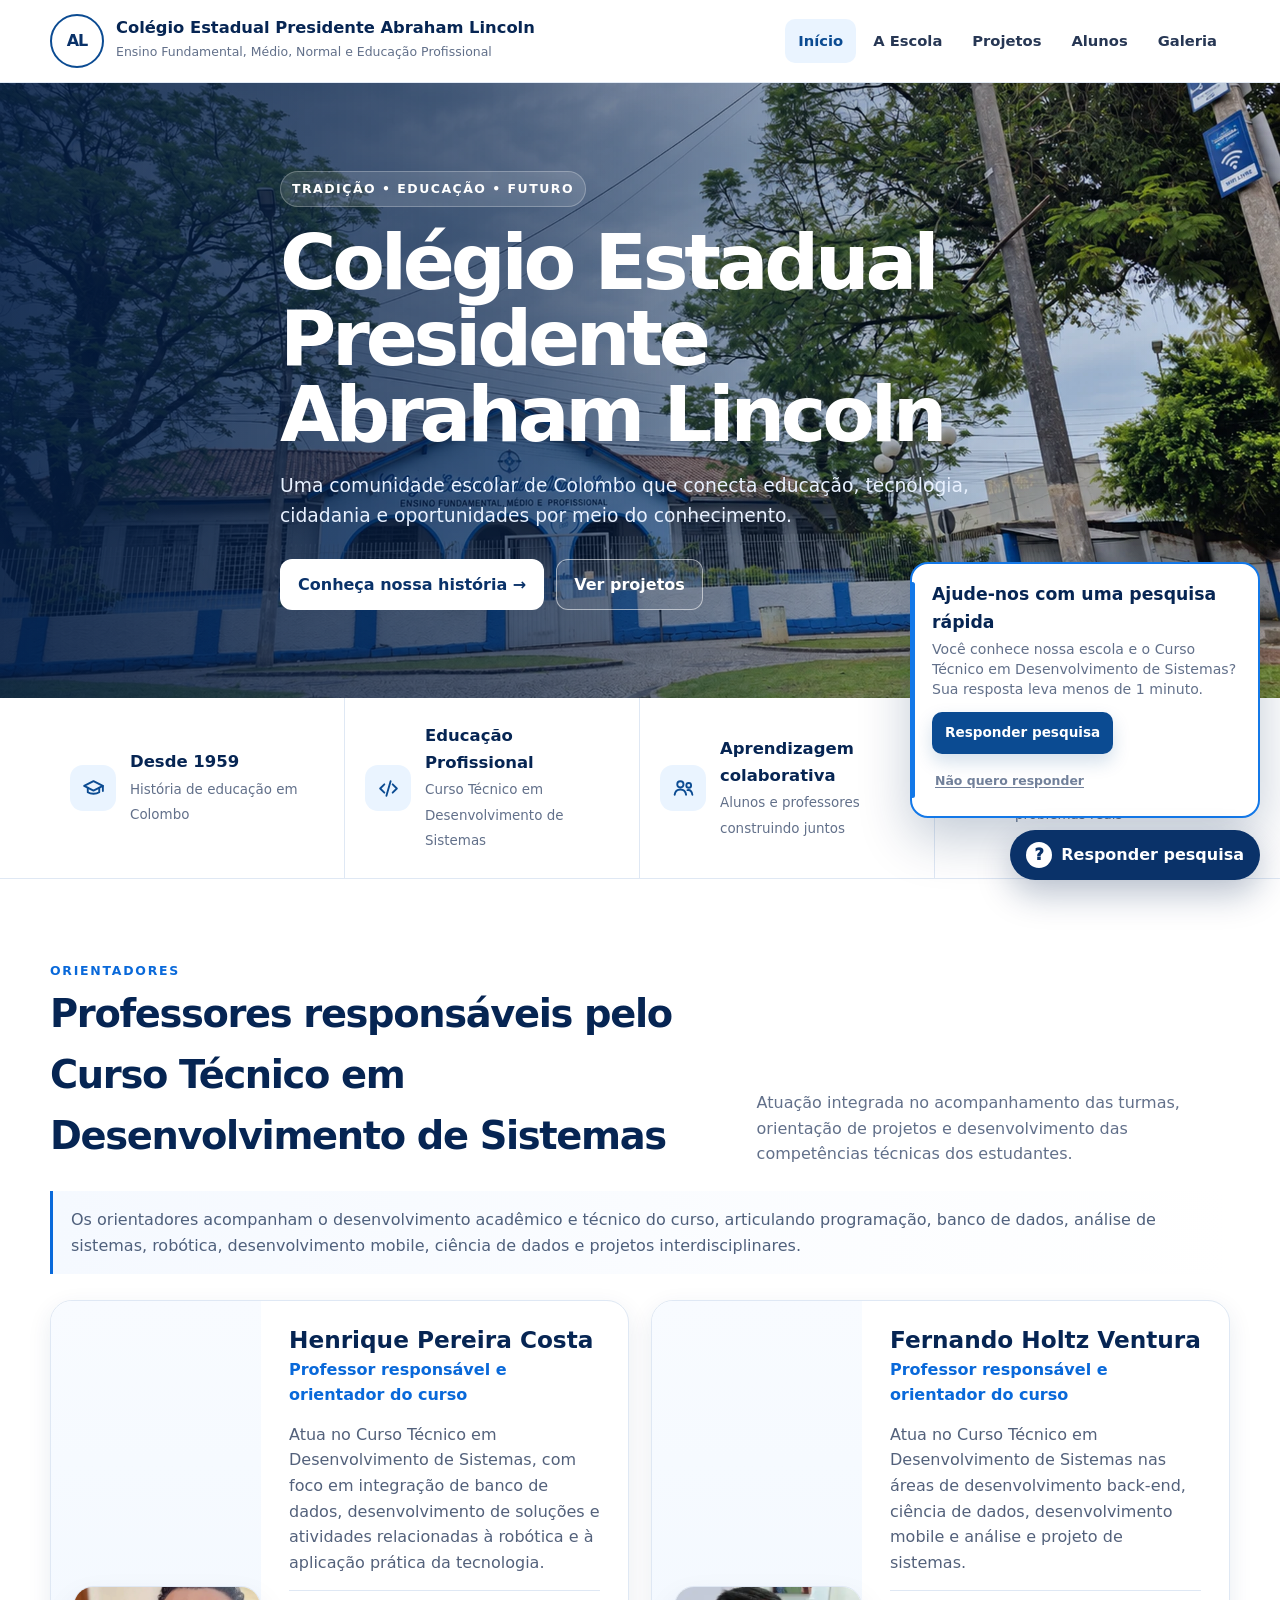
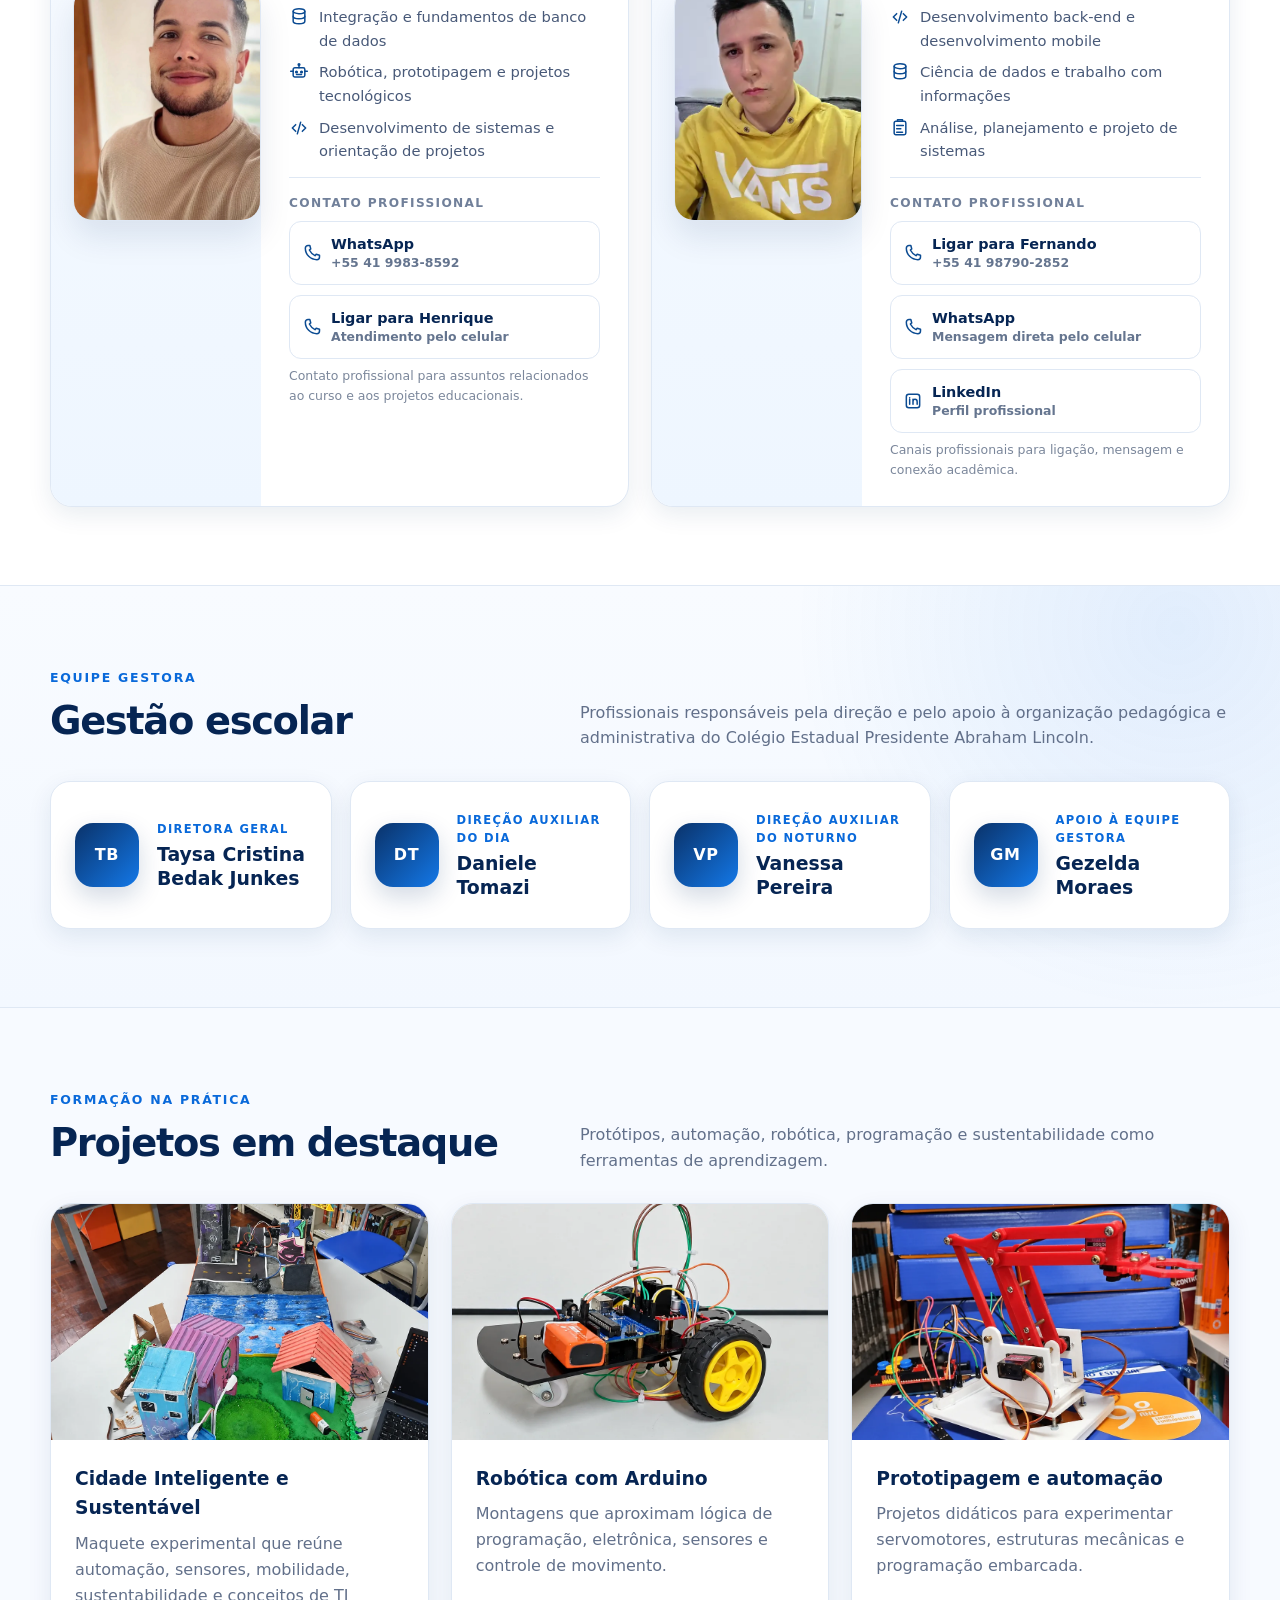
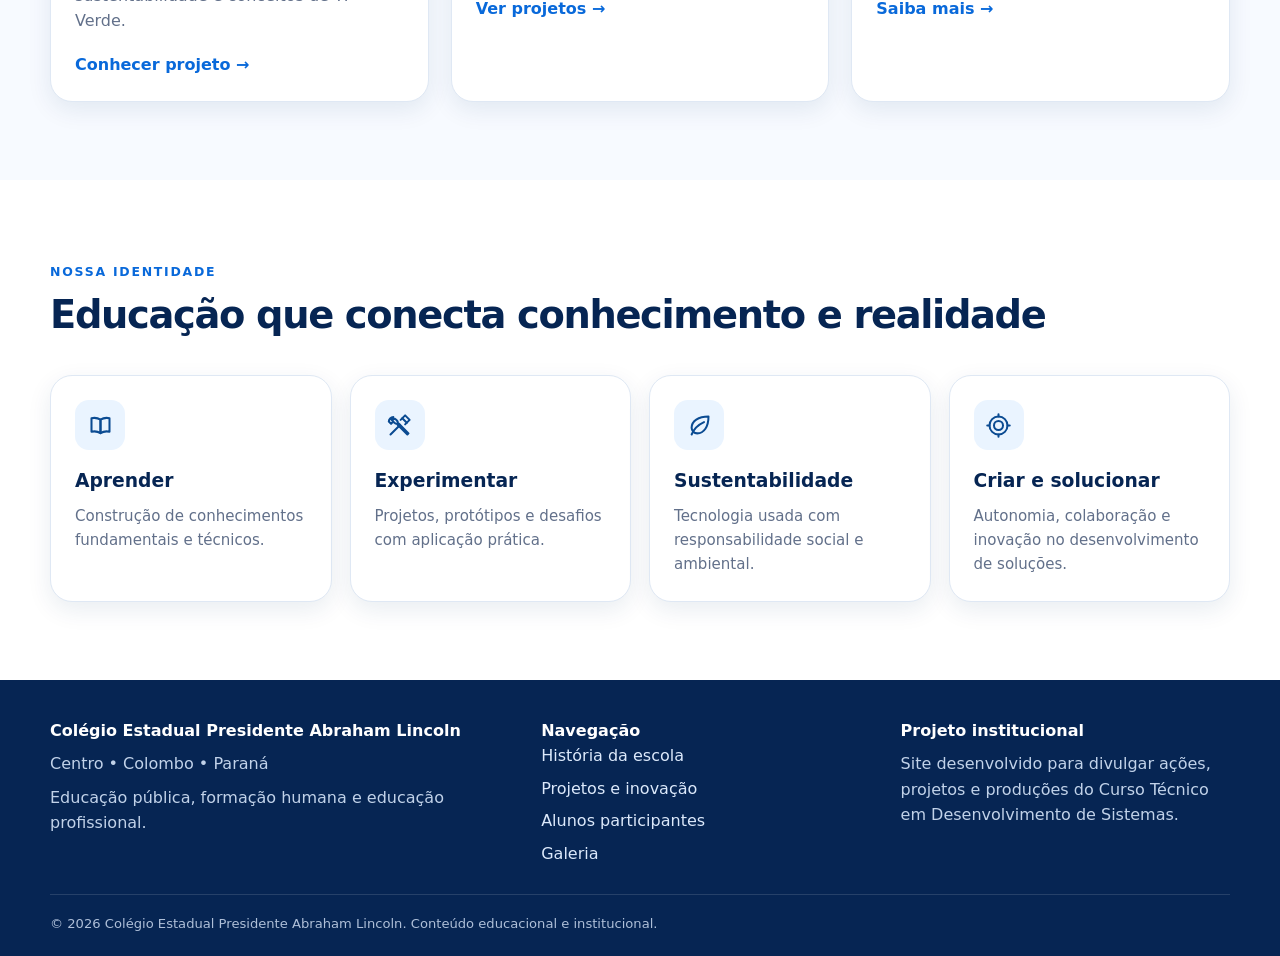
<file: index.html>
<!DOCTYPE html>
<html lang="pt-BR">
<head>
  <meta charset="UTF-8">
  <meta name="viewport" content="width=device-width, initial-scale=1.0">
  <meta name="description" content="Site institucional do Colégio Estadual Presidente Abraham Lincoln, em Colombo, Paraná.">
  <meta name="theme-color" content="#0a3269">
  <title>Início | Colégio Estadual Presidente Abraham Lincoln</title>
  <link rel="stylesheet" href="site-abraham-lincoln-v4/assets/css/style.css?v=20260924-0835">
</head>
<body data-page="inicio">
<a class="skip-link" href="#conteudo">Ir para o conteúdo</a>

<header class="site-header">
  <div class="container header-inner">
    <a class="brand" href="index.html" aria-label="Ir para a página inicial">
      <div class="brand-mark" aria-hidden="true">AL</div>
      <div class="brand-text">
        <strong>Colégio Estadual Presidente Abraham Lincoln</strong>
        <span>Ensino Fundamental, Médio, Normal e Educação Profissional</span>
      </div>
    </a>
    <button class="nav-toggle" data-nav-toggle aria-expanded="false" aria-label="Abrir menu">☰</button>
    <nav class="main-nav" data-nav aria-label="Navegação principal">
      <a href="index.html" data-page-link="inicio">Início</a>
      <a href="escola.html" data-page-link="escola">A Escola</a>
      <a href="projetos.html" data-page-link="projetos">Projetos</a>
      <a href="alunos.html" data-page-link="alunos">Alunos</a>
      <a href="galeria.html" data-page-link="galeria">Galeria</a>
    </nav>
  </div>
</header>

<main id="conteudo">

<section class="hero" aria-labelledby="titulo-principal">
  <div class="container hero-content">
    <span class="eyebrow">Tradição • educação • futuro</span>
    <h1 id="titulo-principal">Colégio Estadual Presidente Abraham Lincoln</h1>
    <p>Uma comunidade escolar de Colombo que conecta educação, tecnologia, cidadania e oportunidades por meio do conhecimento.</p>
    <div class="actions">
      <a class="btn btn-primary" href="escola.html">Conheça nossa história →</a>
      <a class="btn btn-outline" href="projetos.html">Ver projetos</a>
    </div>
  </div>
</section>


<section class="stats-strip" aria-label="Destaques">
  <div class="container stats">
    <div class="stat"><span class="stat-icon"><img class="ui-icon" src="site-abraham-lincoln-v4/assets/icons/graduation.svg" alt="" aria-hidden="true"></span><div><strong>Desde 1959</strong><span>História de educação em Colombo</span></div></div>
    <div class="stat"><span class="stat-icon"><img class="ui-icon" src="site-abraham-lincoln-v4/assets/icons/code.svg" alt="" aria-hidden="true"></span><div><strong>Educação Profissional</strong><span>Curso Técnico em Desenvolvimento de Sistemas</span></div></div>
    <div class="stat"><span class="stat-icon"><img class="ui-icon" src="site-abraham-lincoln-v4/assets/icons/users.svg" alt="" aria-hidden="true"></span><div><strong>Aprendizagem colaborativa</strong><span>Alunos e professores construindo juntos</span></div></div>
    <div class="stat"><span class="stat-icon"><img class="ui-icon" src="site-abraham-lincoln-v4/assets/icons/innovation.svg" alt="" aria-hidden="true"></span><div><strong>Projetos e inovação</strong><span>Tecnologia aplicada a problemas reais</span></div></div>
  </div>
</section>






<section class="section">
  <div class="container">
    <div class="section-head">
      <div>
        <span class="kicker">Orientadores</span>
        <h2>Professores responsáveis pelo Curso Técnico em Desenvolvimento de Sistemas</h2>
      </div>
      <p>Atuação integrada no acompanhamento das turmas, orientação de projetos e desenvolvimento das competências técnicas dos estudantes.</p>
    </div>

    <div class="mentors-intro">
      Os orientadores acompanham o desenvolvimento acadêmico e técnico do curso, articulando programação, banco de dados, análise de sistemas, robótica, desenvolvimento mobile, ciência de dados e projetos interdisciplinares.
    </div>

    <div class="grid-2">
      <article class="card mentor">
        <div class="mentor-photo-wrap">
          <img class="mentor-photo" src="site-abraham-lincoln-v4/assets/images/henrique.webp" alt="Professor Henrique Pereira Costa" loading="lazy">
        </div>
        <div class="card-body">
          <h3>Henrique Pereira Costa</h3>
          <div class="mentor-role">Professor responsável e orientador do curso</div>
          <p>Atua no Curso Técnico em Desenvolvimento de Sistemas, com foco em integração de banco de dados, desenvolvimento de soluções e atividades relacionadas à robótica e à aplicação prática da tecnologia.</p>
          <div class="mentor-expertise">
            <div class="expertise-row"><img class="ui-icon" src="site-abraham-lincoln-v4/assets/icons/database.svg" alt="" aria-hidden="true"><span>Integração e fundamentos de banco de dados</span></div>
            <div class="expertise-row"><img class="ui-icon" src="site-abraham-lincoln-v4/assets/icons/robot.svg" alt="" aria-hidden="true"><span>Robótica, prototipagem e projetos tecnológicos</span></div>
            <div class="expertise-row"><img class="ui-icon" src="site-abraham-lincoln-v4/assets/icons/code.svg" alt="" aria-hidden="true"><span>Desenvolvimento de sistemas e orientação de projetos</span></div>
          </div>
          <div class="mentor-contact">
            <span class="mentor-contact-title">Contato profissional</span>
            <div class="contact-actions">
              <a class="contact-link" href="https://wa.me/554199838592" target="_blank" rel="noopener noreferrer" aria-label="Conversar com Henrique Pereira Costa pelo WhatsApp"><img class="ui-icon" src="site-abraham-lincoln-v4/assets/icons/phone.svg" alt="" aria-hidden="true"><span><strong>WhatsApp</strong><small>+55 41 9983-8592</small></span></a>
              <a class="contact-link" href="tel:+554199838592" aria-label="Ligar para Henrique Pereira Costa"><img class="ui-icon" src="site-abraham-lincoln-v4/assets/icons/phone.svg" alt="" aria-hidden="true"><span><strong>Ligar para Henrique</strong><small>Atendimento pelo celular</small></span></a>
            </div>
            <small class="contact-note">Contato profissional para assuntos relacionados ao curso e aos projetos educacionais.</small>
          </div>
        </div>
      </article>

      <article class="card mentor">
        <div class="mentor-photo-wrap">
          <img class="mentor-photo" src="site-abraham-lincoln-v4/assets/images/fernando.webp" alt="Professor Fernando Holtz Ventura" loading="lazy">
        </div>
        <div class="card-body">
          <h3>Fernando Holtz Ventura</h3>
          <div class="mentor-role">Professor responsável e orientador do curso</div>
          <p>Atua no Curso Técnico em Desenvolvimento de Sistemas nas áreas de desenvolvimento back-end, ciência de dados, desenvolvimento mobile e análise e projeto de sistemas.</p>
          <div class="mentor-expertise">
            <div class="expertise-row"><img class="ui-icon" src="site-abraham-lincoln-v4/assets/icons/code.svg" alt="" aria-hidden="true"><span>Desenvolvimento back-end e desenvolvimento mobile</span></div>
            <div class="expertise-row"><img class="ui-icon" src="site-abraham-lincoln-v4/assets/icons/database.svg" alt="" aria-hidden="true"><span>Ciência de dados e trabalho com informações</span></div>
            <div class="expertise-row"><img class="ui-icon" src="site-abraham-lincoln-v4/assets/icons/plan.svg" alt="" aria-hidden="true"><span>Análise, planejamento e projeto de sistemas</span></div>
          </div>
          <div class="mentor-contact">
            <span class="mentor-contact-title">Contato profissional</span>
            <div class="contact-actions">
              <a class="contact-link" href="tel:+5541987902852" aria-label="Ligar para Fernando Holtz Ventura"><img class="ui-icon" src="site-abraham-lincoln-v4/assets/icons/phone.svg" alt="" aria-hidden="true"><span><strong>Ligar para Fernando</strong><small>+55 41 98790-2852</small></span></a>
              <a class="contact-link" href="https://wa.me/5541987902852" target="_blank" rel="noopener noreferrer" aria-label="Conversar com Fernando Holtz Ventura pelo WhatsApp"><img class="ui-icon" src="site-abraham-lincoln-v4/assets/icons/phone.svg" alt="" aria-hidden="true"><span><strong>WhatsApp</strong><small>Mensagem direta pelo celular</small></span></a>
              <a class="contact-link" href="https://www.linkedin.com/in/fernando-holtz-ventura-9b964a91/" target="_blank" rel="noopener noreferrer" aria-label="Abrir LinkedIn de Fernando Holtz Ventura"><img class="ui-icon" src="site-abraham-lincoln-v4/assets/icons/linkedin.svg" alt="" aria-hidden="true"><span><strong>LinkedIn</strong><small>Perfil profissional</small></span></a>
            </div>
            <small class="contact-note">Canais profissionais para ligação, mensagem e conexão acadêmica.</small>
          </div>
        </div>
      </article>
    </div>
  </div>
</section>

<section class="section management-section" id="equipe-gestora">
  <div class="container">
    <div class="section-head">
      <div>
        <span class="kicker">Equipe gestora</span>
        <h2>Gestão escolar</h2>
      </div>
      <p>Profissionais responsáveis pela direção e pelo apoio à organização pedagógica e administrativa do Colégio Estadual Presidente Abraham Lincoln.</p>
    </div>

    <div class="management-grid" aria-label="Equipe gestora da escola">
      <article class="management-card">
        <div class="management-badge" aria-hidden="true">TB</div>
        <div>
          <span class="management-label">Diretora Geral</span>
          <h3>Taysa Cristina Bedak Junkes</h3>
        </div>
      </article>

      <article class="management-card">
        <div class="management-badge" aria-hidden="true">DT</div>
        <div>
          <span class="management-label">Direção Auxiliar do Dia</span>
          <h3>Daniele Tomazi</h3>
        </div>
      </article>

      <article class="management-card">
        <div class="management-badge" aria-hidden="true">VP</div>
        <div>
          <span class="management-label">Direção Auxiliar do Noturno</span>
          <h3>Vanessa Pereira</h3>
        </div>
      </article>

      <article class="management-card">
        <div class="management-badge" aria-hidden="true">GM</div>
        <div>
          <span class="management-label">Apoio à equipe gestora</span>
          <h3>Gezelda Moraes</h3>
        </div>
      </article>

    </div>
  </div>
</section>

<section class="section section-alt">
  <div class="container">
    <div class="section-head">
      <div>
        <span class="kicker">Formação na prática</span>
        <h2>Projetos em destaque</h2>
      </div>
      <p>Protótipos, automação, robótica, programação e sustentabilidade como ferramentas de aprendizagem.</p>
    </div>
    <div class="grid-3">
      <article class="card project-card">
        <img src="site-abraham-lincoln-v4/assets/images/cidade-inteligente.webp" alt="Maquete de cidade inteligente desenvolvida por estudantes" loading="lazy">
        <div class="card-body"><h3>Cidade Inteligente e Sustentável</h3><p>Maquete experimental que reúne automação, sensores, mobilidade, sustentabilidade e conceitos de TI Verde.</p><a class="text-link" href="projetos.html#cidade">Conhecer projeto →</a></div>
      </article>
      <article class="card project-card">
        <img src="site-abraham-lincoln-v4/assets/images/robo-seguidor.webp" alt="Robô seguidor de linha com Arduino" loading="lazy">
        <div class="card-body"><h3>Robótica com Arduino</h3><p>Montagens que aproximam lógica de programação, eletrônica, sensores e controle de movimento.</p><a class="text-link" href="projetos.html#robotica">Ver projetos →</a></div>
      </article>
      <article class="card project-card">
        <img src="site-abraham-lincoln-v4/assets/images/braco-robotico.webp" alt="Braço robótico didático" loading="lazy">
        <div class="card-body"><h3>Prototipagem e automação</h3><p>Projetos didáticos para experimentar servomotores, estruturas mecânicas e programação embarcada.</p><a class="text-link" href="projetos.html#robotica">Saiba mais →</a></div>
      </article>
    </div>
  </div>
</section>


<section class="section">
  <div class="container">
    <div class="section-head">
      <div><span class="kicker">Nossa identidade</span><h2>Educação que conecta conhecimento e realidade</h2></div>
    </div>
    <div class="grid-4">
      <div class="card feature-card"><div class="icon"><img class="ui-icon" src="site-abraham-lincoln-v4/assets/icons/book.svg" alt="" aria-hidden="true"></div><h3>Aprender</h3><p>Construção de conhecimentos fundamentais e técnicos.</p></div>
      <div class="card feature-card"><div class="icon"><img class="ui-icon" src="site-abraham-lincoln-v4/assets/icons/tools.svg" alt="" aria-hidden="true"></div><h3>Experimentar</h3><p>Projetos, protótipos e desafios com aplicação prática.</p></div>
      <div class="card feature-card"><div class="icon"><img class="ui-icon" src="site-abraham-lincoln-v4/assets/icons/leaf.svg" alt="" aria-hidden="true"></div><h3>Sustentabilidade</h3><p>Tecnologia usada com responsabilidade social e ambiental.</p></div>
      <div class="card feature-card"><div class="icon"><img class="ui-icon" src="site-abraham-lincoln-v4/assets/icons/target.svg" alt="" aria-hidden="true"></div><h3>Criar e solucionar</h3><p>Autonomia, colaboração e inovação no desenvolvimento de soluções.</p></div>
    </div>
  </div>
</section>


</main>

<footer class="site-footer">
  <div class="container">
    <div class="footer-grid">
      <div>
        <strong>Colégio Estadual Presidente Abraham Lincoln</strong>
        <p>Centro • Colombo • Paraná</p>
        <p>Educação pública, formação humana e educação profissional.</p>
      </div>
      <div>
        <strong>Navegação</strong>
        <div class="footer-nav">
          <a href="escola.html">História da escola</a>
          <a href="projetos.html">Projetos e inovação</a>
          <a href="alunos.html">Alunos participantes</a>
          <a href="galeria.html">Galeria</a>
        </div>
      </div>
      <div>
        <strong>Projeto institucional</strong>
        <p>Site desenvolvido para divulgar ações, projetos e produções do Curso Técnico em Desenvolvimento de Sistemas.</p>
      </div>
    </div>
    <div class="footer-bottom">
      © <span data-year></span> Colégio Estadual Presidente Abraham Lincoln. Conteúdo educacional e institucional.
    </div>
  </div>
</footer>
<script src="site-abraham-lincoln-v4/assets/js/main.js?v=20260924-0835"></script>

</body>
</html>
</file>
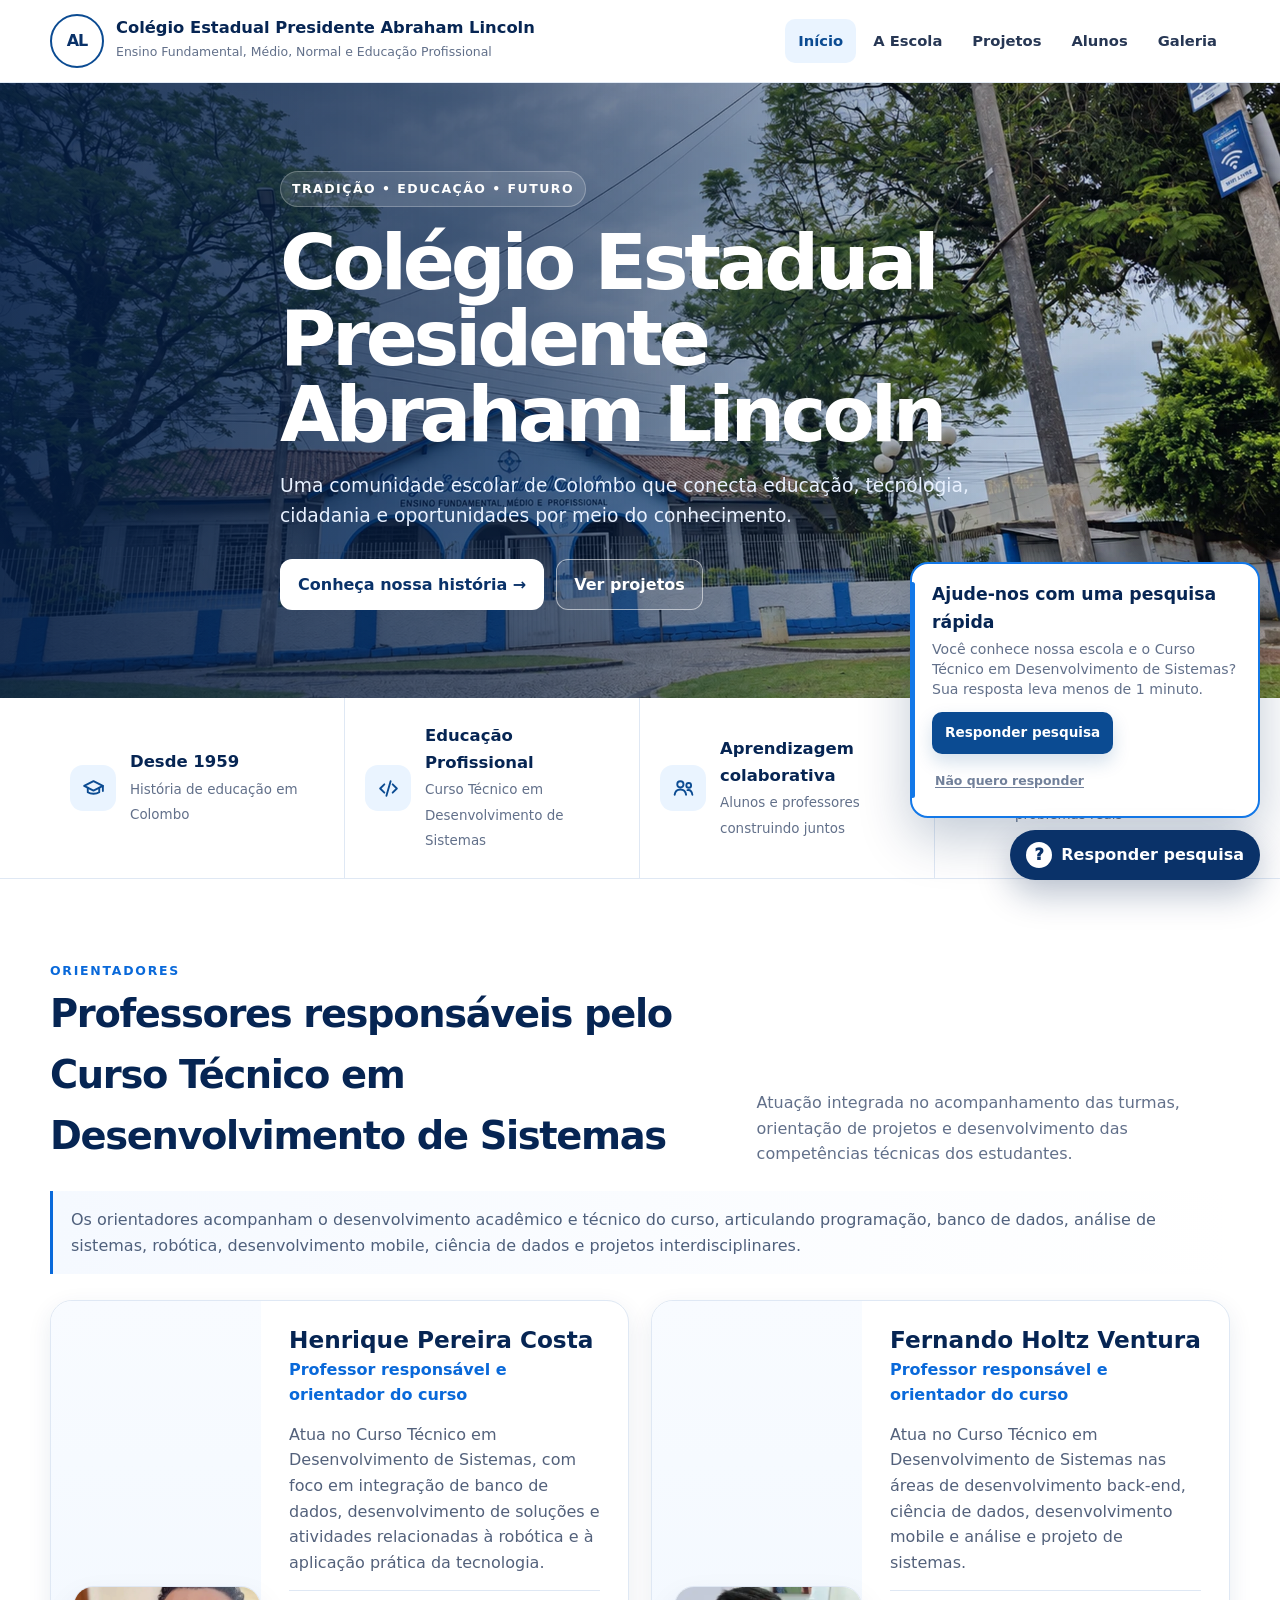
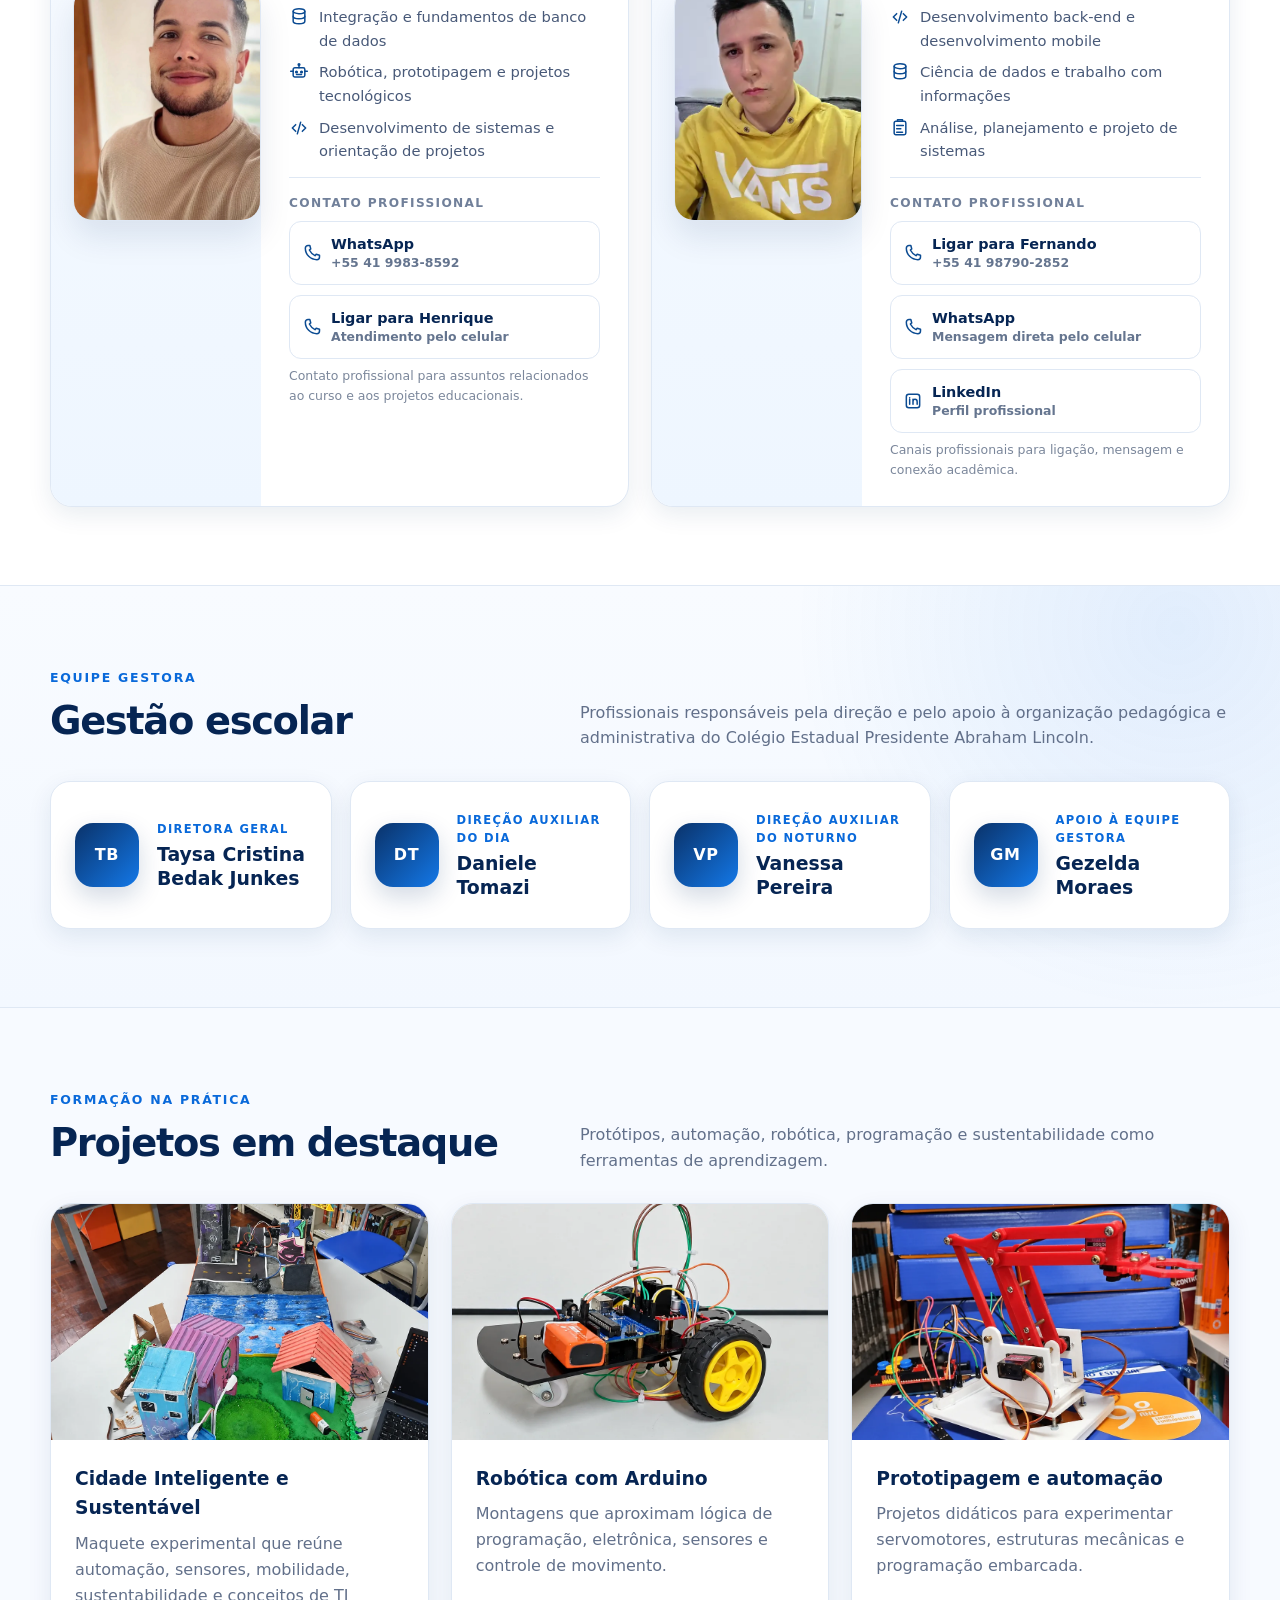
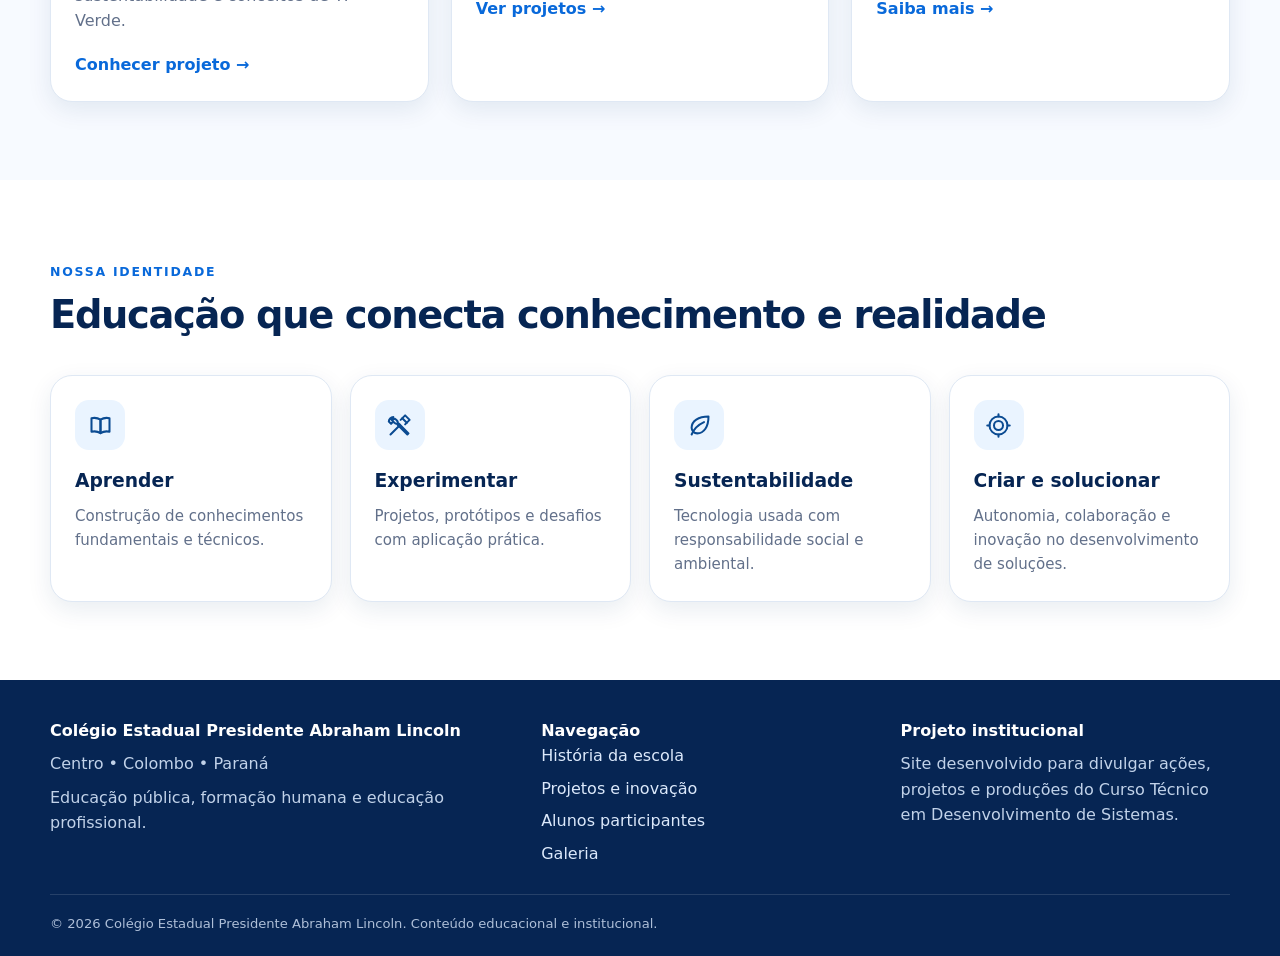
<file: site-abraham-lincoln-v4/index.html>
<!DOCTYPE html>
<html lang="pt-BR">
<head>
  <meta charset="UTF-8">
  <meta name="viewport" content="width=device-width, initial-scale=1.0">
  <meta name="description" content="Site institucional do Colégio Estadual Presidente Abraham Lincoln, em Colombo, Paraná.">
  <meta name="theme-color" content="#0a3269">
  <title>Início | Colégio Estadual Presidente Abraham Lincoln</title>
  <link rel="stylesheet" href="assets/css/style.css?v=20260924-0835">
</head>
<body data-page="inicio">
<a class="skip-link" href="#conteudo">Ir para o conteúdo</a>

<header class="site-header">
  <div class="container header-inner">
    <a class="brand" href="index.html" aria-label="Ir para a página inicial">
      <div class="brand-mark" aria-hidden="true">AL</div>
      <div class="brand-text">
        <strong>Colégio Estadual Presidente Abraham Lincoln</strong>
        <span>Ensino Fundamental, Médio, Normal e Educação Profissional</span>
      </div>
    </a>
    <button class="nav-toggle" data-nav-toggle aria-expanded="false" aria-label="Abrir menu">☰</button>
    <nav class="main-nav" data-nav aria-label="Navegação principal">
      <a href="index.html" data-page-link="inicio">Início</a>
      <a href="escola.html" data-page-link="escola">A Escola</a>
      <a href="projetos.html" data-page-link="projetos">Projetos</a>
      <a href="alunos.html" data-page-link="alunos">Alunos</a>
      <a href="galeria.html" data-page-link="galeria">Galeria</a>
    </nav>
  </div>
</header>

<main id="conteudo">

<section class="hero" aria-labelledby="titulo-principal">
  <div class="container hero-content">
    <span class="eyebrow">Tradição • educação • futuro</span>
    <h1 id="titulo-principal">Colégio Estadual Presidente Abraham Lincoln</h1>
    <p>Uma comunidade escolar de Colombo que conecta educação, tecnologia, cidadania e oportunidades por meio do conhecimento.</p>
    <div class="actions">
      <a class="btn btn-primary" href="escola.html">Conheça nossa história →</a>
      <a class="btn btn-outline" href="projetos.html">Ver projetos</a>
    </div>
  </div>
</section>


<section class="stats-strip" aria-label="Destaques">
  <div class="container stats">
    <div class="stat"><span class="stat-icon"><img class="ui-icon" src="assets/icons/graduation.svg" alt="" aria-hidden="true"></span><div><strong>Desde 1959</strong><span>História de educação em Colombo</span></div></div>
    <div class="stat"><span class="stat-icon"><img class="ui-icon" src="assets/icons/code.svg" alt="" aria-hidden="true"></span><div><strong>Educação Profissional</strong><span>Curso Técnico em Desenvolvimento de Sistemas</span></div></div>
    <div class="stat"><span class="stat-icon"><img class="ui-icon" src="assets/icons/users.svg" alt="" aria-hidden="true"></span><div><strong>Aprendizagem colaborativa</strong><span>Alunos e professores construindo juntos</span></div></div>
    <div class="stat"><span class="stat-icon"><img class="ui-icon" src="assets/icons/innovation.svg" alt="" aria-hidden="true"></span><div><strong>Projetos e inovação</strong><span>Tecnologia aplicada a problemas reais</span></div></div>
  </div>
</section>






<section class="section">
  <div class="container">
    <div class="section-head">
      <div>
        <span class="kicker">Orientadores</span>
        <h2>Professores responsáveis pelo Curso Técnico em Desenvolvimento de Sistemas</h2>
      </div>
      <p>Atuação integrada no acompanhamento das turmas, orientação de projetos e desenvolvimento das competências técnicas dos estudantes.</p>
    </div>

    <div class="mentors-intro">
      Os orientadores acompanham o desenvolvimento acadêmico e técnico do curso, articulando programação, banco de dados, análise de sistemas, robótica, desenvolvimento mobile, ciência de dados e projetos interdisciplinares.
    </div>

    <div class="grid-2">
      <article class="card mentor">
        <div class="mentor-photo-wrap">
          <img class="mentor-photo" src="assets/images/henrique.webp" alt="Professor Henrique Pereira Costa" loading="lazy">
        </div>
        <div class="card-body">
          <h3>Henrique Pereira Costa</h3>
          <div class="mentor-role">Professor responsável e orientador do curso</div>
          <p>Atua no Curso Técnico em Desenvolvimento de Sistemas, com foco em integração de banco de dados, desenvolvimento de soluções e atividades relacionadas à robótica e à aplicação prática da tecnologia.</p>
          <div class="mentor-expertise">
            <div class="expertise-row"><img class="ui-icon" src="assets/icons/database.svg" alt="" aria-hidden="true"><span>Integração e fundamentos de banco de dados</span></div>
            <div class="expertise-row"><img class="ui-icon" src="assets/icons/robot.svg" alt="" aria-hidden="true"><span>Robótica, prototipagem e projetos tecnológicos</span></div>
            <div class="expertise-row"><img class="ui-icon" src="assets/icons/code.svg" alt="" aria-hidden="true"><span>Desenvolvimento de sistemas e orientação de projetos</span></div>
          </div>
          <div class="mentor-contact">
            <span class="mentor-contact-title">Contato profissional</span>
            <div class="contact-actions">
              <a class="contact-link" href="https://wa.me/554199838592" target="_blank" rel="noopener noreferrer" aria-label="Conversar com Henrique Pereira Costa pelo WhatsApp"><img class="ui-icon" src="assets/icons/phone.svg" alt="" aria-hidden="true"><span><strong>WhatsApp</strong><small>+55 41 9983-8592</small></span></a>
              <a class="contact-link" href="tel:+554199838592" aria-label="Ligar para Henrique Pereira Costa"><img class="ui-icon" src="assets/icons/phone.svg" alt="" aria-hidden="true"><span><strong>Ligar para Henrique</strong><small>Atendimento pelo celular</small></span></a>
            </div>
            <small class="contact-note">Contato profissional para assuntos relacionados ao curso e aos projetos educacionais.</small>
          </div>
        </div>
      </article>

      <article class="card mentor">
        <div class="mentor-photo-wrap">
          <img class="mentor-photo" src="assets/images/fernando.webp" alt="Professor Fernando Holtz Ventura" loading="lazy">
        </div>
        <div class="card-body">
          <h3>Fernando Holtz Ventura</h3>
          <div class="mentor-role">Professor responsável e orientador do curso</div>
          <p>Atua no Curso Técnico em Desenvolvimento de Sistemas nas áreas de desenvolvimento back-end, ciência de dados, desenvolvimento mobile e análise e projeto de sistemas.</p>
          <div class="mentor-expertise">
            <div class="expertise-row"><img class="ui-icon" src="assets/icons/code.svg" alt="" aria-hidden="true"><span>Desenvolvimento back-end e desenvolvimento mobile</span></div>
            <div class="expertise-row"><img class="ui-icon" src="assets/icons/database.svg" alt="" aria-hidden="true"><span>Ciência de dados e trabalho com informações</span></div>
            <div class="expertise-row"><img class="ui-icon" src="assets/icons/plan.svg" alt="" aria-hidden="true"><span>Análise, planejamento e projeto de sistemas</span></div>
          </div>
          <div class="mentor-contact">
            <span class="mentor-contact-title">Contato profissional</span>
            <div class="contact-actions">
              <a class="contact-link" href="tel:+5541987902852" aria-label="Ligar para Fernando Holtz Ventura"><img class="ui-icon" src="assets/icons/phone.svg" alt="" aria-hidden="true"><span><strong>Ligar para Fernando</strong><small>+55 41 98790-2852</small></span></a>
              <a class="contact-link" href="https://wa.me/5541987902852" target="_blank" rel="noopener noreferrer" aria-label="Conversar com Fernando Holtz Ventura pelo WhatsApp"><img class="ui-icon" src="assets/icons/phone.svg" alt="" aria-hidden="true"><span><strong>WhatsApp</strong><small>Mensagem direta pelo celular</small></span></a>
              <a class="contact-link" href="https://www.linkedin.com/in/fernando-holtz-ventura-9b964a91/" target="_blank" rel="noopener noreferrer" aria-label="Abrir LinkedIn de Fernando Holtz Ventura"><img class="ui-icon" src="assets/icons/linkedin.svg" alt="" aria-hidden="true"><span><strong>LinkedIn</strong><small>Perfil profissional</small></span></a>
            </div>
            <small class="contact-note">Canais profissionais para ligação, mensagem e conexão acadêmica.</small>
          </div>
        </div>
      </article>
    </div>
  </div>
</section>

<section class="section management-section" id="equipe-gestora">
  <div class="container">
    <div class="section-head">
      <div>
        <span class="kicker">Equipe gestora</span>
        <h2>Gestão escolar</h2>
      </div>
      <p>Profissionais responsáveis pela direção e pelo apoio à organização pedagógica e administrativa do Colégio Estadual Presidente Abraham Lincoln.</p>
    </div>

    <div class="management-grid" aria-label="Equipe gestora da escola">
      <article class="management-card">
        <div class="management-badge" aria-hidden="true">TB</div>
        <div>
          <span class="management-label">Diretora Geral</span>
          <h3>Taysa Cristina Bedak Junkes</h3>
        </div>
      </article>

      <article class="management-card">
        <div class="management-badge" aria-hidden="true">DT</div>
        <div>
          <span class="management-label">Direção Auxiliar do Dia</span>
          <h3>Daniele Tomazi</h3>
        </div>
      </article>

      <article class="management-card">
        <div class="management-badge" aria-hidden="true">VP</div>
        <div>
          <span class="management-label">Direção Auxiliar do Noturno</span>
          <h3>Vanessa Pereira</h3>
        </div>
      </article>

      <article class="management-card">
        <div class="management-badge" aria-hidden="true">GM</div>
        <div>
          <span class="management-label">Apoio à equipe gestora</span>
          <h3>Gezelda Moraes</h3>
        </div>
      </article>

    </div>
  </div>
</section>

<section class="section section-alt">
  <div class="container">
    <div class="section-head">
      <div>
        <span class="kicker">Formação na prática</span>
        <h2>Projetos em destaque</h2>
      </div>
      <p>Protótipos, automação, robótica, programação e sustentabilidade como ferramentas de aprendizagem.</p>
    </div>
    <div class="grid-3">
      <article class="card project-card">
        <img src="assets/images/cidade-inteligente.webp" alt="Maquete de cidade inteligente desenvolvida por estudantes" loading="lazy">
        <div class="card-body"><h3>Cidade Inteligente e Sustentável</h3><p>Maquete experimental que reúne automação, sensores, mobilidade, sustentabilidade e conceitos de TI Verde.</p><a class="text-link" href="projetos.html#cidade">Conhecer projeto →</a></div>
      </article>
      <article class="card project-card">
        <img src="assets/images/robo-seguidor.webp" alt="Robô seguidor de linha com Arduino" loading="lazy">
        <div class="card-body"><h3>Robótica com Arduino</h3><p>Montagens que aproximam lógica de programação, eletrônica, sensores e controle de movimento.</p><a class="text-link" href="projetos.html#robotica">Ver projetos →</a></div>
      </article>
      <article class="card project-card">
        <img src="assets/images/braco-robotico.webp" alt="Braço robótico didático" loading="lazy">
        <div class="card-body"><h3>Prototipagem e automação</h3><p>Projetos didáticos para experimentar servomotores, estruturas mecânicas e programação embarcada.</p><a class="text-link" href="projetos.html#robotica">Saiba mais →</a></div>
      </article>
    </div>
  </div>
</section>


<section class="section">
  <div class="container">
    <div class="section-head">
      <div><span class="kicker">Nossa identidade</span><h2>Educação que conecta conhecimento e realidade</h2></div>
    </div>
    <div class="grid-4">
      <div class="card feature-card"><div class="icon"><img class="ui-icon" src="assets/icons/book.svg" alt="" aria-hidden="true"></div><h3>Aprender</h3><p>Construção de conhecimentos fundamentais e técnicos.</p></div>
      <div class="card feature-card"><div class="icon"><img class="ui-icon" src="assets/icons/tools.svg" alt="" aria-hidden="true"></div><h3>Experimentar</h3><p>Projetos, protótipos e desafios com aplicação prática.</p></div>
      <div class="card feature-card"><div class="icon"><img class="ui-icon" src="assets/icons/leaf.svg" alt="" aria-hidden="true"></div><h3>Sustentabilidade</h3><p>Tecnologia usada com responsabilidade social e ambiental.</p></div>
      <div class="card feature-card"><div class="icon"><img class="ui-icon" src="assets/icons/target.svg" alt="" aria-hidden="true"></div><h3>Criar e solucionar</h3><p>Autonomia, colaboração e inovação no desenvolvimento de soluções.</p></div>
    </div>
  </div>
</section>


</main>

<footer class="site-footer">
  <div class="container">
    <div class="footer-grid">
      <div>
        <strong>Colégio Estadual Presidente Abraham Lincoln</strong>
        <p>Centro • Colombo • Paraná</p>
        <p>Educação pública, formação humana e educação profissional.</p>
      </div>
      <div>
        <strong>Navegação</strong>
        <div class="footer-nav">
          <a href="escola.html">História da escola</a>
          <a href="projetos.html">Projetos e inovação</a>
          <a href="alunos.html">Alunos participantes</a>
          <a href="galeria.html">Galeria</a>
        </div>
      </div>
      <div>
        <strong>Projeto institucional</strong>
        <p>Site desenvolvido para divulgar ações, projetos e produções do Curso Técnico em Desenvolvimento de Sistemas.</p>
      </div>
    </div>
    <div class="footer-bottom">
      © <span data-year></span> Colégio Estadual Presidente Abraham Lincoln. Conteúdo educacional e institucional.
    </div>
  </div>
</footer>
<script src="assets/js/main.js?v=20260924-0835"></script>

</body>
</html>
</file>
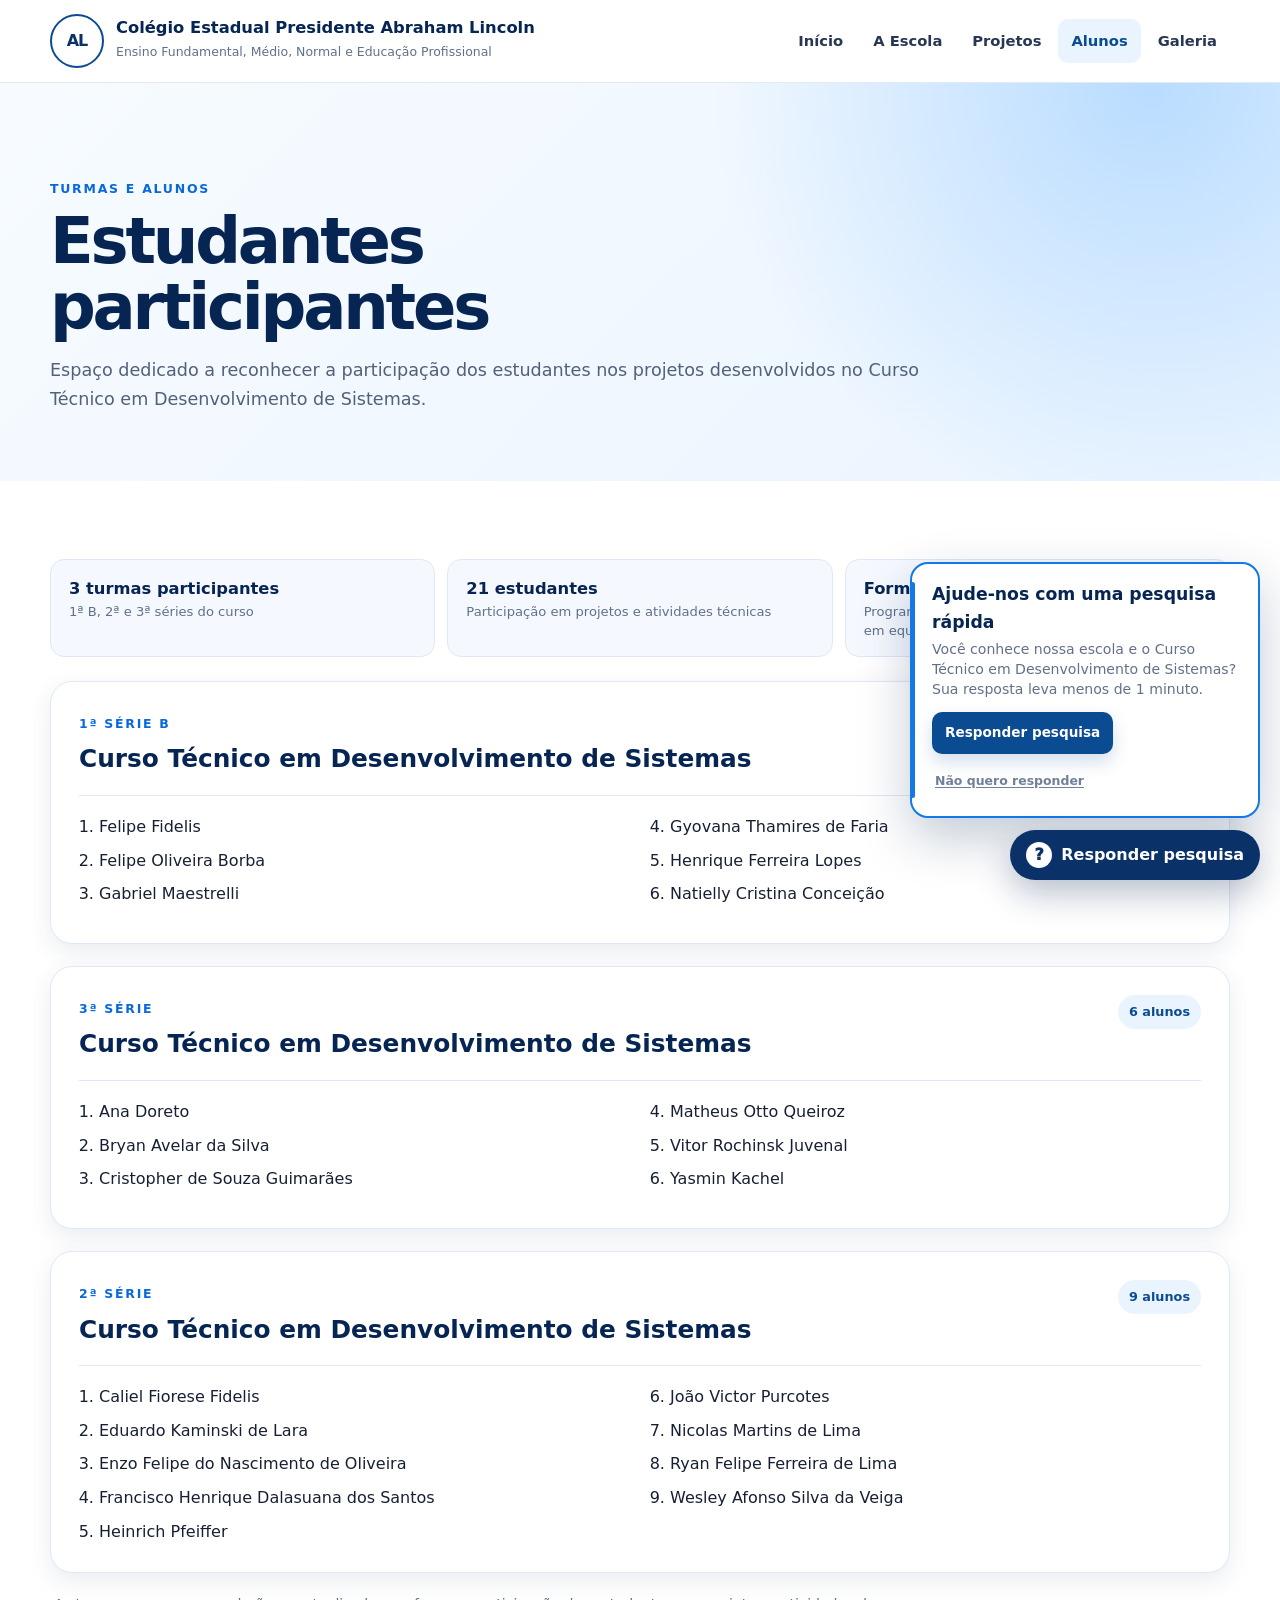
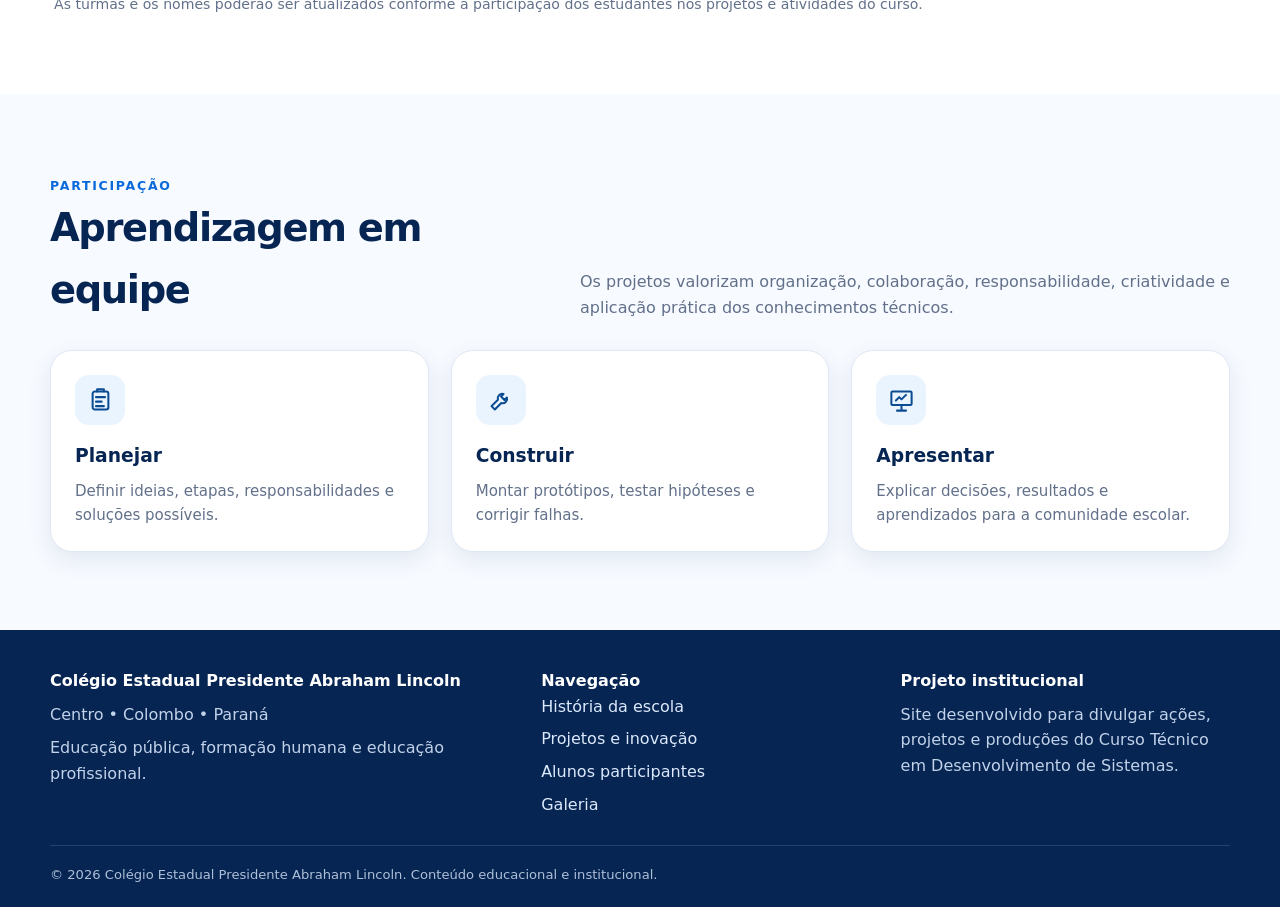
<file: alunos.html>
<!DOCTYPE html>
<html lang="pt-BR">
<head>
  <meta charset="UTF-8">
  <meta name="viewport" content="width=device-width, initial-scale=1.0">
  <meta name="description" content="Estudantes participantes dos projetos do Curso Técnico em Desenvolvimento de Sistemas.">
  <meta name="theme-color" content="#0a3269">
  <title>Alunos | Colégio Estadual Presidente Abraham Lincoln</title>
  <link rel="stylesheet" href="site-abraham-lincoln-v4/assets/css/style.css?v=20260924-0835">
</head>
<body data-page="alunos">
<a class="skip-link" href="#conteudo">Ir para o conteúdo</a>

<header class="site-header">
  <div class="container header-inner">
    <a class="brand" href="index.html" aria-label="Ir para a página inicial">
      <div class="brand-mark" aria-hidden="true">AL</div>
      <div class="brand-text">
        <strong>Colégio Estadual Presidente Abraham Lincoln</strong>
        <span>Ensino Fundamental, Médio, Normal e Educação Profissional</span>
      </div>
    </a>
    <button class="nav-toggle" data-nav-toggle aria-expanded="false" aria-label="Abrir menu">☰</button>
    <nav class="main-nav" data-nav aria-label="Navegação principal">
      <a href="index.html" data-page-link="inicio">Início</a>
      <a href="escola.html" data-page-link="escola">A Escola</a>
      <a href="projetos.html" data-page-link="projetos">Projetos</a>
      <a href="alunos.html" data-page-link="alunos">Alunos</a>
      <a href="galeria.html" data-page-link="galeria">Galeria</a>
    </nav>
  </div>
</header>

<main id="conteudo">

<section class="page-hero">
  <div class="container">
    <span class="kicker">Turmas e alunos</span>
    <h1>Estudantes participantes</h1>
    <p>Espaço dedicado a reconhecer a participação dos estudantes nos projetos desenvolvidos no Curso Técnico em Desenvolvimento de Sistemas.</p>
  </div>
</section>

<section class="section">
  <div class="container">
    <div class="student-summary">
      <div><strong>3 turmas participantes</strong><span>1ª B, 2ª e 3ª séries do curso</span></div>
      <div><strong>21 estudantes</strong><span>Participação em projetos e atividades técnicas</span></div>
      <div><strong>Formação prática</strong><span>Programação, robótica, sustentabilidade e trabalho em equipe</span></div>
    </div>

    <div class="student-groups">
      <article class="card student-panel student-group">
        <div class="student-group-head">
          <div>
            <span class="kicker">1ª série B</span>
            <h2>Curso Técnico em Desenvolvimento de Sistemas</h2>
          </div>
          <span class="student-count">6 alunos</span>
        </div>
        <ol class="student-list">
              <li>Felipe Fidelis</li>
              <li>Felipe Oliveira Borba</li>
              <li>Gabriel Maestrelli</li>
              <li>Gyovana Thamires de Faria</li>
              <li>Henrique Ferreira Lopes</li>
              <li>Natielly Cristina Conceição</li>
        </ol>
      </article>

      <article class="card student-panel student-group">
        <div class="student-group-head">
          <div>
            <span class="kicker">3ª série</span>
            <h2>Curso Técnico em Desenvolvimento de Sistemas</h2>
          </div>
          <span class="student-count">6 alunos</span>
        </div>
        <ol class="student-list">
              <li>Ana Doreto</li>
              <li>Bryan Avelar da Silva</li>
              <li>Cristopher de Souza Guimarães</li>
              <li>Matheus Otto Queiroz</li>
              <li>Vitor Rochinsk Juvenal</li>
              <li>Yasmin Kachel</li>
        </ol>
      </article>

      <article class="card student-panel student-group">
        <div class="student-group-head">
          <div>
            <span class="kicker">2ª série</span>
            <h2>Curso Técnico em Desenvolvimento de Sistemas</h2>
          </div>
          <span class="student-count">9 alunos</span>
        </div>
        <ol class="student-list">
              <li>Caliel Fiorese Fidelis</li>
              <li>Eduardo Kaminski de Lara</li>
              <li>Enzo Felipe do Nascimento de Oliveira</li>
              <li>Francisco Henrique Dalasuana dos Santos</li>
              <li>Heinrich Pfeiffer</li>
              <li>João Victor Purcotes</li>
              <li>Nicolas Martins de Lima</li>
              <li>Ryan Felipe Ferreira de Lima</li>
              <li>Wesley Afonso Silva da Veiga</li>
        </ol>
      </article>
    </div>

    <p class="student-update-note">As turmas e os nomes poderão ser atualizados conforme a participação dos estudantes nos projetos e atividades do curso.</p>
  </div>
</section>

<section class="section section-alt">
  <div class="container">
    <div class="section-head">
      <div><span class="kicker">Participação</span><h2>Aprendizagem em equipe</h2></div>
      <p>Os projetos valorizam organização, colaboração, responsabilidade, criatividade e aplicação prática dos conhecimentos técnicos.</p>
    </div>
    <div class="grid-3">
      <div class="card feature-card"><div class="icon"><img class="ui-icon" src="site-abraham-lincoln-v4/assets/icons/plan.svg" alt="" aria-hidden="true"></div><h3>Planejar</h3><p>Definir ideias, etapas, responsabilidades e soluções possíveis.</p></div>
      <div class="card feature-card"><div class="icon"><img class="ui-icon" src="site-abraham-lincoln-v4/assets/icons/build.svg" alt="" aria-hidden="true"></div><h3>Construir</h3><p>Montar protótipos, testar hipóteses e corrigir falhas.</p></div>
      <div class="card feature-card"><div class="icon"><img class="ui-icon" src="site-abraham-lincoln-v4/assets/icons/presentation.svg" alt="" aria-hidden="true"></div><h3>Apresentar</h3><p>Explicar decisões, resultados e aprendizados para a comunidade escolar.</p></div>
    </div>
  </div>
</section>


</main>

<footer class="site-footer">
  <div class="container">
    <div class="footer-grid">
      <div>
        <strong>Colégio Estadual Presidente Abraham Lincoln</strong>
        <p>Centro • Colombo • Paraná</p>
        <p>Educação pública, formação humana e educação profissional.</p>
      </div>
      <div>
        <strong>Navegação</strong>
        <div class="footer-nav">
          <a href="escola.html">História da escola</a>
          <a href="projetos.html">Projetos e inovação</a>
          <a href="alunos.html">Alunos participantes</a>
          <a href="galeria.html">Galeria</a>
        </div>
      </div>
      <div>
        <strong>Projeto institucional</strong>
        <p>Site desenvolvido para divulgar ações, projetos e produções do Curso Técnico em Desenvolvimento de Sistemas.</p>
      </div>
    </div>
    <div class="footer-bottom">
      © <span data-year></span> Colégio Estadual Presidente Abraham Lincoln. Conteúdo educacional e institucional.
    </div>
  </div>
</footer>
<script src="site-abraham-lincoln-v4/assets/js/main.js?v=20260924-0835"></script>

</body>
</html>
</file>
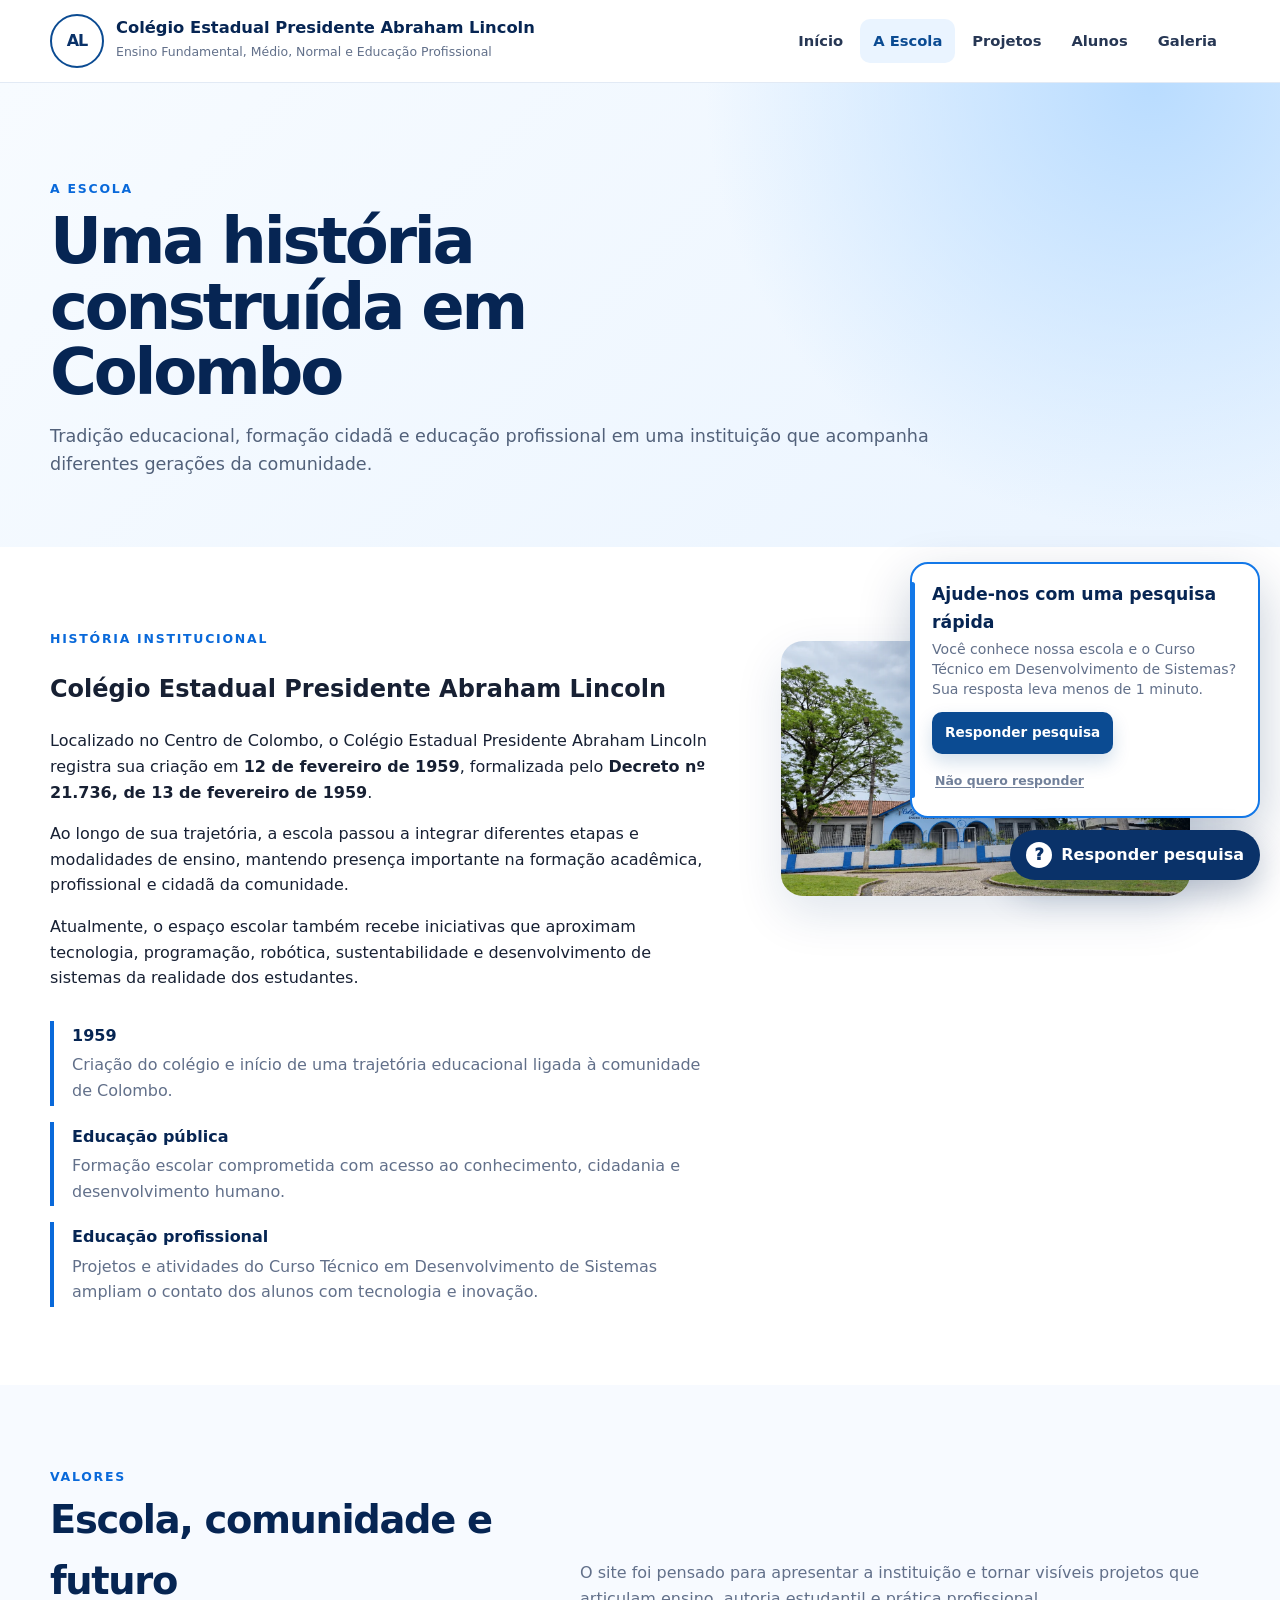
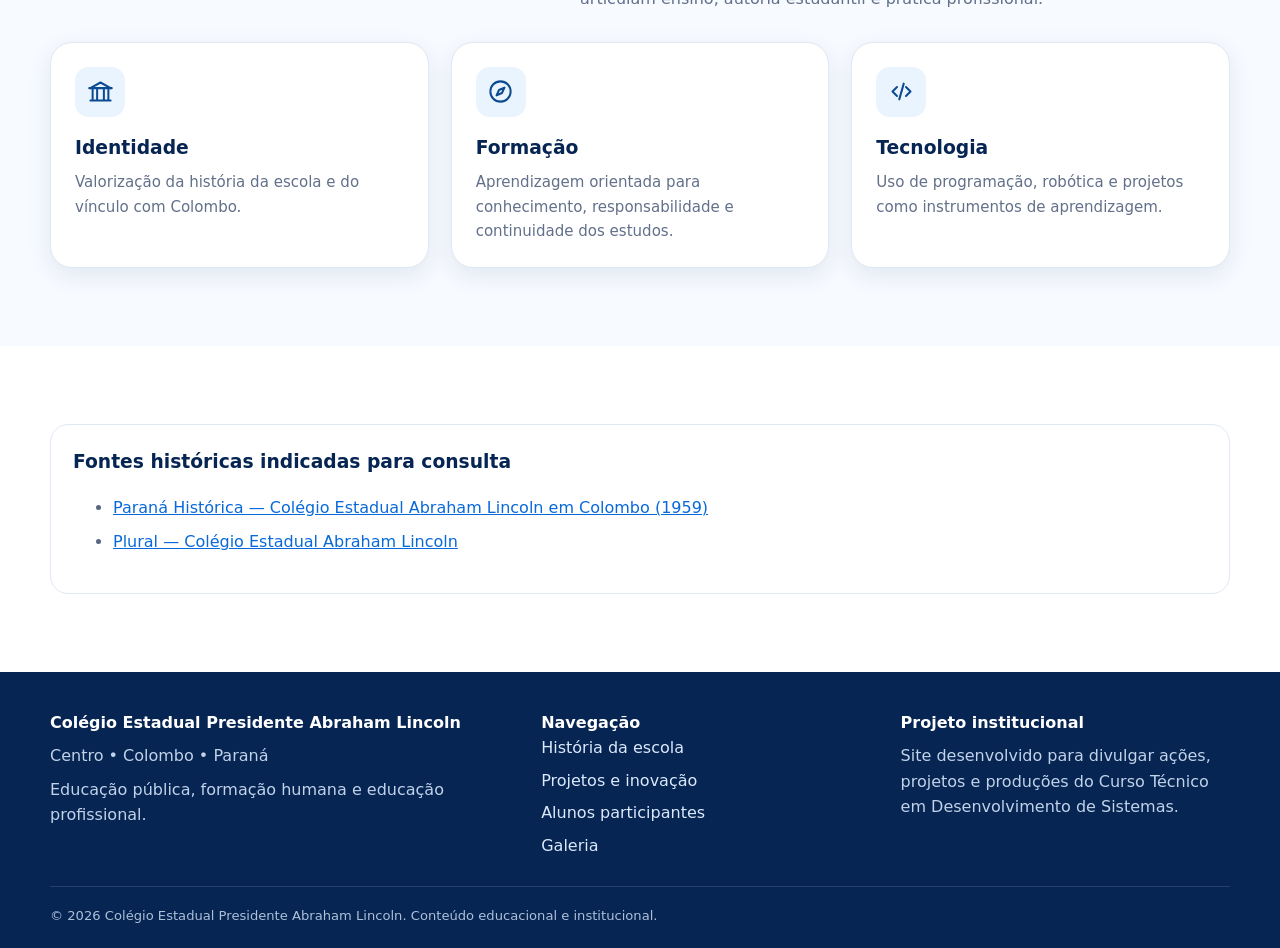
<file: escola.html>
<!DOCTYPE html>
<html lang="pt-BR">
<head>
  <meta charset="UTF-8">
  <meta name="viewport" content="width=device-width, initial-scale=1.0">
  <meta name="description" content="História e identidade do Colégio Estadual Presidente Abraham Lincoln, em Colombo, Paraná.">
  <meta name="theme-color" content="#0a3269">
  <title>A Escola | Colégio Estadual Presidente Abraham Lincoln</title>
  <link rel="stylesheet" href="site-abraham-lincoln-v4/assets/css/style.css?v=20260924-0835">
</head>
<body data-page="escola">
<a class="skip-link" href="#conteudo">Ir para o conteúdo</a>

<header class="site-header">
  <div class="container header-inner">
    <a class="brand" href="index.html" aria-label="Ir para a página inicial">
      <div class="brand-mark" aria-hidden="true">AL</div>
      <div class="brand-text">
        <strong>Colégio Estadual Presidente Abraham Lincoln</strong>
        <span>Ensino Fundamental, Médio, Normal e Educação Profissional</span>
      </div>
    </a>
    <button class="nav-toggle" data-nav-toggle aria-expanded="false" aria-label="Abrir menu">☰</button>
    <nav class="main-nav" data-nav aria-label="Navegação principal">
      <a href="index.html" data-page-link="inicio">Início</a>
      <a href="escola.html" data-page-link="escola">A Escola</a>
      <a href="projetos.html" data-page-link="projetos">Projetos</a>
      <a href="alunos.html" data-page-link="alunos">Alunos</a>
      <a href="galeria.html" data-page-link="galeria">Galeria</a>
    </nav>
  </div>
</header>

<main id="conteudo">

<section class="page-hero">
  <div class="container">
    <span class="kicker">A Escola</span>
    <h1>Uma história construída em Colombo</h1>
    <p>Tradição educacional, formação cidadã e educação profissional em uma instituição que acompanha diferentes gerações da comunidade.</p>
  </div>
</section>

<section class="section">
  <div class="container history-layout">
    <div>
      <span class="kicker">História institucional</span>
      <h2>Colégio Estadual Presidente Abraham Lincoln</h2>
      <p>Localizado no Centro de Colombo, o Colégio Estadual Presidente Abraham Lincoln registra sua criação em <strong>12 de fevereiro de 1959</strong>, formalizada pelo <strong>Decreto nº 21.736, de 13 de fevereiro de 1959</strong>.</p>
      <p>Ao longo de sua trajetória, a escola passou a integrar diferentes etapas e modalidades de ensino, mantendo presença importante na formação acadêmica, profissional e cidadã da comunidade.</p>
      <p>Atualmente, o espaço escolar também recebe iniciativas que aproximam tecnologia, programação, robótica, sustentabilidade e desenvolvimento de sistemas da realidade dos estudantes.</p>

      <div class="timeline" style="margin-top:30px">
        <div class="timeline-item"><strong>1959</strong><p>Criação do colégio e início de uma trajetória educacional ligada à comunidade de Colombo.</p></div>
        <div class="timeline-item"><strong>Educação pública</strong><p>Formação escolar comprometida com acesso ao conhecimento, cidadania e desenvolvimento humano.</p></div>
        <div class="timeline-item"><strong>Educação profissional</strong><p>Projetos e atividades do Curso Técnico em Desenvolvimento de Sistemas ampliam o contato dos alunos com tecnologia e inovação.</p></div>
      </div>
    </div>
    <figure class="history-photo">
      <img src="site-abraham-lincoln-v4/assets/images/escola-fachada-2.webp" alt="Fachada do Colégio Estadual Presidente Abraham Lincoln, em Colombo" loading="lazy">
    </figure>
  </div>
</section>


<section class="section section-alt">
  <div class="container">
    <div class="section-head">
      <div><span class="kicker">Valores</span><h2>Escola, comunidade e futuro</h2></div>
      <p>O site foi pensado para apresentar a instituição e tornar visíveis projetos que articulam ensino, autoria estudantil e prática profissional.</p>
    </div>
    <div class="grid-3">
      <div class="card feature-card"><div class="icon"><img class="ui-icon" src="site-abraham-lincoln-v4/assets/icons/school.svg" alt="" aria-hidden="true"></div><h3>Identidade</h3><p>Valorização da história da escola e do vínculo com Colombo.</p></div>
      <div class="card feature-card"><div class="icon"><img class="ui-icon" src="site-abraham-lincoln-v4/assets/icons/compass.svg" alt="" aria-hidden="true"></div><h3>Formação</h3><p>Aprendizagem orientada para conhecimento, responsabilidade e continuidade dos estudos.</p></div>
      <div class="card feature-card"><div class="icon"><img class="ui-icon" src="site-abraham-lincoln-v4/assets/icons/code.svg" alt="" aria-hidden="true"></div><h3>Tecnologia</h3><p>Uso de programação, robótica e projetos como instrumentos de aprendizagem.</p></div>
    </div>
  </div>
</section>

<section class="section">
  <div class="container references">
    <h3>Fontes históricas indicadas para consulta</h3>
    <ul>
      <li><a href="https://www.paranahistorica.com.br/publicacoes/parana/93/colegio-estadual-abraham-lincoln-em-colombo-1959" target="_blank" rel="noopener noreferrer">Paraná Histórica — Colégio Estadual Abraham Lincoln em Colombo (1959)</a></li>
      <li><a href="https://www.plural.jor.br/colegio-estadual-abraham-lincoln/" target="_blank" rel="noopener noreferrer">Plural — Colégio Estadual Abraham Lincoln</a></li>
    </ul>
  </div>
</section>

</main>

<footer class="site-footer">
  <div class="container">
    <div class="footer-grid">
      <div>
        <strong>Colégio Estadual Presidente Abraham Lincoln</strong>
        <p>Centro • Colombo • Paraná</p>
        <p>Educação pública, formação humana e educação profissional.</p>
      </div>
      <div>
        <strong>Navegação</strong>
        <div class="footer-nav">
          <a href="escola.html">História da escola</a>
          <a href="projetos.html">Projetos e inovação</a>
          <a href="alunos.html">Alunos participantes</a>
          <a href="galeria.html">Galeria</a>
        </div>
      </div>
      <div>
        <strong>Projeto institucional</strong>
        <p>Site desenvolvido para divulgar ações, projetos e produções do Curso Técnico em Desenvolvimento de Sistemas.</p>
      </div>
    </div>
    <div class="footer-bottom">
      © <span data-year></span> Colégio Estadual Presidente Abraham Lincoln. Conteúdo educacional e institucional.
    </div>
  </div>
</footer>
<script src="site-abraham-lincoln-v4/assets/js/main.js?v=20260924-0835"></script>

</body>
</html>
</file>
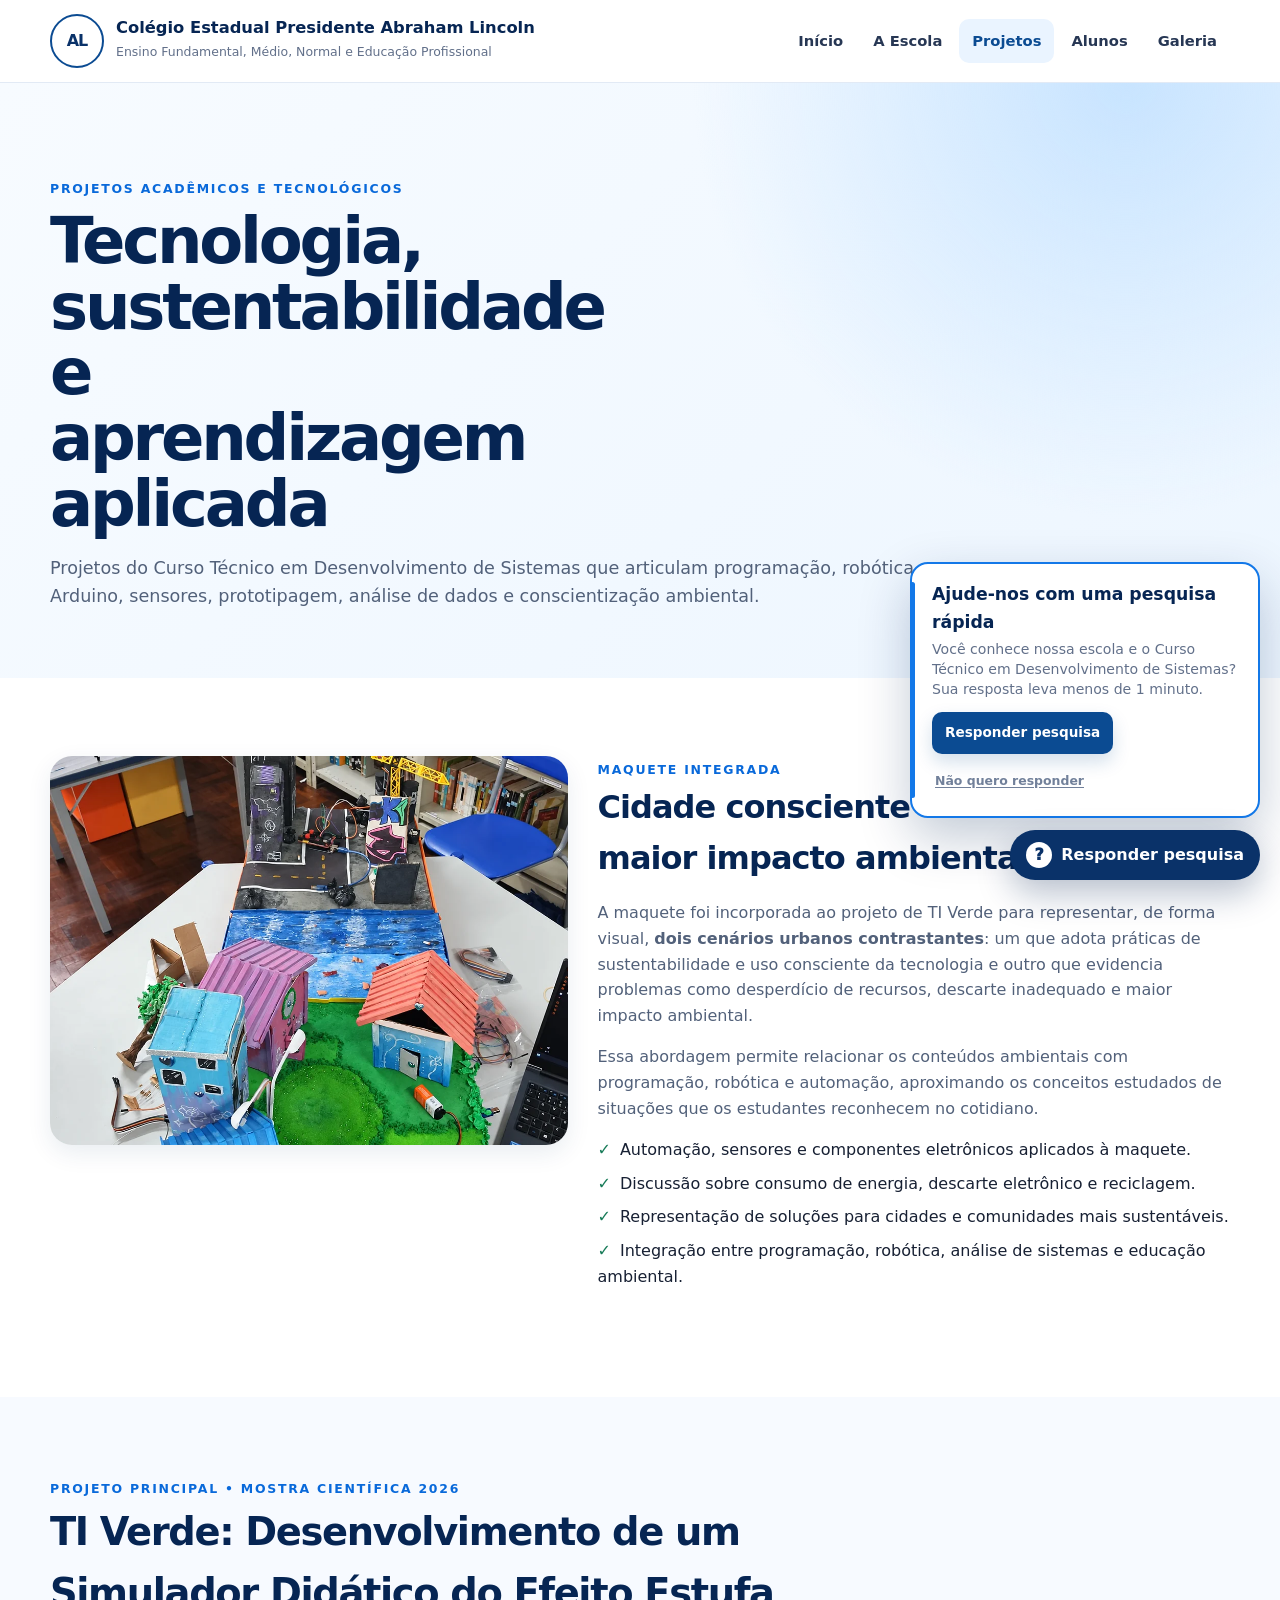
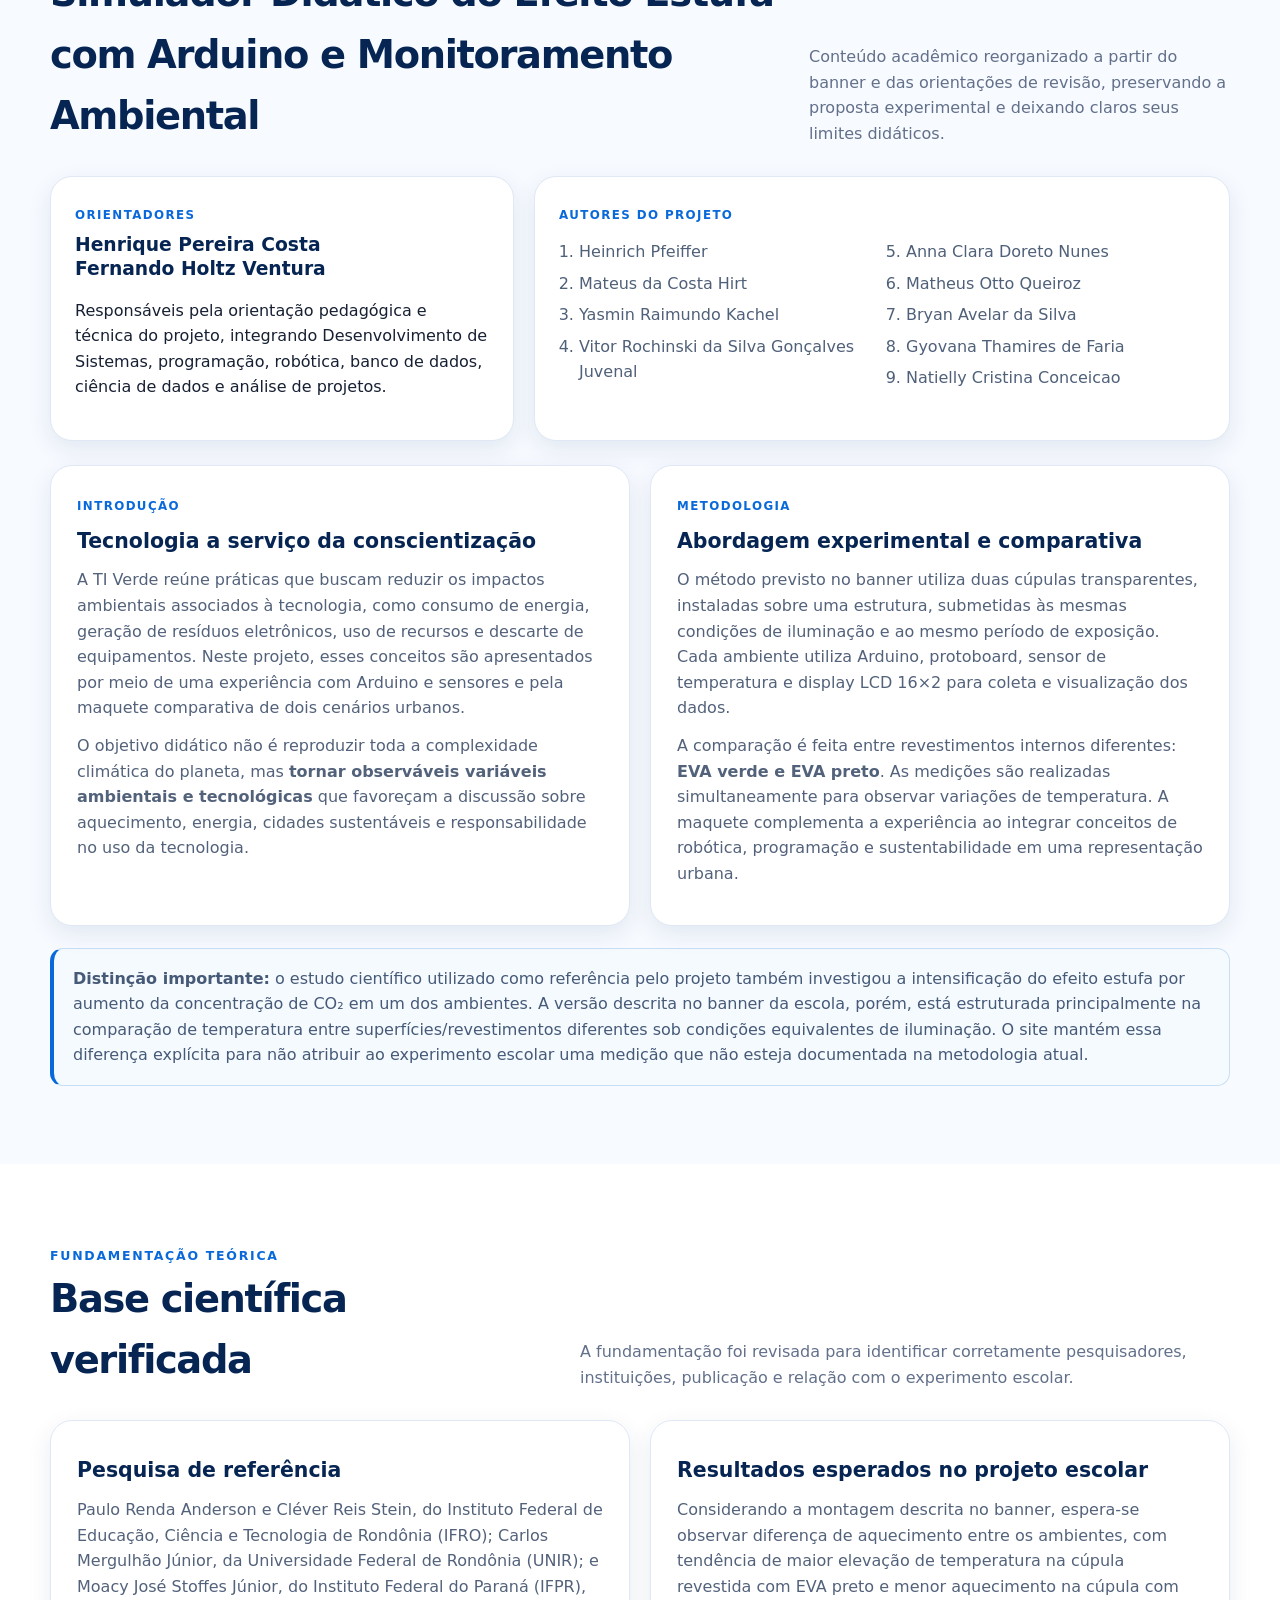
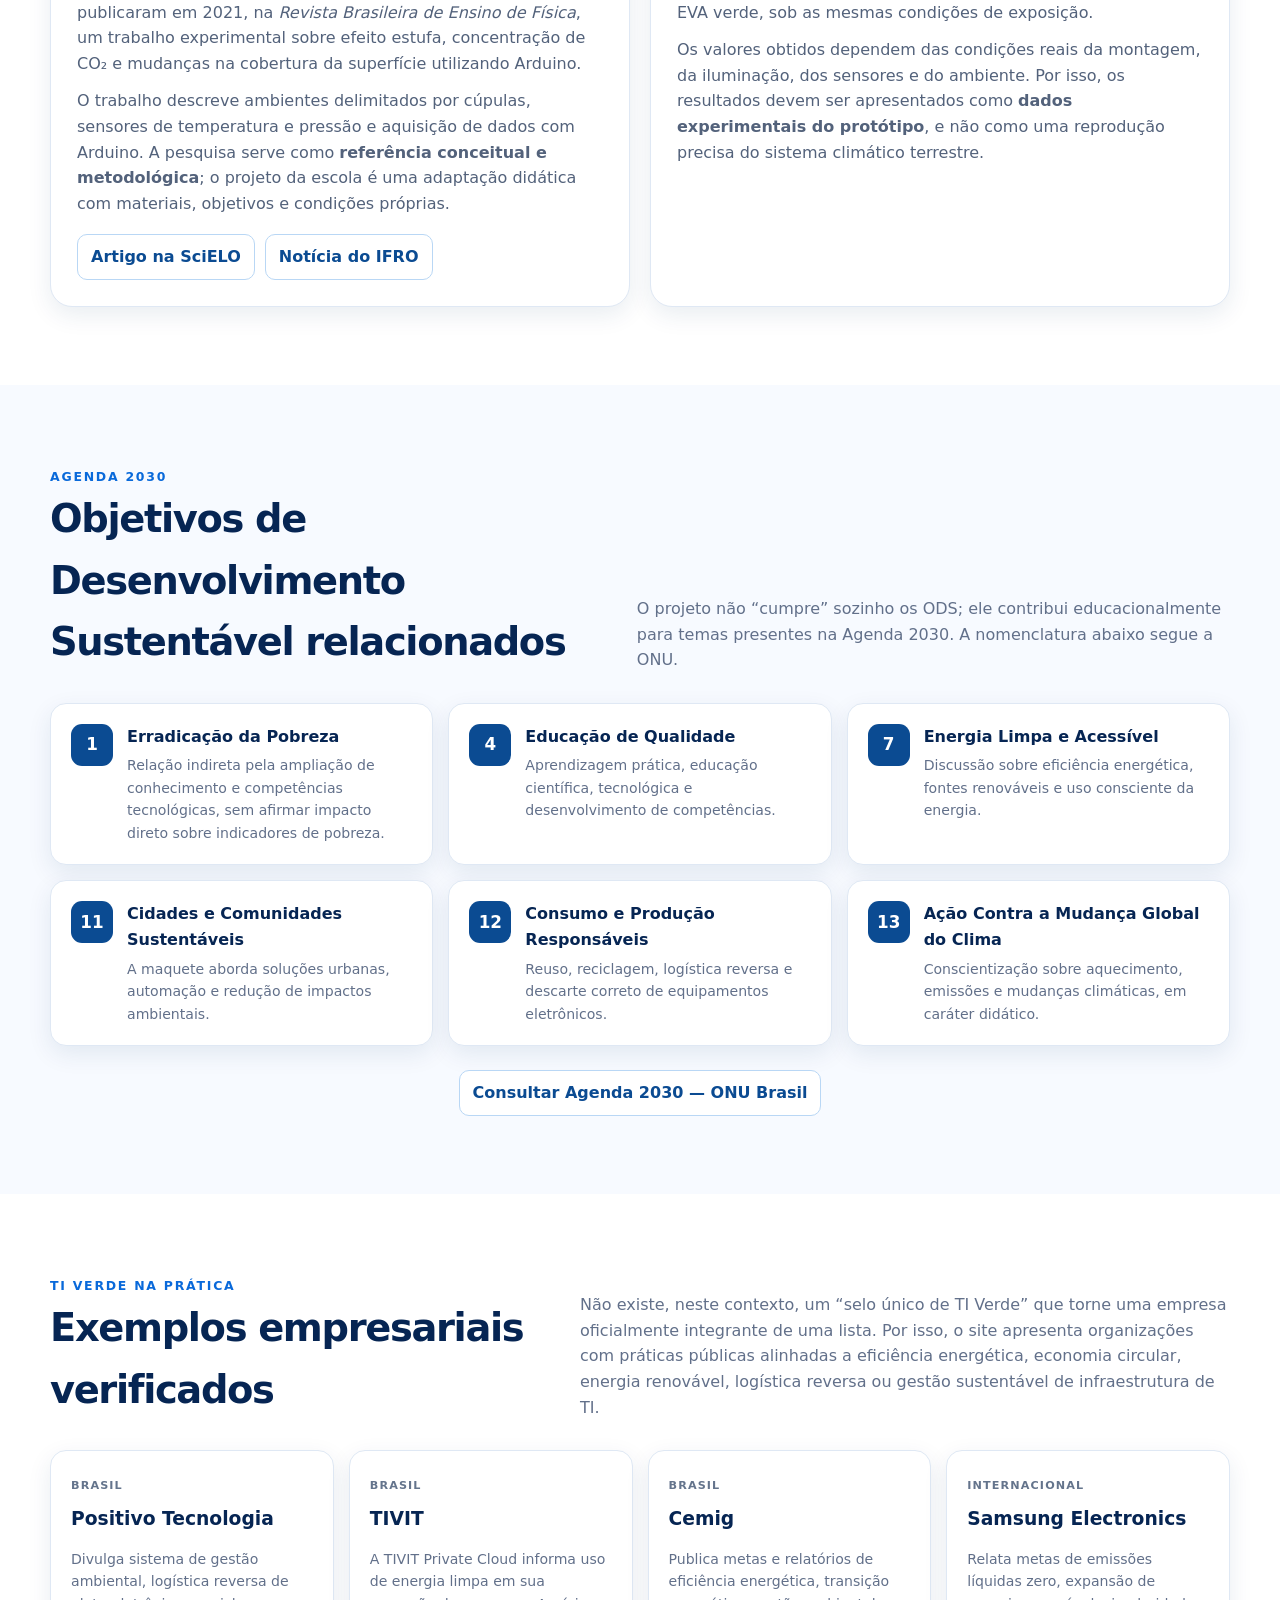
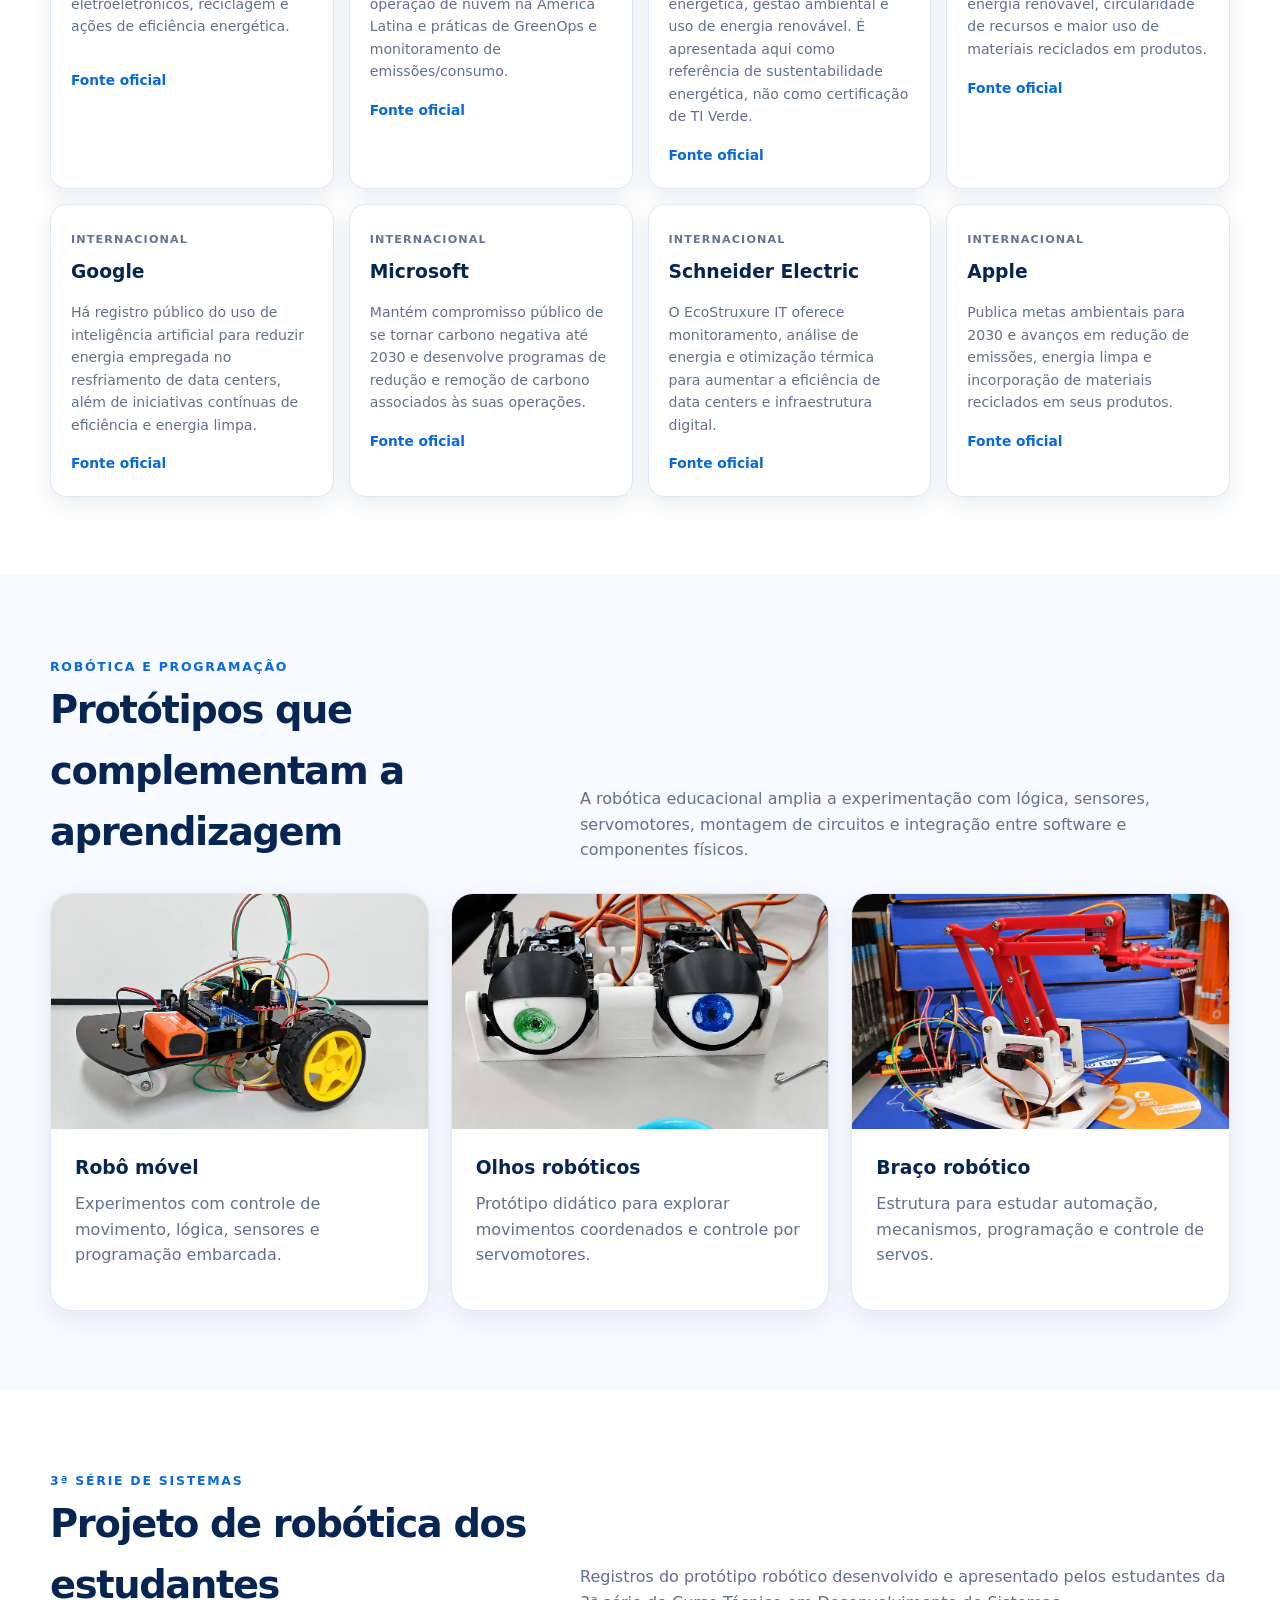
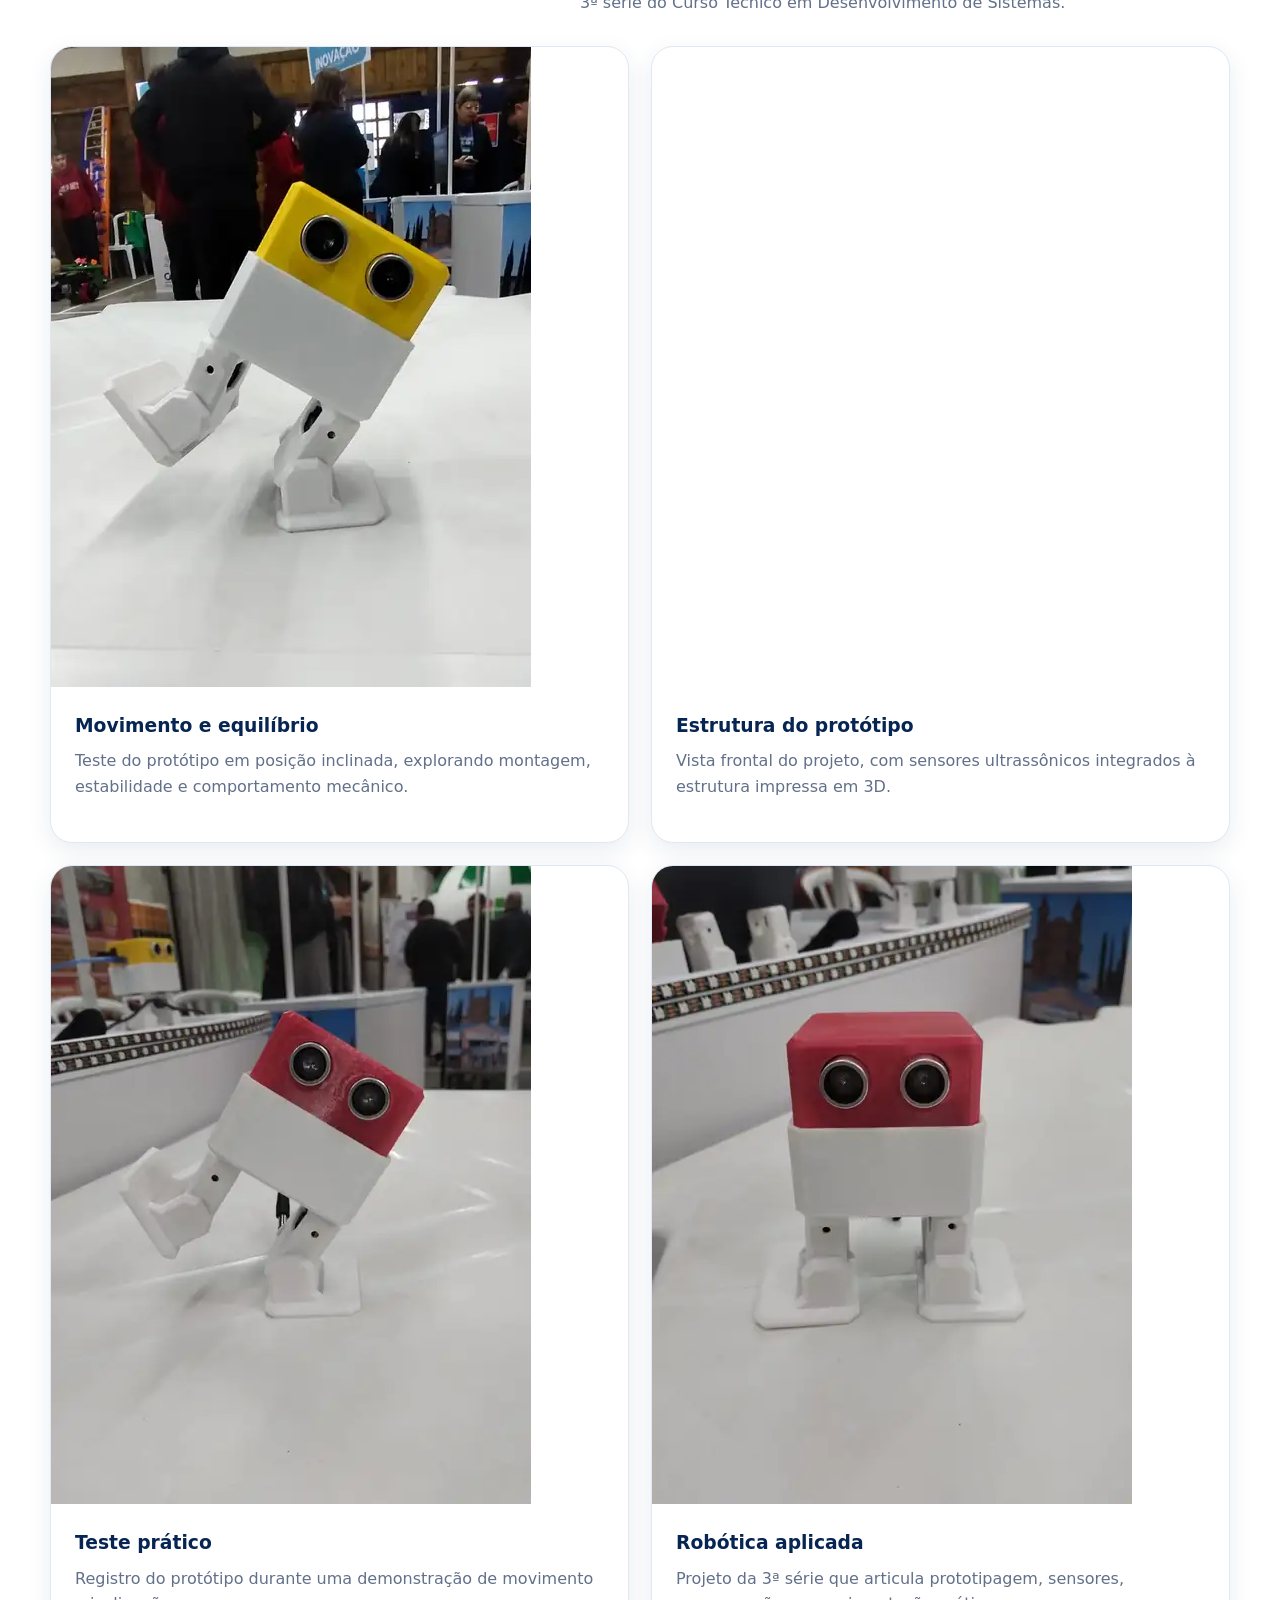
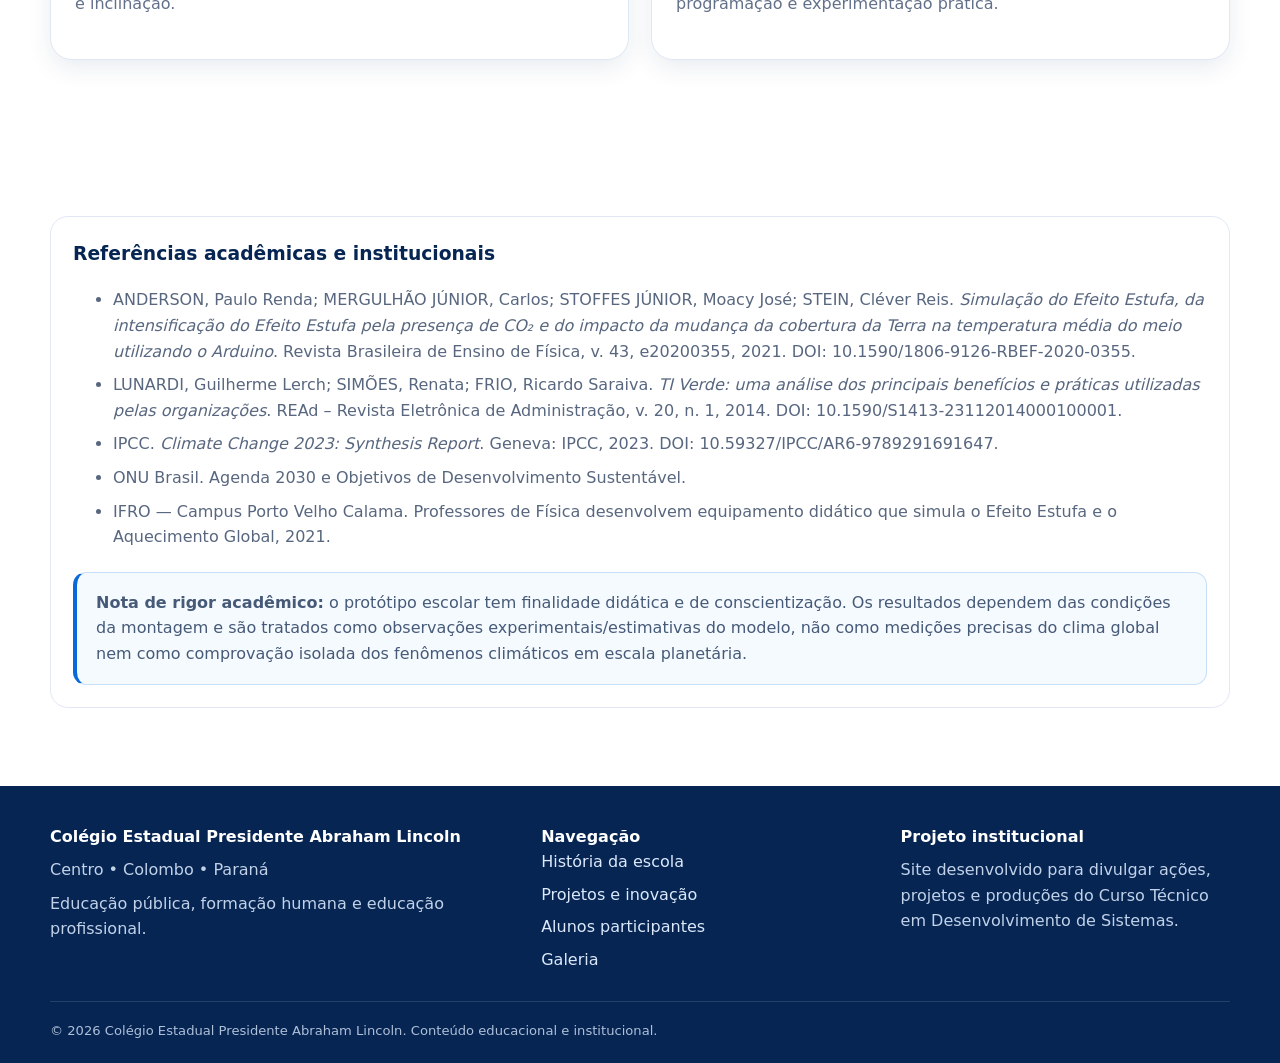
<file: projetos.html>
<!DOCTYPE html>
<html lang="pt-BR">
<head>
  <meta charset="UTF-8">
  <meta name="viewport" content="width=device-width, initial-scale=1.0">
  <meta name="description" content="Projetos educacionais de tecnologia, robótica, Arduino, TI Verde e sustentabilidade.">
  <meta name="theme-color" content="#0a3269">
  <title>Projetos | Colégio Estadual Presidente Abraham Lincoln</title>
  <link rel="stylesheet" href="site-abraham-lincoln-v4/assets/css/style.css?v=20260924-0835">
</head>
<body data-page="projetos">
<a class="skip-link" href="#conteudo">Ir para o conteúdo</a>

<header class="site-header">
  <div class="container header-inner">
    <a class="brand" href="index.html" aria-label="Ir para a página inicial">
      <div class="brand-mark" aria-hidden="true">AL</div>
      <div class="brand-text">
        <strong>Colégio Estadual Presidente Abraham Lincoln</strong>
        <span>Ensino Fundamental, Médio, Normal e Educação Profissional</span>
      </div>
    </a>
    <button class="nav-toggle" data-nav-toggle aria-expanded="false" aria-label="Abrir menu">☰</button>
    <nav class="main-nav" data-nav aria-label="Navegação principal">
      <a href="index.html" data-page-link="inicio">Início</a>
      <a href="escola.html" data-page-link="escola">A Escola</a>
      <a href="projetos.html" data-page-link="projetos">Projetos</a>
      <a href="alunos.html" data-page-link="alunos">Alunos</a>
      <a href="galeria.html" data-page-link="galeria">Galeria</a>
    </nav>
  </div>
</header>

<main id="conteudo">

<section class="page-hero project-page-hero">
  <div class="container">
    <span class="kicker">Projetos acadêmicos e tecnológicos</span>
    <h1>Tecnologia, sustentabilidade e aprendizagem aplicada</h1>
    <p>Projetos do Curso Técnico em Desenvolvimento de Sistemas que articulam programação, robótica, Arduino, sensores, prototipagem, análise de dados e conscientização ambiental.</p>
  </div>
</section>

<section class="section" id="cidade">
  <div class="container">
    <article class="project-detail">
      <div class="media"><img src="site-abraham-lincoln-v4/assets/images/cidade-inteligente.webp" alt="Maquete de cidade inteligente e sustentável desenvolvida pelos estudantes" loading="lazy"></div>
      <div>
        <span class="kicker">Maquete integrada</span>
        <h2>Cidade consciente × cidade de maior impacto ambiental</h2>
        <p>A maquete foi incorporada ao projeto de TI Verde para representar, de forma visual, <strong>dois cenários urbanos contrastantes</strong>: um que adota práticas de sustentabilidade e uso consciente da tecnologia e outro que evidencia problemas como desperdício de recursos, descarte inadequado e maior impacto ambiental.</p>
        <p>Essa abordagem permite relacionar os conteúdos ambientais com programação, robótica e automação, aproximando os conceitos estudados de situações que os estudantes reconhecem no cotidiano.</p>
        <ul class="checklist">
          <li>Automação, sensores e componentes eletrônicos aplicados à maquete.</li>
          <li>Discussão sobre consumo de energia, descarte eletrônico e reciclagem.</li>
          <li>Representação de soluções para cidades e comunidades mais sustentáveis.</li>
          <li>Integração entre programação, robótica, análise de sistemas e educação ambiental.</li>
        </ul>
      </div>
    </article>
  </div>
</section>

<section class="section section-alt" id="ti-verde">
  <div class="container">
    <div class="section-head">
      <div>
        <span class="kicker">Projeto principal • Mostra Científica 2026</span>
        <h2>TI Verde: Desenvolvimento de um Simulador Didático do Efeito Estufa com Arduino e Monitoramento Ambiental</h2>
      </div>
      <p>Conteúdo acadêmico reorganizado a partir do banner e das orientações de revisão, preservando a proposta experimental e deixando claros seus limites didáticos.</p>
    </div>

    <div class="project-people-grid">
      <div class="card project-people-card">
        <span class="project-label">Orientadores</span>
        <h3>Henrique Pereira Costa<br>Fernando Holtz Ventura</h3>
        <p>Responsáveis pela orientação pedagógica e técnica do projeto, integrando Desenvolvimento de Sistemas, programação, robótica, banco de dados, ciência de dados e análise de projetos.</p>
      </div>
      <div class="card project-people-card">
        <span class="project-label">Autores do projeto</span>
        <ol class="compact-list">
          <li>Heinrich Pfeiffer</li>
          <li>Mateus da Costa Hirt</li>
          <li>Yasmin Raimundo Kachel</li>
          <li>Vitor Rochinski da Silva Gonçalves Juvenal</li>
          <li>Anna Clara Doreto Nunes</li>
          <li>Matheus Otto Queiroz</li>
          <li>Bryan Avelar da Silva</li>
          <li>Gyovana Thamires de Faria</li>
          <li>Natielly Cristina Conceicao</li>
        </ol>
      </div>
    </div>

    <div class="academic-grid">
      <article class="card academic-card">
        <span class="project-label">Introdução</span>
        <h3>Tecnologia a serviço da conscientização</h3>
        <p>A TI Verde reúne práticas que buscam reduzir os impactos ambientais associados à tecnologia, como consumo de energia, geração de resíduos eletrônicos, uso de recursos e descarte de equipamentos. Neste projeto, esses conceitos são apresentados por meio de uma experiência com Arduino e sensores e pela maquete comparativa de dois cenários urbanos.</p>
        <p>O objetivo didático não é reproduzir toda a complexidade climática do planeta, mas <strong>tornar observáveis variáveis ambientais e tecnológicas</strong> que favoreçam a discussão sobre aquecimento, energia, cidades sustentáveis e responsabilidade no uso da tecnologia.</p>
      </article>

      <article class="card academic-card">
        <span class="project-label">Metodologia</span>
        <h3>Abordagem experimental e comparativa</h3>
        <p>O método previsto no banner utiliza duas cúpulas transparentes, instaladas sobre uma estrutura, submetidas às mesmas condições de iluminação e ao mesmo período de exposição. Cada ambiente utiliza Arduino, protoboard, sensor de temperatura e display LCD 16×2 para coleta e visualização dos dados.</p>
        <p>A comparação é feita entre revestimentos internos diferentes: <strong>EVA verde e EVA preto</strong>. As medições são realizadas simultaneamente para observar variações de temperatura. A maquete complementa a experiência ao integrar conceitos de robótica, programação e sustentabilidade em uma representação urbana.</p>
      </article>
    </div>

    <div class="evidence-note">
      <strong>Distinção importante:</strong> o estudo científico utilizado como referência pelo projeto também investigou a intensificação do efeito estufa por aumento da concentração de CO₂ em um dos ambientes. A versão descrita no banner da escola, porém, está estruturada principalmente na comparação de temperatura entre superfícies/revestimentos diferentes sob condições equivalentes de iluminação. O site mantém essa diferença explícita para não atribuir ao experimento escolar uma medição que não esteja documentada na metodologia atual.
    </div>
  </div>
</section>

<section class="section" id="fundamentacao">
  <div class="container">
    <div class="section-head">
      <div><span class="kicker">Fundamentação teórica</span><h2>Base científica verificada</h2></div>
      <p>A fundamentação foi revisada para identificar corretamente pesquisadores, instituições, publicação e relação com o experimento escolar.</p>
    </div>

    <div class="research-foundation">
      <div class="card academic-card">
        <h3>Pesquisa de referência</h3>
        <p>Paulo Renda Anderson e Cléver Reis Stein, do Instituto Federal de Educação, Ciência e Tecnologia de Rondônia (IFRO); Carlos Mergulhão Júnior, da Universidade Federal de Rondônia (UNIR); e Moacy José Stoffes Júnior, do Instituto Federal do Paraná (IFPR), publicaram em 2021, na <em>Revista Brasileira de Ensino de Física</em>, um trabalho experimental sobre efeito estufa, concentração de CO₂ e mudanças na cobertura da superfície utilizando Arduino.</p>
        <p>O trabalho descreve ambientes delimitados por cúpulas, sensores de temperatura e pressão e aquisição de dados com Arduino. A pesquisa serve como <strong>referência conceitual e metodológica</strong>; o projeto da escola é uma adaptação didática com materiais, objetivos e condições próprias.</p>
        <div class="source-actions">
          <a class="source-link" href="https://www.scielo.br/j/rbef/a/sCPGDrBvfxvhHjqrxhHRvGb/?lang=pt" target="_blank" rel="noopener noreferrer">Artigo na SciELO</a>
          <a class="source-link" href="https://portal.ifro.edu.br/calama/noticias/10804-professores-de-fisica-desenvolvem-equipamento-didatico-que-simula-o-efeito-estufa-e-aquecimento-global" target="_blank" rel="noopener noreferrer">Notícia do IFRO</a>
        </div>
      </div>

      <div class="card academic-card">
        <h3>Resultados esperados no projeto escolar</h3>
        <p>Considerando a montagem descrita no banner, espera-se observar diferença de aquecimento entre os ambientes, com tendência de maior elevação de temperatura na cúpula revestida com EVA preto e menor aquecimento na cúpula com EVA verde, sob as mesmas condições de exposição.</p>
        <p>Os valores obtidos dependem das condições reais da montagem, da iluminação, dos sensores e do ambiente. Por isso, os resultados devem ser apresentados como <strong>dados experimentais do protótipo</strong>, e não como uma reprodução precisa do sistema climático terrestre.</p>
      </div>
    </div>
  </div>
</section>

<section class="section section-alt" id="ods">
  <div class="container">
    <div class="section-head">
      <div><span class="kicker">Agenda 2030</span><h2>Objetivos de Desenvolvimento Sustentável relacionados</h2></div>
      <p>O projeto não “cumpre” sozinho os ODS; ele contribui educacionalmente para temas presentes na Agenda 2030. A nomenclatura abaixo segue a ONU.</p>
    </div>

    <div class="ods-grid">
      <article class="ods-card"><span class="ods-number">1</span><div><h3>Erradicação da Pobreza</h3><p>Relação indireta pela ampliação de conhecimento e competências tecnológicas, sem afirmar impacto direto sobre indicadores de pobreza.</p></div></article>
      <article class="ods-card"><span class="ods-number">4</span><div><h3>Educação de Qualidade</h3><p>Aprendizagem prática, educação científica, tecnológica e desenvolvimento de competências.</p></div></article>
      <article class="ods-card"><span class="ods-number">7</span><div><h3>Energia Limpa e Acessível</h3><p>Discussão sobre eficiência energética, fontes renováveis e uso consciente da energia.</p></div></article>
      <article class="ods-card"><span class="ods-number">11</span><div><h3>Cidades e Comunidades Sustentáveis</h3><p>A maquete aborda soluções urbanas, automação e redução de impactos ambientais.</p></div></article>
      <article class="ods-card"><span class="ods-number">12</span><div><h3>Consumo e Produção Responsáveis</h3><p>Reuso, reciclagem, logística reversa e descarte correto de equipamentos eletrônicos.</p></div></article>
      <article class="ods-card"><span class="ods-number">13</span><div><h3>Ação Contra a Mudança Global do Clima</h3><p>Conscientização sobre aquecimento, emissões e mudanças climáticas, em caráter didático.</p></div></article>
    </div>
    <div class="source-actions source-actions-center">
      <a class="source-link" href="https://brasil.un.org/pt-br/91863-agenda-2030-para-o-desenvolvimento-sustent%C3%A1vel" target="_blank" rel="noopener noreferrer">Consultar Agenda 2030 — ONU Brasil</a>
    </div>
  </div>
</section>

<section class="section" id="empresas">
  <div class="container">
    <div class="section-head">
      <div><span class="kicker">TI Verde na prática</span><h2>Exemplos empresariais verificados</h2></div>
      <p>Não existe, neste contexto, um “selo único de TI Verde” que torne uma empresa oficialmente integrante de uma lista. Por isso, o site apresenta organizações com práticas públicas alinhadas a eficiência energética, economia circular, energia renovável, logística reversa ou gestão sustentável de infraestrutura de TI.</p>
    </div>

    <div class="company-grid">
      <article class="company-card"><span class="company-scope">Brasil</span><h3>Positivo Tecnologia</h3><p>Divulga sistema de gestão ambiental, logística reversa de eletroeletrônicos, reciclagem e ações de eficiência energética.</p><a href="https://www.meupositivo.com.br/doseujeito/positivo/positivo-tecnologia-sustentabilidade-ti-verde/" target="_blank" rel="noopener noreferrer">Fonte oficial</a></article>
      <article class="company-card"><span class="company-scope">Brasil</span><h3>TIVIT</h3><p>A TIVIT Private Cloud informa uso de energia limpa em sua operação de nuvem na América Latina e práticas de GreenOps e monitoramento de emissões/consumo.</p><a href="https://cloud.tivit.com/" target="_blank" rel="noopener noreferrer">Fonte oficial</a></article>
      <article class="company-card"><span class="company-scope">Brasil</span><h3>Cemig</h3><p>Publica metas e relatórios de eficiência energética, transição energética, gestão ambiental e uso de energia renovável. É apresentada aqui como referência de sustentabilidade energética, não como certificação de TI Verde.</p><a href="https://www.cemig.com.br/relatorios/" target="_blank" rel="noopener noreferrer">Fonte oficial</a></article>
      <article class="company-card"><span class="company-scope">Internacional</span><h3>Samsung Electronics</h3><p>Relata metas de emissões líquidas zero, expansão de energia renovável, circularidade de recursos e maior uso de materiais reciclados em produtos.</p><a href="https://news.samsung.com/global/samsung-electronics-releases-2026-sustainability-report-expanding-water-replenishment-efforts" target="_blank" rel="noopener noreferrer">Fonte oficial</a></article>
      <article class="company-card"><span class="company-scope">Internacional</span><h3>Google</h3><p>Há registro público do uso de inteligência artificial para reduzir energia empregada no resfriamento de data centers, além de iniciativas contínuas de eficiência e energia limpa.</p><a href="https://sustainability.google/stories/" target="_blank" rel="noopener noreferrer">Fonte oficial</a></article>
      <article class="company-card"><span class="company-scope">Internacional</span><h3>Microsoft</h3><p>Mantém compromisso público de se tornar carbono negativa até 2030 e desenvolve programas de redução e remoção de carbono associados às suas operações.</p><a href="https://www.microsoft.com/en-us/corporate-responsibility/sustainability/carbon-removal-program" target="_blank" rel="noopener noreferrer">Fonte oficial</a></article>
      <article class="company-card"><span class="company-scope">Internacional</span><h3>Schneider Electric</h3><p>O EcoStruxure IT oferece monitoramento, análise de energia e otimização térmica para aumentar a eficiência de data centers e infraestrutura digital.</p><a href="https://www.se.com/ww/en/work/solutions/data-centers-and-networks/" target="_blank" rel="noopener noreferrer">Fonte oficial</a></article>
      <article class="company-card"><span class="company-scope">Internacional</span><h3>Apple</h3><p>Publica metas ambientais para 2030 e avanços em redução de emissões, energia limpa e incorporação de materiais reciclados em seus produtos.</p><a href="https://www.apple.com/environment/" target="_blank" rel="noopener noreferrer">Fonte oficial</a></article>
    </div>
  </div>
</section>

<section class="section section-alt" id="robotica">
  <div class="container">
    <div class="section-head">
      <div><span class="kicker">Robótica e programação</span><h2>Protótipos que complementam a aprendizagem</h2></div>
      <p>A robótica educacional amplia a experimentação com lógica, sensores, servomotores, montagem de circuitos e integração entre software e componentes físicos.</p>
    </div>
    <div class="grid-3">
      <article class="card project-card"><img src="site-abraham-lincoln-v4/assets/images/robo-seguidor.webp" alt="Robô móvel para experiências com sensores e programação" loading="lazy"><div class="card-body"><h3>Robô móvel</h3><p>Experimentos com controle de movimento, lógica, sensores e programação embarcada.</p></div></article>
      <article class="card project-card"><img src="site-abraham-lincoln-v4/assets/images/olhos-roboticos.webp" alt="Mecanismo didático de olhos robóticos" loading="lazy"><div class="card-body"><h3>Olhos robóticos</h3><p>Protótipo didático para explorar movimentos coordenados e controle por servomotores.</p></div></article>
      <article class="card project-card"><img src="site-abraham-lincoln-v4/assets/images/braco-robotico.webp" alt="Braço robótico didático" loading="lazy"><div class="card-body"><h3>Braço robótico</h3><p>Estrutura para estudar automação, mecanismos, programação e controle de servos.</p></div></article>
    </div>
  </div>
</section>

<section class="section" id="terceira-serie-robotica">
  <div class="container">
    <div class="section-head">
      <div>
        <span class="kicker">3ª série de Sistemas</span>
        <h2>Projeto de robótica dos estudantes</h2>
      </div>
      <p>Registros do protótipo robótico desenvolvido e apresentado pelos estudantes da 3ª série do Curso Técnico em Desenvolvimento de Sistemas.</p>
    </div>
    <div class="grid-2">
      <article class="card project-card">
        <img src="site-abraham-lincoln-v4/assets/images/robo-terceiro-sistemas-amarelo-movimento.webp" alt="Robô amarelo da 3ª série de Sistemas em movimento" loading="lazy">
        <div class="card-body"><h3>Movimento e equilíbrio</h3><p>Teste do protótipo em posição inclinada, explorando montagem, estabilidade e comportamento mecânico.</p></div>
      </article>
      <article class="card project-card">
        <img src="site-abraham-lincoln-v4/assets/images/robo-terceiro-sistemas-amarelo-frontal.webp" alt="Robô amarelo da 3ª série de Sistemas em vista frontal" loading="lazy">
        <div class="card-body"><h3>Estrutura do protótipo</h3><p>Vista frontal do projeto, com sensores ultrassônicos integrados à estrutura impressa em 3D.</p></div>
      </article>
      <article class="card project-card">
        <img src="site-abraham-lincoln-v4/assets/images/robo-terceiro-sistemas-vermelho-movimento.webp" alt="Robô vermelho da 3ª série de Sistemas em movimento" loading="lazy">
        <div class="card-body"><h3>Teste prático</h3><p>Registro do protótipo durante uma demonstração de movimento e inclinação.</p></div>
      </article>
      <article class="card project-card">
        <img src="site-abraham-lincoln-v4/assets/images/robo-terceiro-sistemas-vermelho-frontal.webp" alt="Robô vermelho da 3ª série de Sistemas em vista frontal" loading="lazy">
        <div class="card-body"><h3>Robótica aplicada</h3><p>Projeto da 3ª série que articula prototipagem, sensores, programação e experimentação prática.</p></div>
      </article>
    </div>
  </div>
</section>

<section class="section">
  <div class="container references">
    <h3>Referências acadêmicas e institucionais</h3>
    <ul>
      <li>ANDERSON, Paulo Renda; MERGULHÃO JÚNIOR, Carlos; STOFFES JÚNIOR, Moacy José; STEIN, Cléver Reis. <em>Simulação do Efeito Estufa, da intensificação do Efeito Estufa pela presença de CO₂ e do impacto da mudança da cobertura da Terra na temperatura média do meio utilizando o Arduino</em>. Revista Brasileira de Ensino de Física, v. 43, e20200355, 2021. DOI: 10.1590/1806-9126-RBEF-2020-0355.</li>
      <li>LUNARDI, Guilherme Lerch; SIMÕES, Renata; FRIO, Ricardo Saraiva. <em>TI Verde: uma análise dos principais benefícios e práticas utilizadas pelas organizações</em>. REAd – Revista Eletrônica de Administração, v. 20, n. 1, 2014. DOI: 10.1590/S1413-23112014000100001.</li>
      <li>IPCC. <em>Climate Change 2023: Synthesis Report</em>. Geneva: IPCC, 2023. DOI: 10.59327/IPCC/AR6-9789291691647.</li>
      <li>ONU Brasil. Agenda 2030 e Objetivos de Desenvolvimento Sustentável.</li>
      <li>IFRO — Campus Porto Velho Calama. Professores de Física desenvolvem equipamento didático que simula o Efeito Estufa e o Aquecimento Global, 2021.</li>
    </ul>
    <div class="academic-disclaimer">
      <strong>Nota de rigor acadêmico:</strong> o protótipo escolar tem finalidade didática e de conscientização. Os resultados dependem das condições da montagem e são tratados como observações experimentais/estimativas do modelo, não como medições precisas do clima global nem como comprovação isolada dos fenômenos climáticos em escala planetária.
    </div>
  </div>
</section>

</main>

<footer class="site-footer">
  <div class="container">
    <div class="footer-grid">
      <div>
        <strong>Colégio Estadual Presidente Abraham Lincoln</strong>
        <p>Centro • Colombo • Paraná</p>
        <p>Educação pública, formação humana e educação profissional.</p>
      </div>
      <div>
        <strong>Navegação</strong>
        <div class="footer-nav">
          <a href="escola.html">História da escola</a>
          <a href="projetos.html">Projetos e inovação</a>
          <a href="alunos.html">Alunos participantes</a>
          <a href="galeria.html">Galeria</a>
        </div>
      </div>
      <div>
        <strong>Projeto institucional</strong>
        <p>Site desenvolvido para divulgar ações, projetos e produções do Curso Técnico em Desenvolvimento de Sistemas.</p>
      </div>
    </div>
    <div class="footer-bottom">
      © <span data-year></span> Colégio Estadual Presidente Abraham Lincoln. Conteúdo educacional e institucional.
    </div>
  </div>
</footer>
<script src="site-abraham-lincoln-v4/assets/js/main.js?v=20260924-0835"></script>

</body>
</html>
</file>
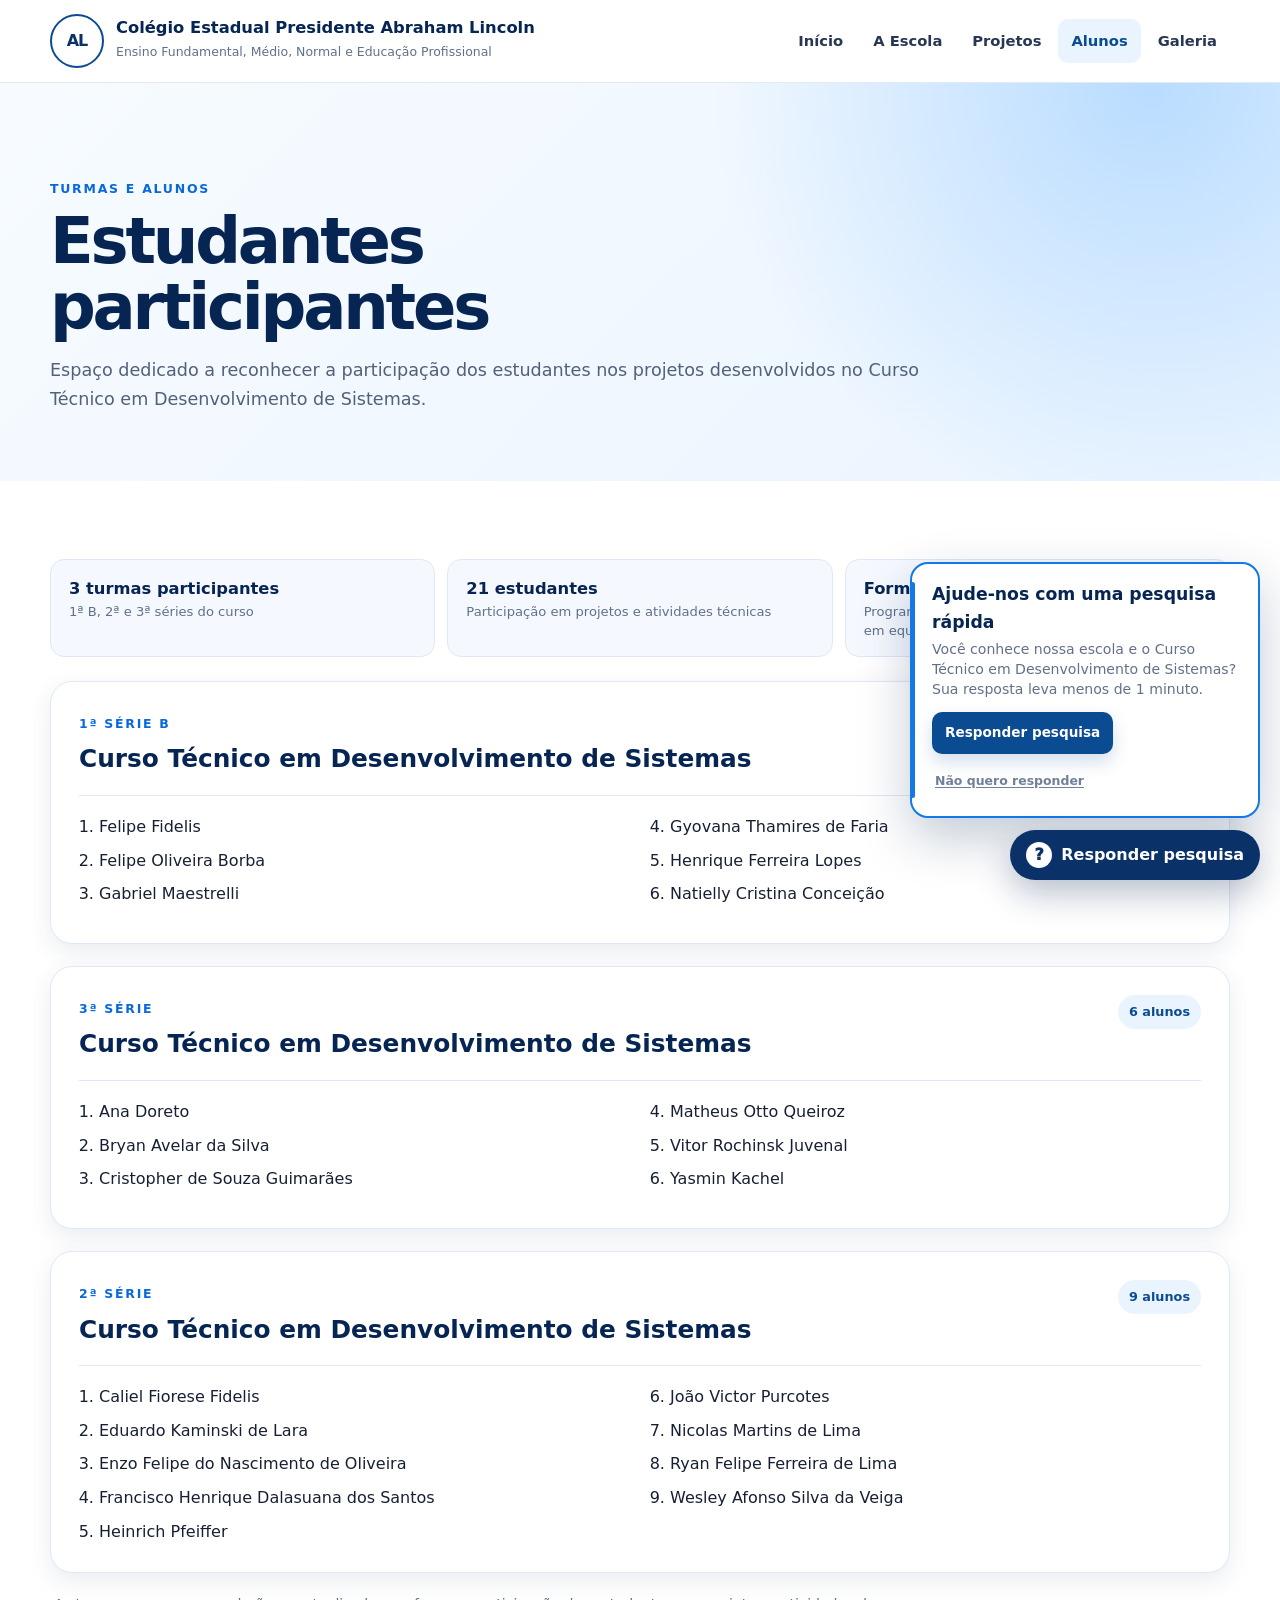
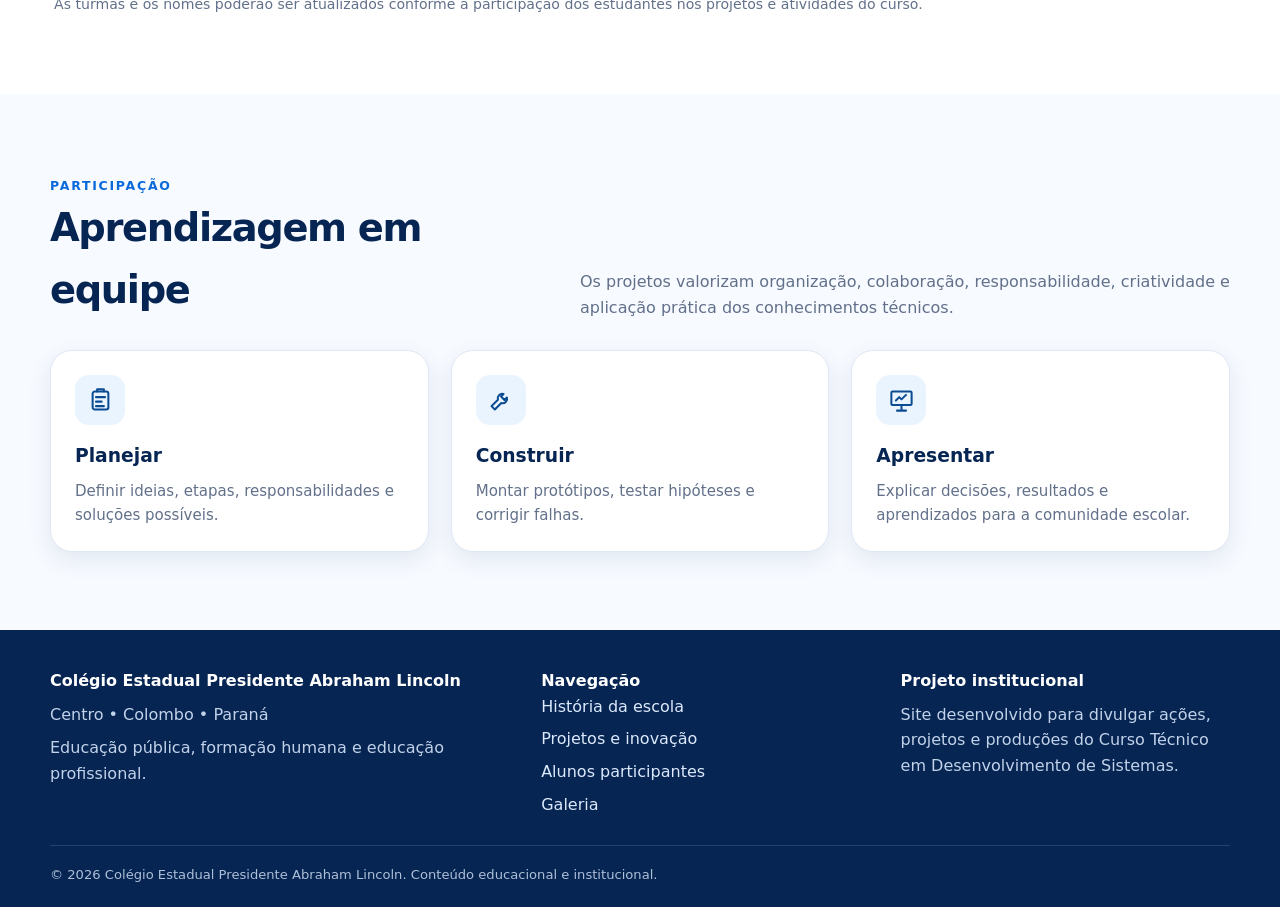
<file: site-abraham-lincoln-v4/alunos.html>
<!DOCTYPE html>
<html lang="pt-BR">
<head>
  <meta charset="UTF-8">
  <meta name="viewport" content="width=device-width, initial-scale=1.0">
  <meta name="description" content="Estudantes participantes dos projetos do Curso Técnico em Desenvolvimento de Sistemas.">
  <meta name="theme-color" content="#0a3269">
  <title>Alunos | Colégio Estadual Presidente Abraham Lincoln</title>
  <link rel="stylesheet" href="assets/css/style.css?v=20260924-0835">
</head>
<body data-page="alunos">
<a class="skip-link" href="#conteudo">Ir para o conteúdo</a>

<header class="site-header">
  <div class="container header-inner">
    <a class="brand" href="index.html" aria-label="Ir para a página inicial">
      <div class="brand-mark" aria-hidden="true">AL</div>
      <div class="brand-text">
        <strong>Colégio Estadual Presidente Abraham Lincoln</strong>
        <span>Ensino Fundamental, Médio, Normal e Educação Profissional</span>
      </div>
    </a>
    <button class="nav-toggle" data-nav-toggle aria-expanded="false" aria-label="Abrir menu">☰</button>
    <nav class="main-nav" data-nav aria-label="Navegação principal">
      <a href="index.html" data-page-link="inicio">Início</a>
      <a href="escola.html" data-page-link="escola">A Escola</a>
      <a href="projetos.html" data-page-link="projetos">Projetos</a>
      <a href="alunos.html" data-page-link="alunos">Alunos</a>
      <a href="galeria.html" data-page-link="galeria">Galeria</a>
    </nav>
  </div>
</header>

<main id="conteudo">

<section class="page-hero">
  <div class="container">
    <span class="kicker">Turmas e alunos</span>
    <h1>Estudantes participantes</h1>
    <p>Espaço dedicado a reconhecer a participação dos estudantes nos projetos desenvolvidos no Curso Técnico em Desenvolvimento de Sistemas.</p>
  </div>
</section>

<section class="section">
  <div class="container">
    <div class="student-summary">
      <div><strong>3 turmas participantes</strong><span>1ª B, 2ª e 3ª séries do curso</span></div>
      <div><strong>21 estudantes</strong><span>Participação em projetos e atividades técnicas</span></div>
      <div><strong>Formação prática</strong><span>Programação, robótica, sustentabilidade e trabalho em equipe</span></div>
    </div>

    <div class="student-groups">
      <article class="card student-panel student-group">
        <div class="student-group-head">
          <div>
            <span class="kicker">1ª série B</span>
            <h2>Curso Técnico em Desenvolvimento de Sistemas</h2>
          </div>
          <span class="student-count">6 alunos</span>
        </div>
        <ol class="student-list">
              <li>Felipe Fidelis</li>
              <li>Felipe Oliveira Borba</li>
              <li>Gabriel Maestrelli</li>
              <li>Gyovana Thamires de Faria</li>
              <li>Henrique Ferreira Lopes</li>
              <li>Natielly Cristina Conceição</li>
        </ol>
      </article>

      <article class="card student-panel student-group">
        <div class="student-group-head">
          <div>
            <span class="kicker">3ª série</span>
            <h2>Curso Técnico em Desenvolvimento de Sistemas</h2>
          </div>
          <span class="student-count">6 alunos</span>
        </div>
        <ol class="student-list">
              <li>Ana Doreto</li>
              <li>Bryan Avelar da Silva</li>
              <li>Cristopher de Souza Guimarães</li>
              <li>Matheus Otto Queiroz</li>
              <li>Vitor Rochinsk Juvenal</li>
              <li>Yasmin Kachel</li>
        </ol>
      </article>

      <article class="card student-panel student-group">
        <div class="student-group-head">
          <div>
            <span class="kicker">2ª série</span>
            <h2>Curso Técnico em Desenvolvimento de Sistemas</h2>
          </div>
          <span class="student-count">9 alunos</span>
        </div>
        <ol class="student-list">
              <li>Caliel Fiorese Fidelis</li>
              <li>Eduardo Kaminski de Lara</li>
              <li>Enzo Felipe do Nascimento de Oliveira</li>
              <li>Francisco Henrique Dalasuana dos Santos</li>
              <li>Heinrich Pfeiffer</li>
              <li>João Victor Purcotes</li>
              <li>Nicolas Martins de Lima</li>
              <li>Ryan Felipe Ferreira de Lima</li>
              <li>Wesley Afonso Silva da Veiga</li>
        </ol>
      </article>
    </div>

    <p class="student-update-note">As turmas e os nomes poderão ser atualizados conforme a participação dos estudantes nos projetos e atividades do curso.</p>
  </div>
</section>

<section class="section section-alt">
  <div class="container">
    <div class="section-head">
      <div><span class="kicker">Participação</span><h2>Aprendizagem em equipe</h2></div>
      <p>Os projetos valorizam organização, colaboração, responsabilidade, criatividade e aplicação prática dos conhecimentos técnicos.</p>
    </div>
    <div class="grid-3">
      <div class="card feature-card"><div class="icon"><img class="ui-icon" src="assets/icons/plan.svg" alt="" aria-hidden="true"></div><h3>Planejar</h3><p>Definir ideias, etapas, responsabilidades e soluções possíveis.</p></div>
      <div class="card feature-card"><div class="icon"><img class="ui-icon" src="assets/icons/build.svg" alt="" aria-hidden="true"></div><h3>Construir</h3><p>Montar protótipos, testar hipóteses e corrigir falhas.</p></div>
      <div class="card feature-card"><div class="icon"><img class="ui-icon" src="assets/icons/presentation.svg" alt="" aria-hidden="true"></div><h3>Apresentar</h3><p>Explicar decisões, resultados e aprendizados para a comunidade escolar.</p></div>
    </div>
  </div>
</section>


</main>

<footer class="site-footer">
  <div class="container">
    <div class="footer-grid">
      <div>
        <strong>Colégio Estadual Presidente Abraham Lincoln</strong>
        <p>Centro • Colombo • Paraná</p>
        <p>Educação pública, formação humana e educação profissional.</p>
      </div>
      <div>
        <strong>Navegação</strong>
        <div class="footer-nav">
          <a href="escola.html">História da escola</a>
          <a href="projetos.html">Projetos e inovação</a>
          <a href="alunos.html">Alunos participantes</a>
          <a href="galeria.html">Galeria</a>
        </div>
      </div>
      <div>
        <strong>Projeto institucional</strong>
        <p>Site desenvolvido para divulgar ações, projetos e produções do Curso Técnico em Desenvolvimento de Sistemas.</p>
      </div>
    </div>
    <div class="footer-bottom">
      © <span data-year></span> Colégio Estadual Presidente Abraham Lincoln. Conteúdo educacional e institucional.
    </div>
  </div>
</footer>
<script src="assets/js/main.js?v=20260924-0835"></script>

</body>
</html>
</file>
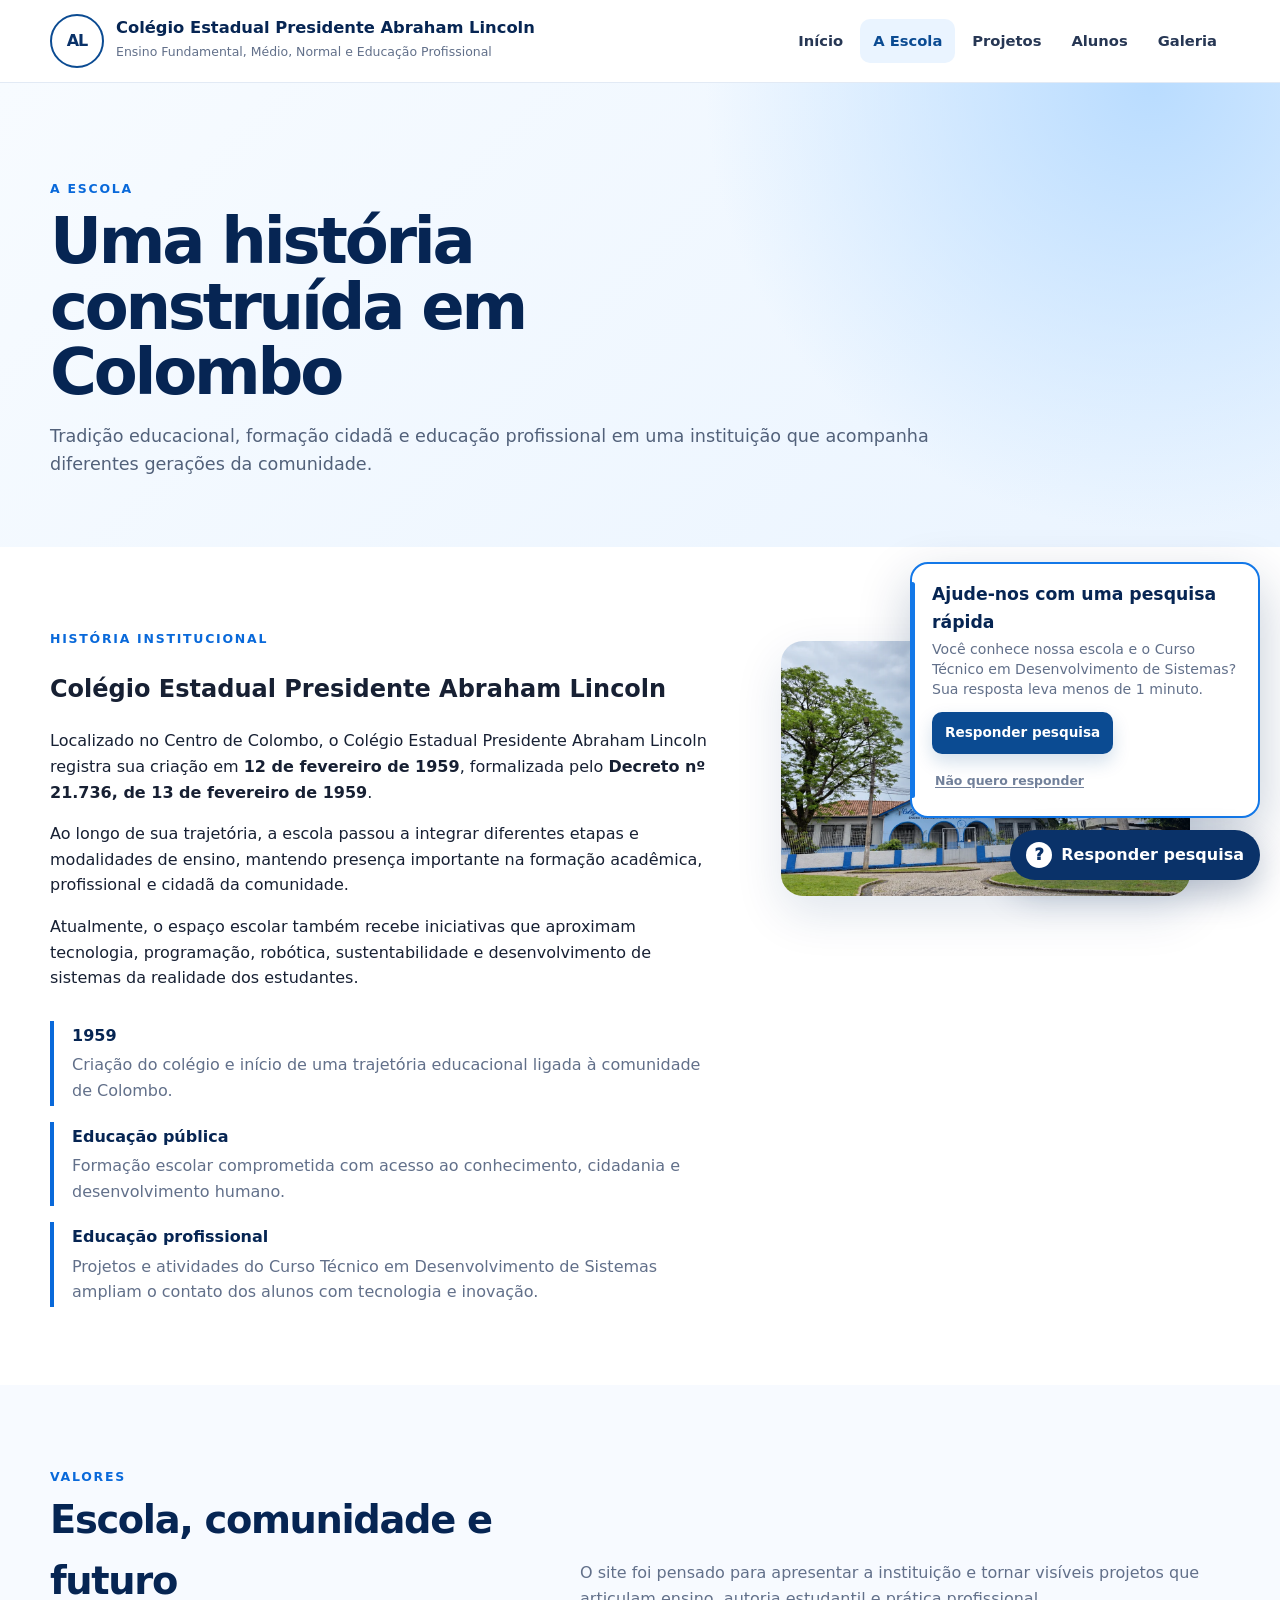
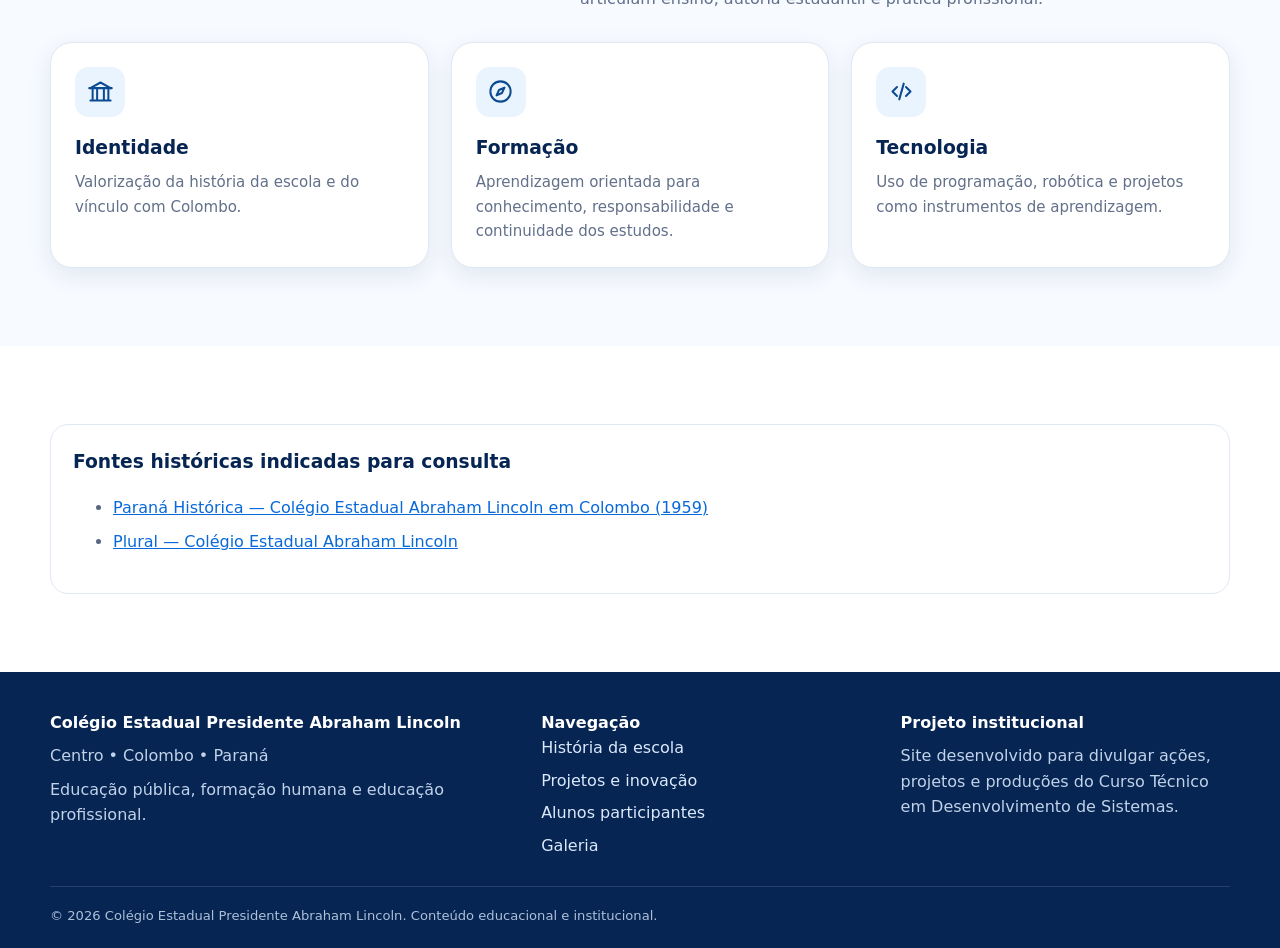
<file: site-abraham-lincoln-v4/escola.html>
<!DOCTYPE html>
<html lang="pt-BR">
<head>
  <meta charset="UTF-8">
  <meta name="viewport" content="width=device-width, initial-scale=1.0">
  <meta name="description" content="História e identidade do Colégio Estadual Presidente Abraham Lincoln, em Colombo, Paraná.">
  <meta name="theme-color" content="#0a3269">
  <title>A Escola | Colégio Estadual Presidente Abraham Lincoln</title>
  <link rel="stylesheet" href="assets/css/style.css?v=20260924-0835">
</head>
<body data-page="escola">
<a class="skip-link" href="#conteudo">Ir para o conteúdo</a>

<header class="site-header">
  <div class="container header-inner">
    <a class="brand" href="index.html" aria-label="Ir para a página inicial">
      <div class="brand-mark" aria-hidden="true">AL</div>
      <div class="brand-text">
        <strong>Colégio Estadual Presidente Abraham Lincoln</strong>
        <span>Ensino Fundamental, Médio, Normal e Educação Profissional</span>
      </div>
    </a>
    <button class="nav-toggle" data-nav-toggle aria-expanded="false" aria-label="Abrir menu">☰</button>
    <nav class="main-nav" data-nav aria-label="Navegação principal">
      <a href="index.html" data-page-link="inicio">Início</a>
      <a href="escola.html" data-page-link="escola">A Escola</a>
      <a href="projetos.html" data-page-link="projetos">Projetos</a>
      <a href="alunos.html" data-page-link="alunos">Alunos</a>
      <a href="galeria.html" data-page-link="galeria">Galeria</a>
    </nav>
  </div>
</header>

<main id="conteudo">

<section class="page-hero">
  <div class="container">
    <span class="kicker">A Escola</span>
    <h1>Uma história construída em Colombo</h1>
    <p>Tradição educacional, formação cidadã e educação profissional em uma instituição que acompanha diferentes gerações da comunidade.</p>
  </div>
</section>

<section class="section">
  <div class="container history-layout">
    <div>
      <span class="kicker">História institucional</span>
      <h2>Colégio Estadual Presidente Abraham Lincoln</h2>
      <p>Localizado no Centro de Colombo, o Colégio Estadual Presidente Abraham Lincoln registra sua criação em <strong>12 de fevereiro de 1959</strong>, formalizada pelo <strong>Decreto nº 21.736, de 13 de fevereiro de 1959</strong>.</p>
      <p>Ao longo de sua trajetória, a escola passou a integrar diferentes etapas e modalidades de ensino, mantendo presença importante na formação acadêmica, profissional e cidadã da comunidade.</p>
      <p>Atualmente, o espaço escolar também recebe iniciativas que aproximam tecnologia, programação, robótica, sustentabilidade e desenvolvimento de sistemas da realidade dos estudantes.</p>

      <div class="timeline" style="margin-top:30px">
        <div class="timeline-item"><strong>1959</strong><p>Criação do colégio e início de uma trajetória educacional ligada à comunidade de Colombo.</p></div>
        <div class="timeline-item"><strong>Educação pública</strong><p>Formação escolar comprometida com acesso ao conhecimento, cidadania e desenvolvimento humano.</p></div>
        <div class="timeline-item"><strong>Educação profissional</strong><p>Projetos e atividades do Curso Técnico em Desenvolvimento de Sistemas ampliam o contato dos alunos com tecnologia e inovação.</p></div>
      </div>
    </div>
    <figure class="history-photo">
      <img src="assets/images/escola-fachada-2.webp" alt="Fachada do Colégio Estadual Presidente Abraham Lincoln, em Colombo" loading="lazy">
    </figure>
  </div>
</section>


<section class="section section-alt">
  <div class="container">
    <div class="section-head">
      <div><span class="kicker">Valores</span><h2>Escola, comunidade e futuro</h2></div>
      <p>O site foi pensado para apresentar a instituição e tornar visíveis projetos que articulam ensino, autoria estudantil e prática profissional.</p>
    </div>
    <div class="grid-3">
      <div class="card feature-card"><div class="icon"><img class="ui-icon" src="assets/icons/school.svg" alt="" aria-hidden="true"></div><h3>Identidade</h3><p>Valorização da história da escola e do vínculo com Colombo.</p></div>
      <div class="card feature-card"><div class="icon"><img class="ui-icon" src="assets/icons/compass.svg" alt="" aria-hidden="true"></div><h3>Formação</h3><p>Aprendizagem orientada para conhecimento, responsabilidade e continuidade dos estudos.</p></div>
      <div class="card feature-card"><div class="icon"><img class="ui-icon" src="assets/icons/code.svg" alt="" aria-hidden="true"></div><h3>Tecnologia</h3><p>Uso de programação, robótica e projetos como instrumentos de aprendizagem.</p></div>
    </div>
  </div>
</section>

<section class="section">
  <div class="container references">
    <h3>Fontes históricas indicadas para consulta</h3>
    <ul>
      <li><a href="https://www.paranahistorica.com.br/publicacoes/parana/93/colegio-estadual-abraham-lincoln-em-colombo-1959" target="_blank" rel="noopener noreferrer">Paraná Histórica — Colégio Estadual Abraham Lincoln em Colombo (1959)</a></li>
      <li><a href="https://www.plural.jor.br/colegio-estadual-abraham-lincoln/" target="_blank" rel="noopener noreferrer">Plural — Colégio Estadual Abraham Lincoln</a></li>
    </ul>
  </div>
</section>

</main>

<footer class="site-footer">
  <div class="container">
    <div class="footer-grid">
      <div>
        <strong>Colégio Estadual Presidente Abraham Lincoln</strong>
        <p>Centro • Colombo • Paraná</p>
        <p>Educação pública, formação humana e educação profissional.</p>
      </div>
      <div>
        <strong>Navegação</strong>
        <div class="footer-nav">
          <a href="escola.html">História da escola</a>
          <a href="projetos.html">Projetos e inovação</a>
          <a href="alunos.html">Alunos participantes</a>
          <a href="galeria.html">Galeria</a>
        </div>
      </div>
      <div>
        <strong>Projeto institucional</strong>
        <p>Site desenvolvido para divulgar ações, projetos e produções do Curso Técnico em Desenvolvimento de Sistemas.</p>
      </div>
    </div>
    <div class="footer-bottom">
      © <span data-year></span> Colégio Estadual Presidente Abraham Lincoln. Conteúdo educacional e institucional.
    </div>
  </div>
</footer>
<script src="assets/js/main.js?v=20260924-0835"></script>

</body>
</html>
</file>
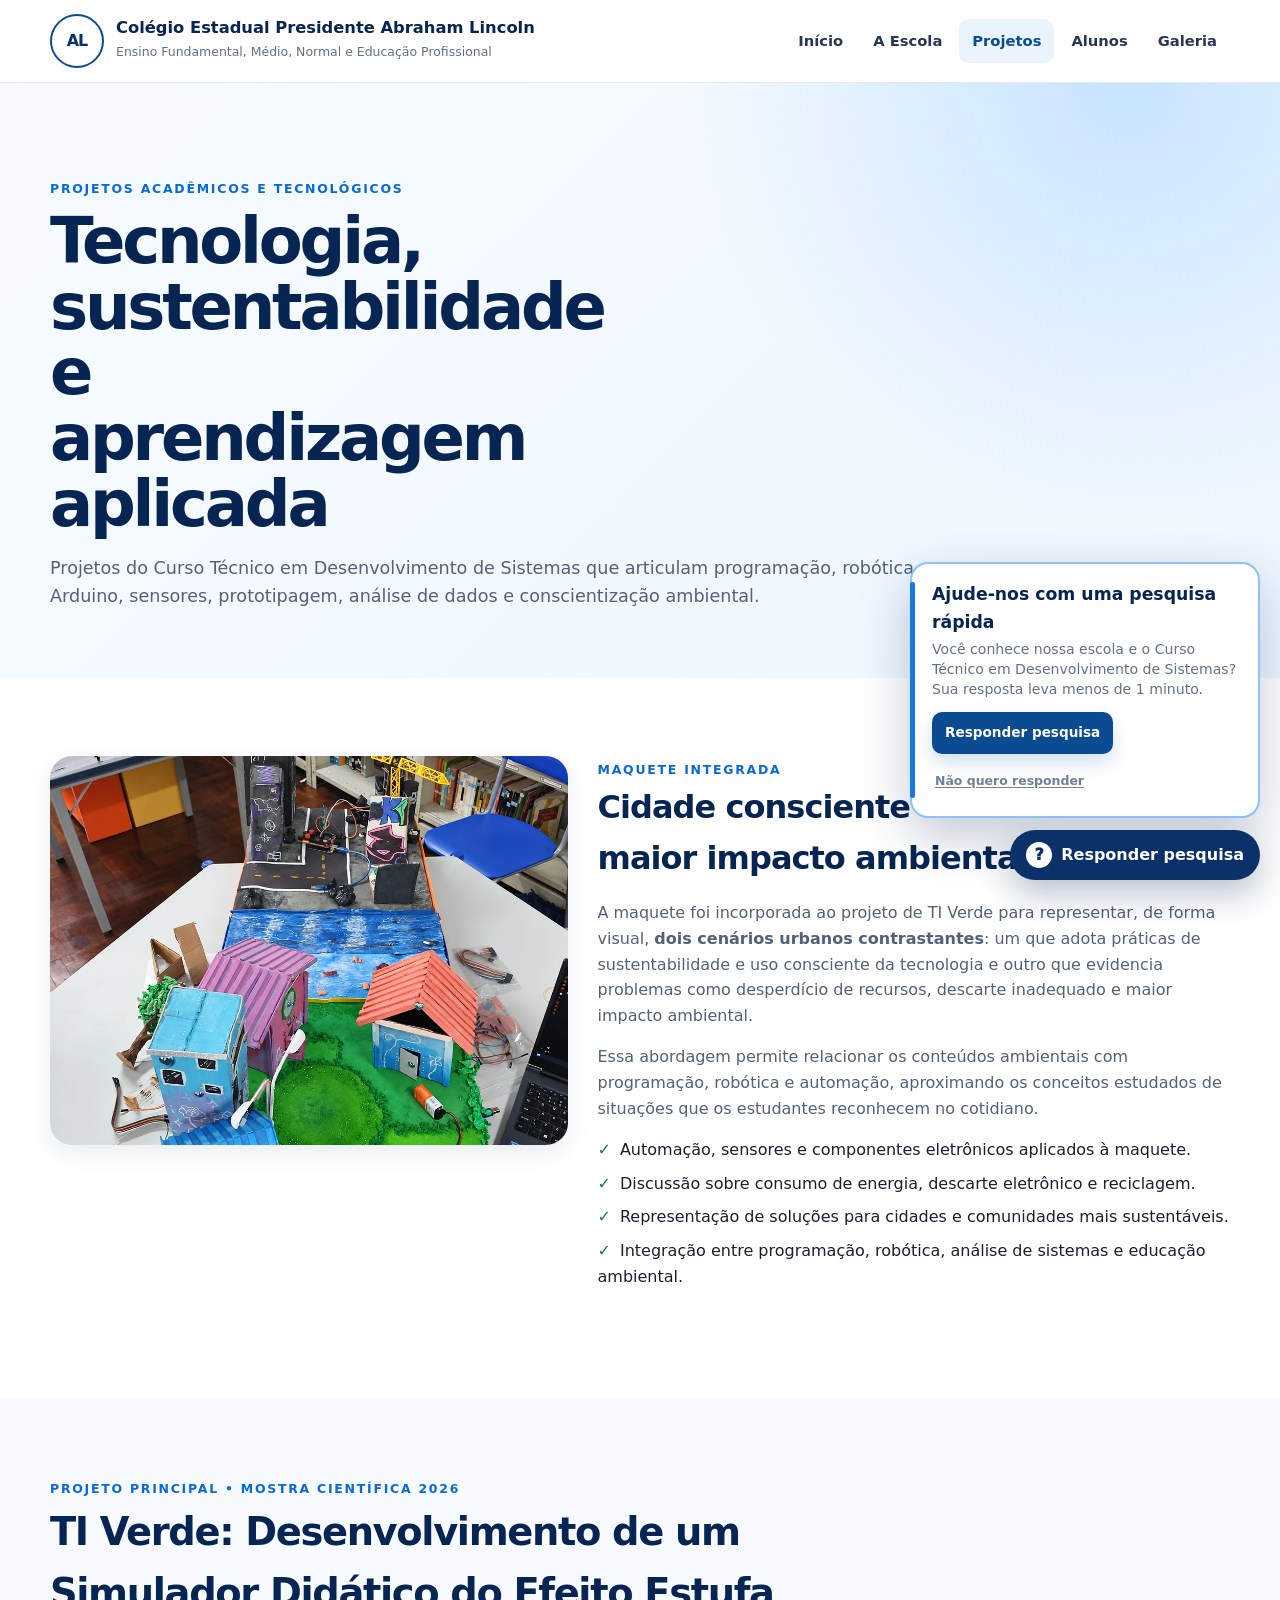
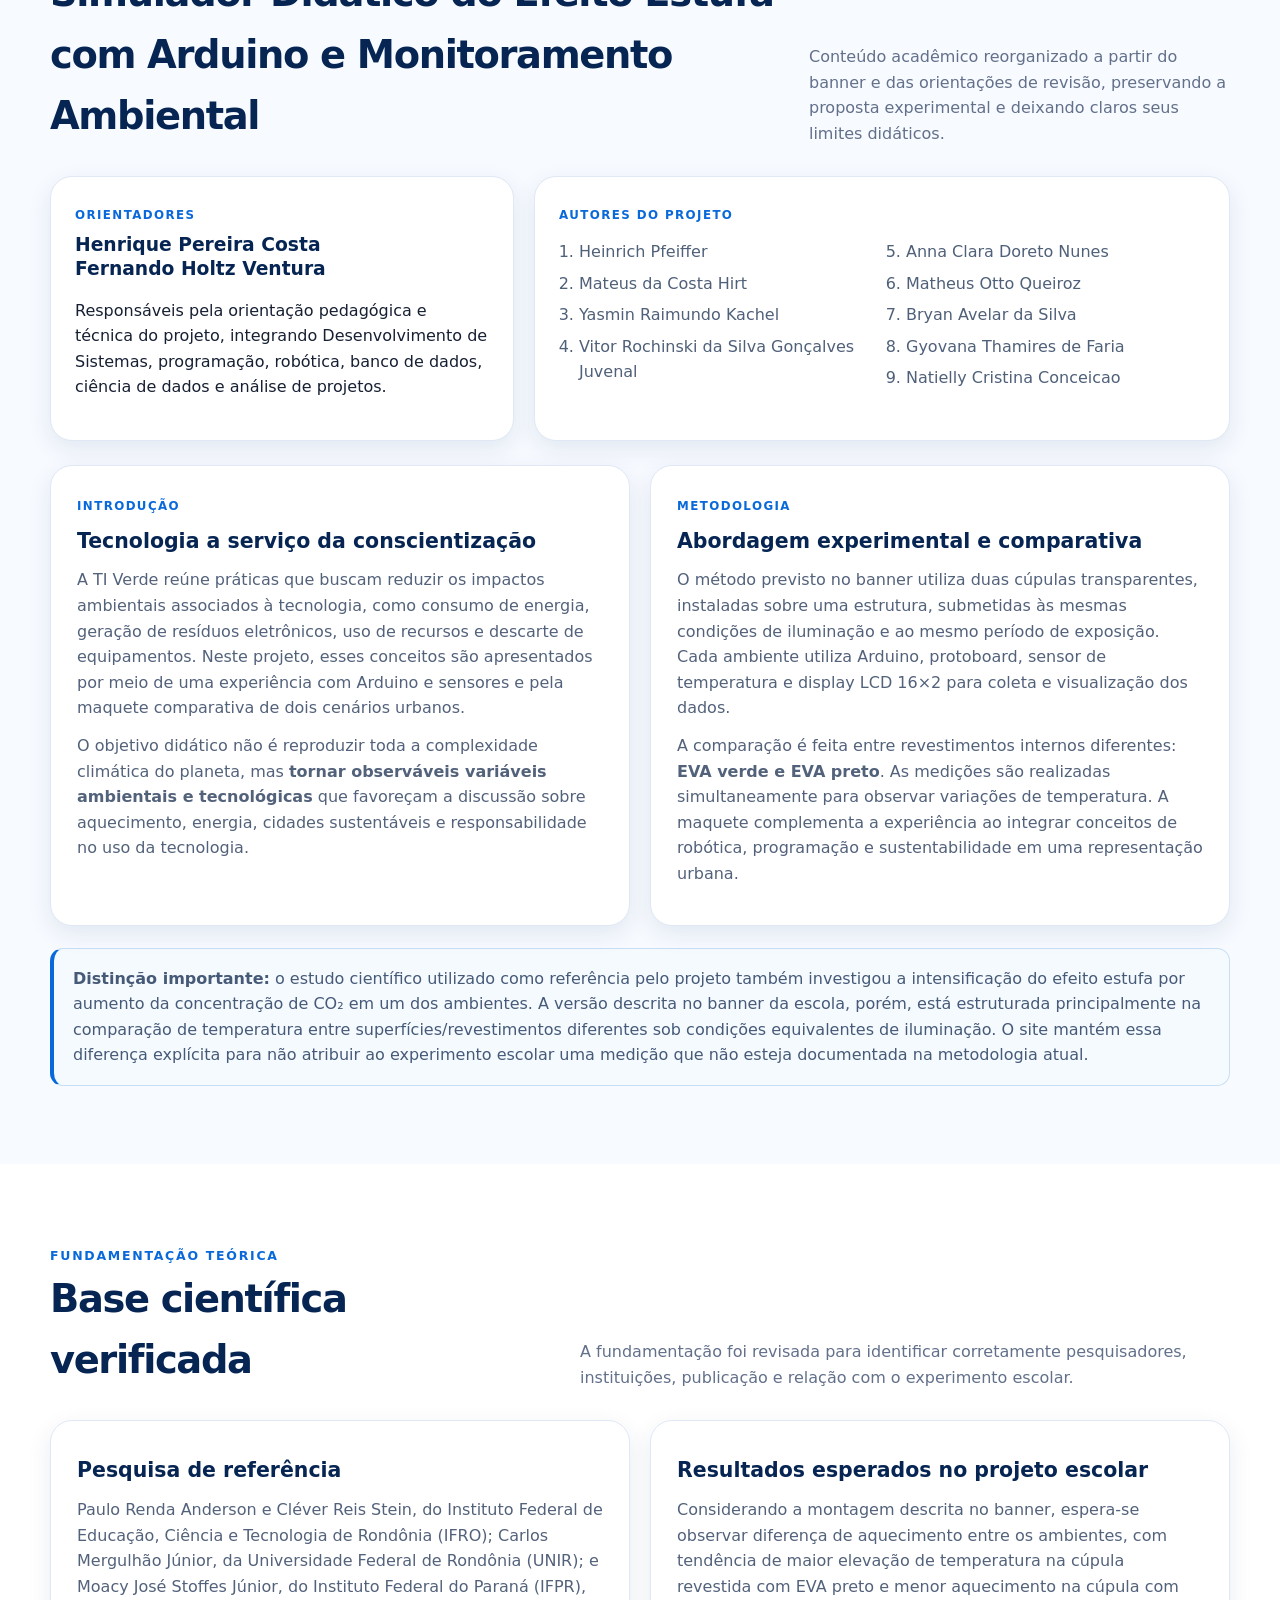
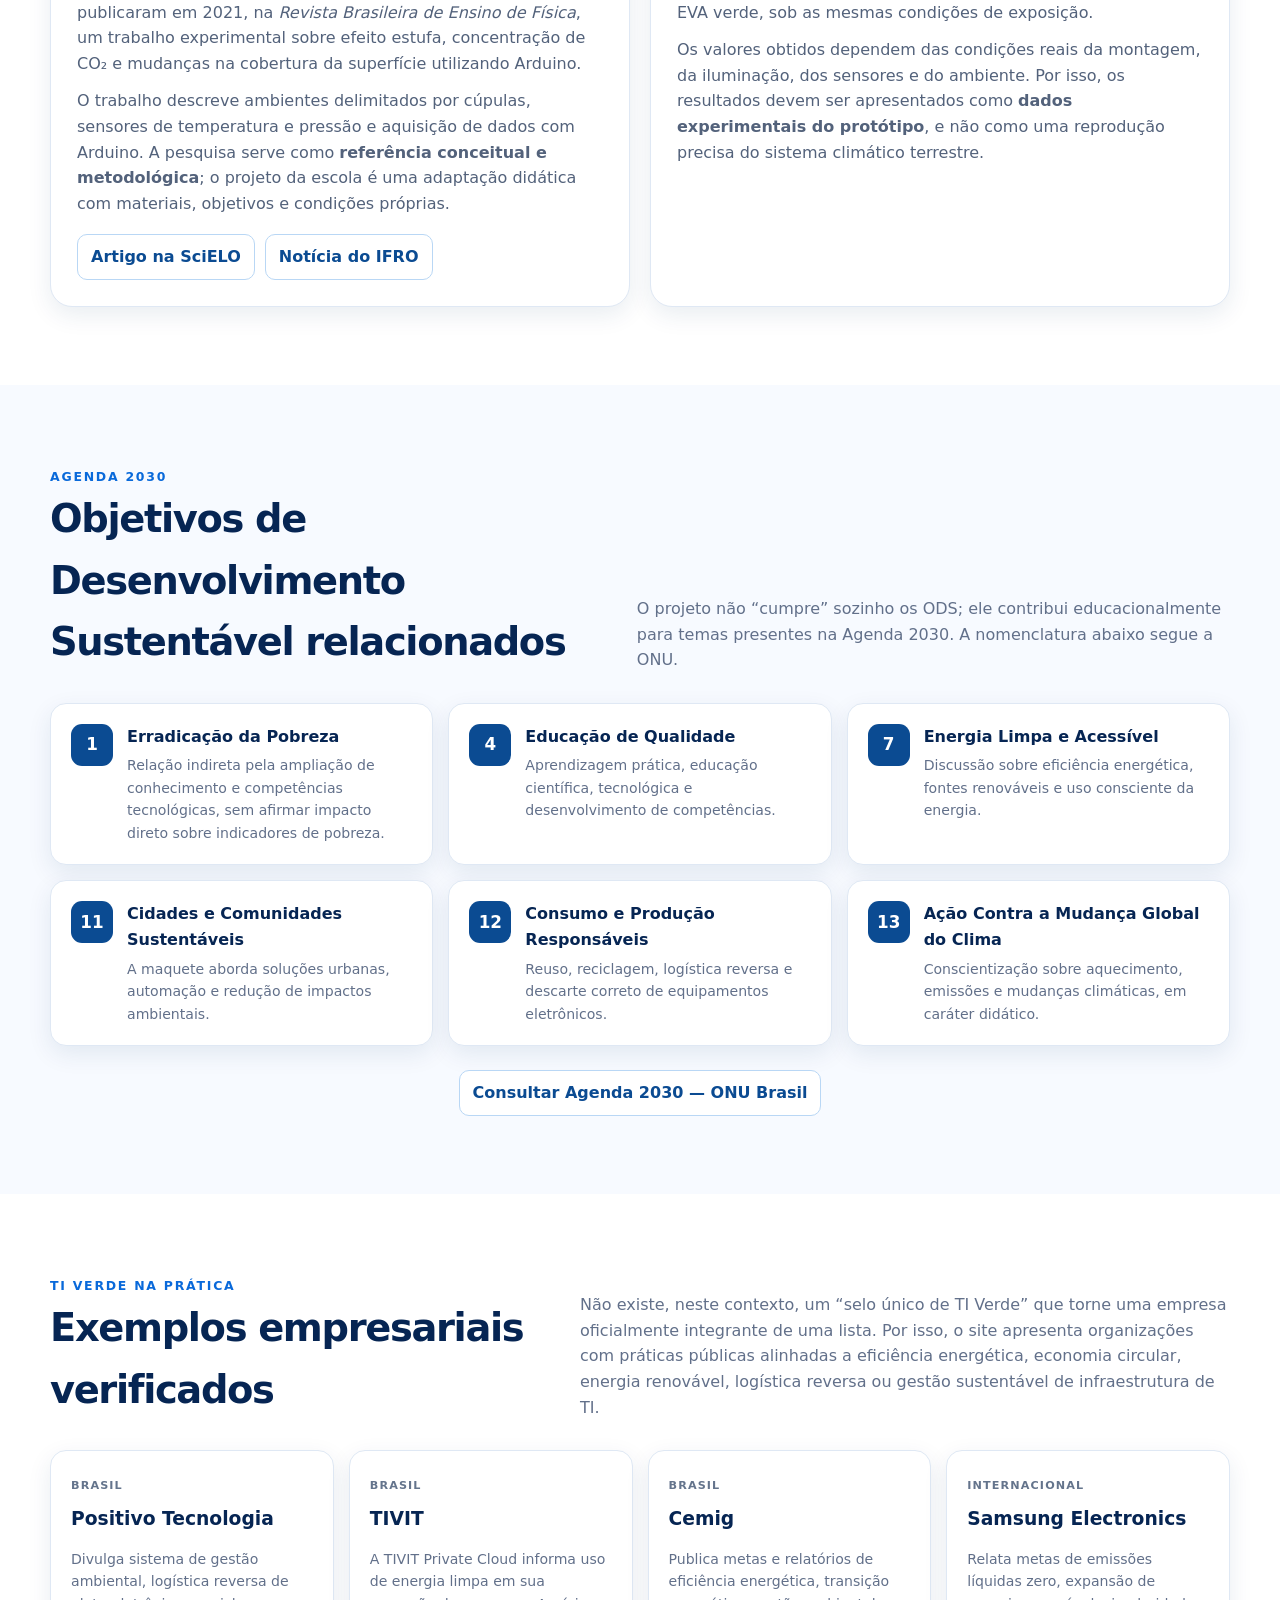
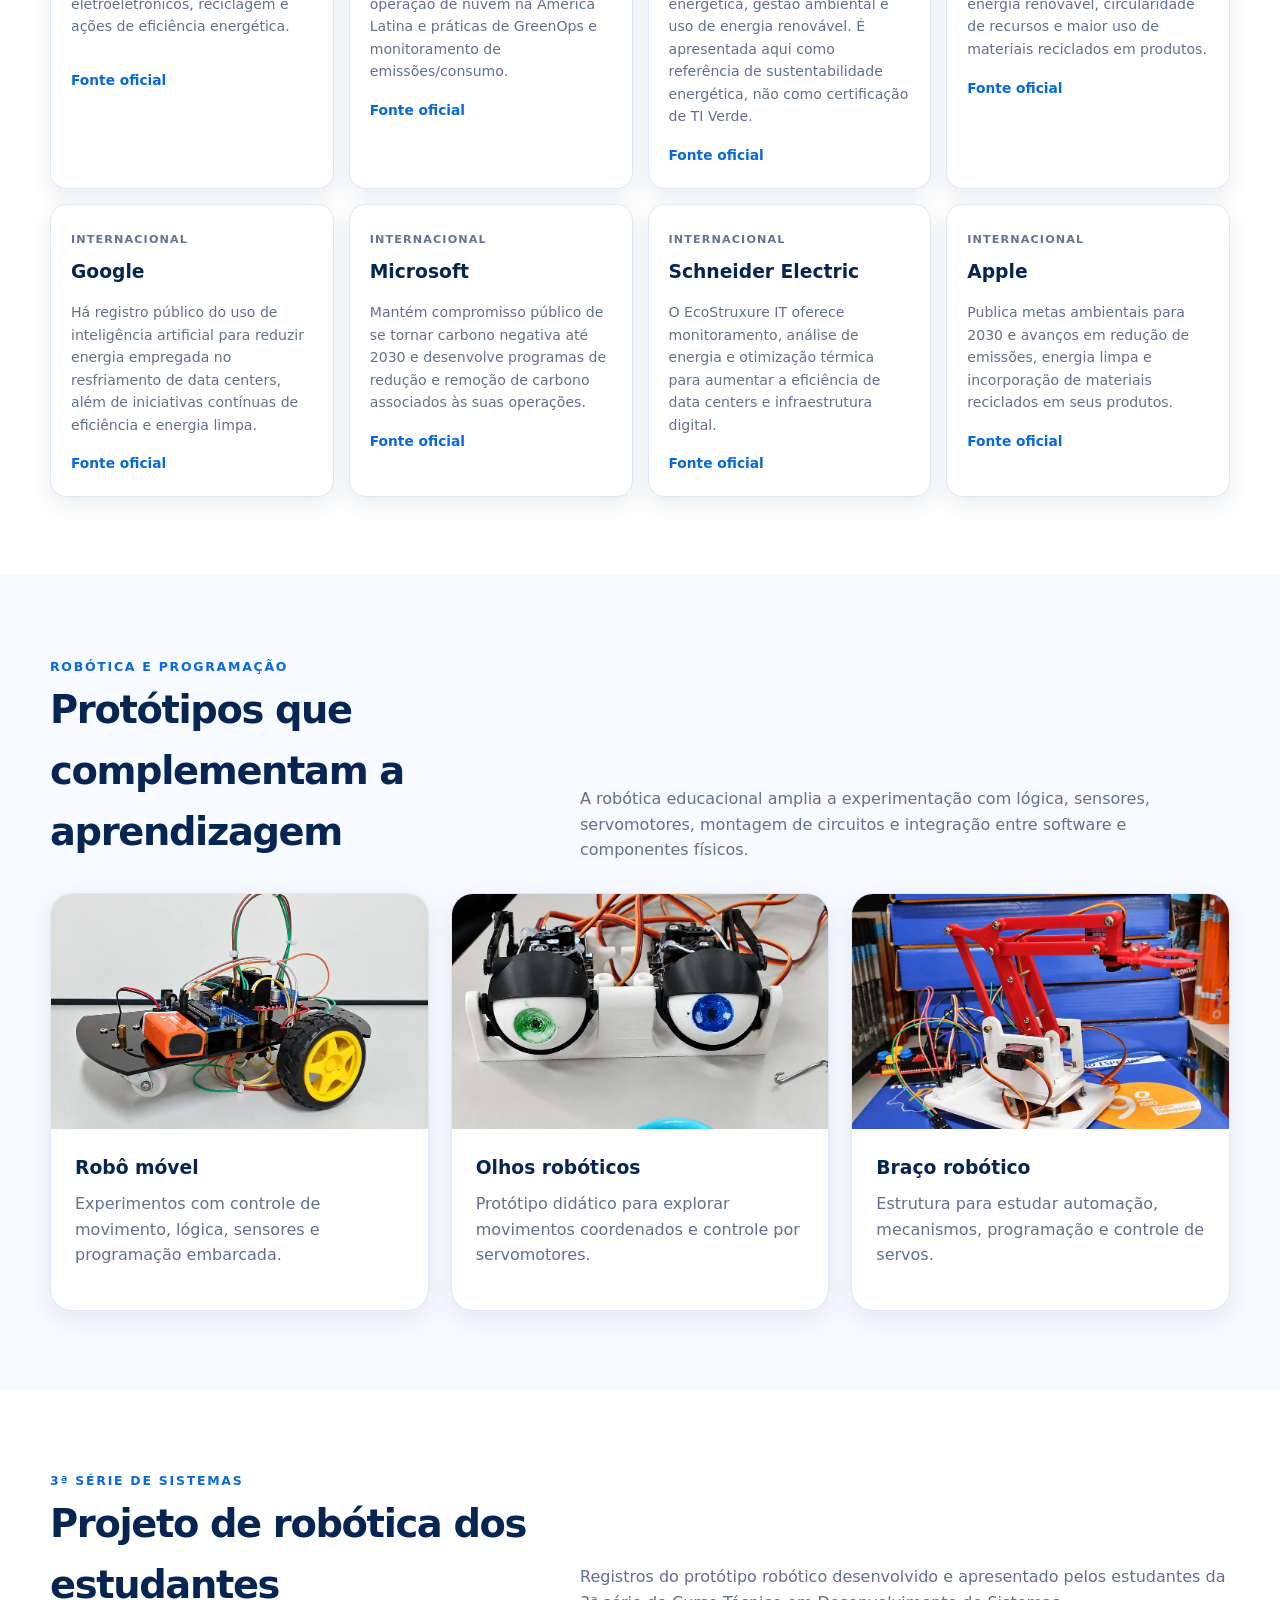
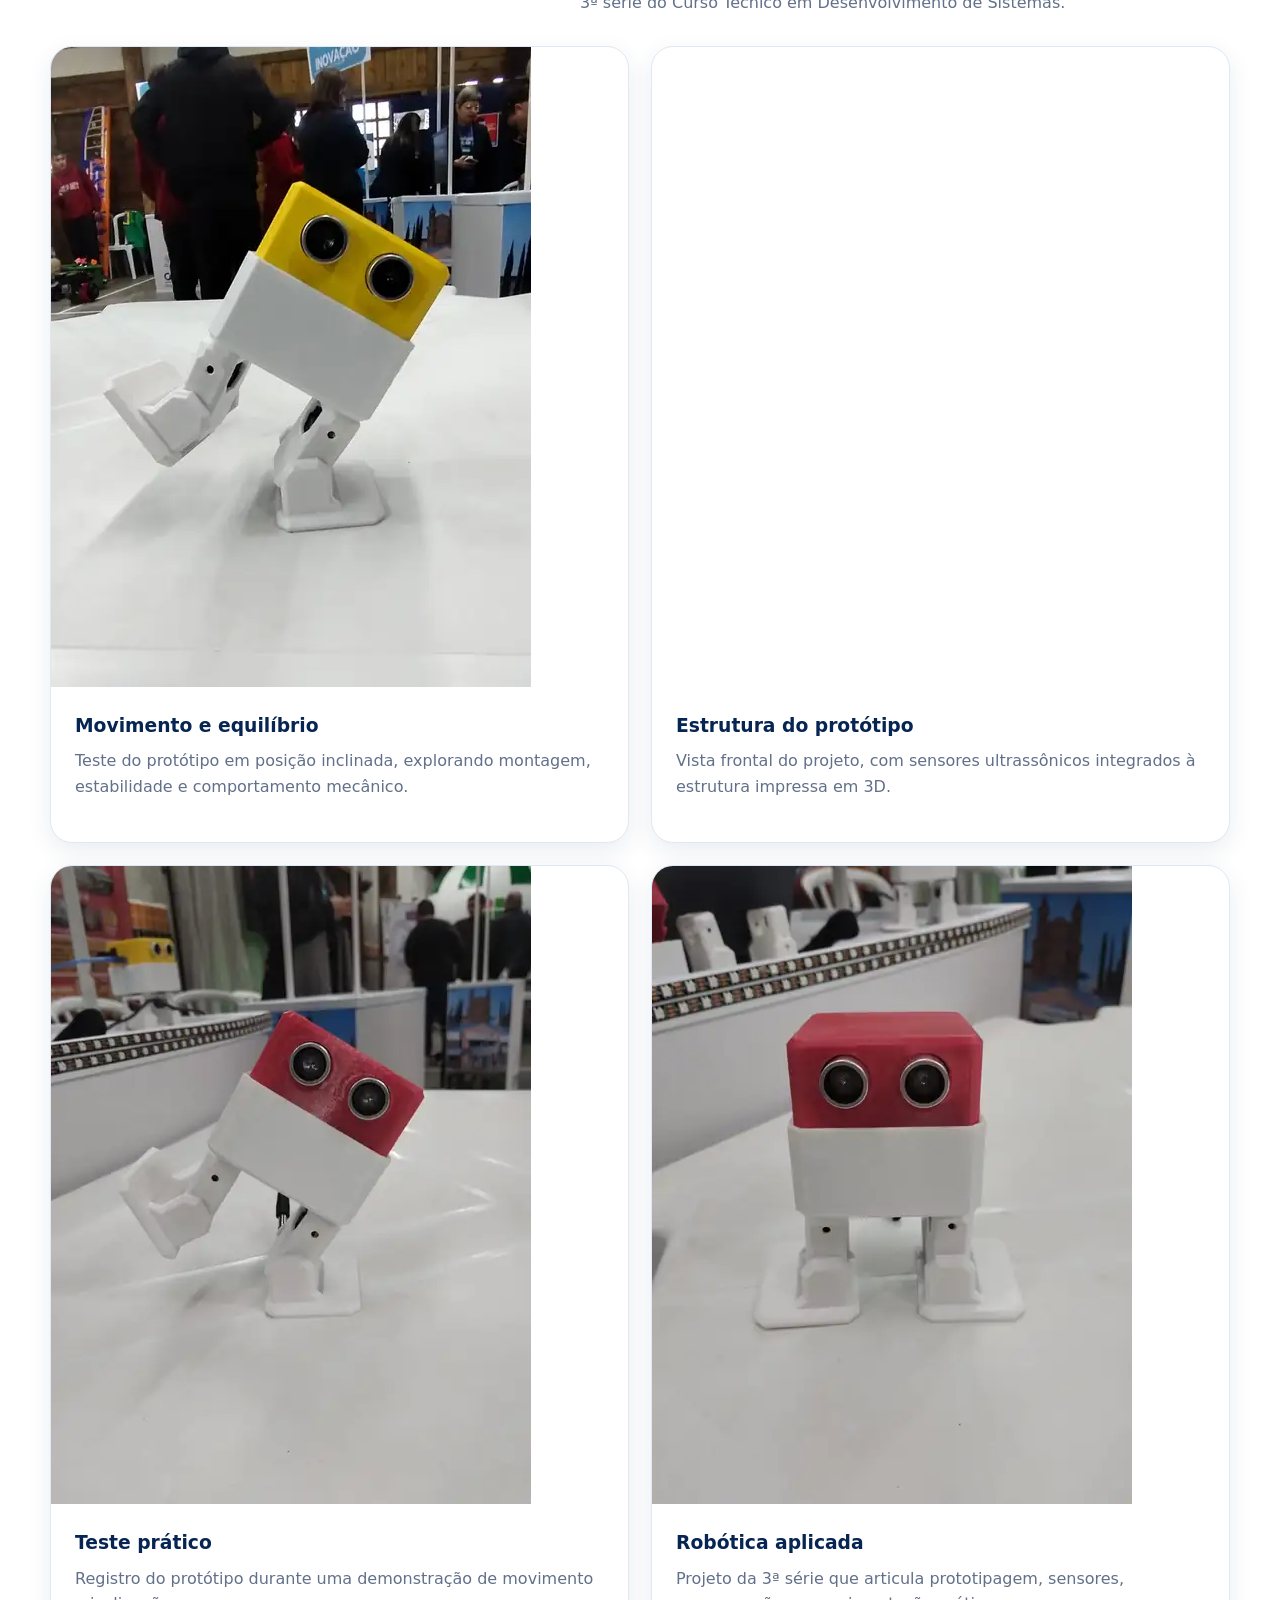
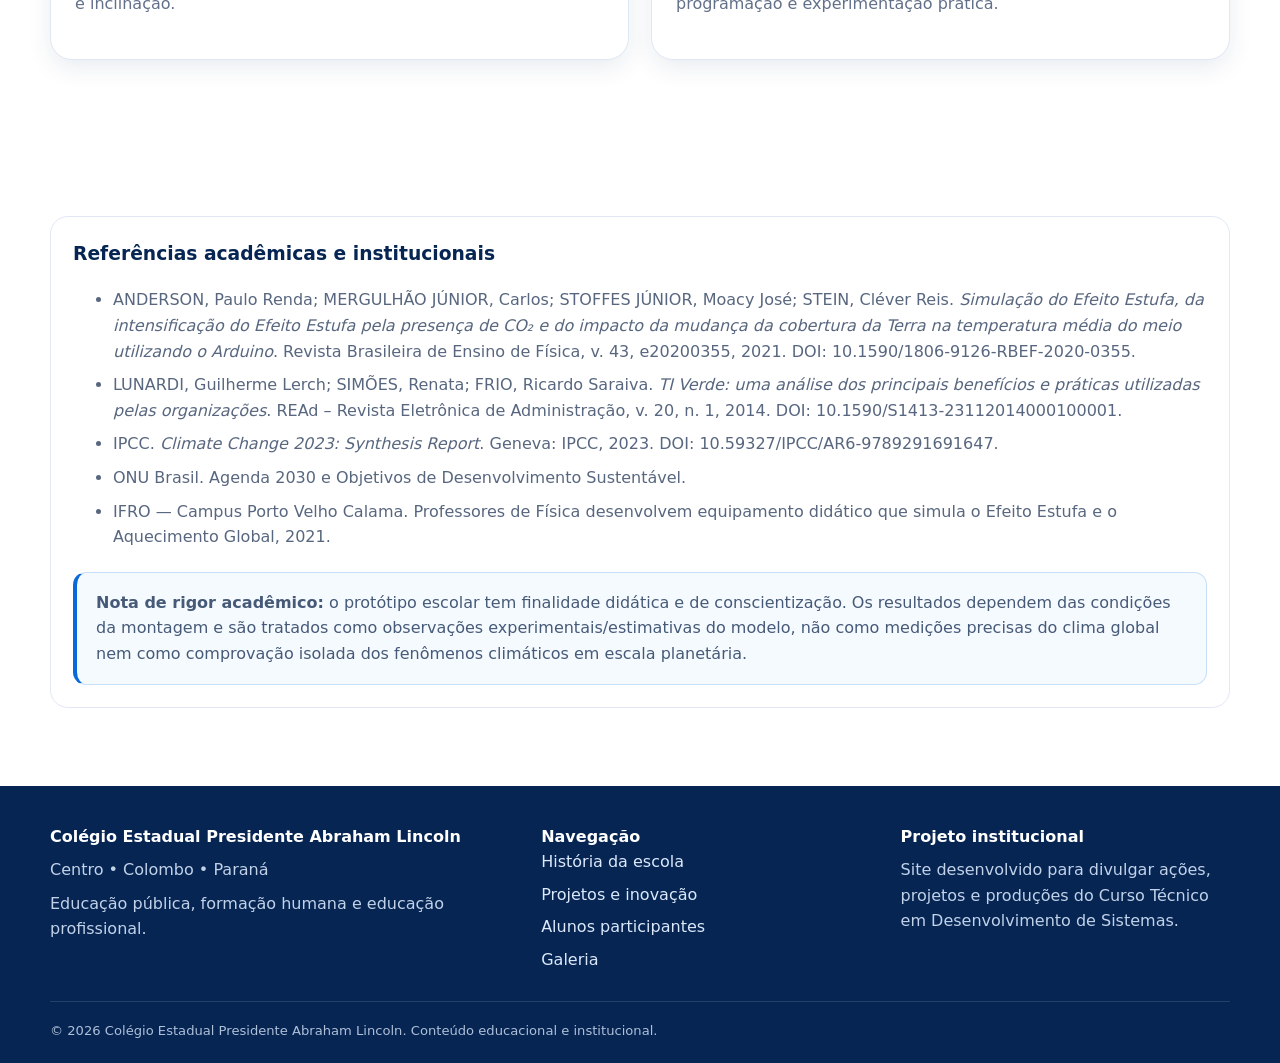
<file: site-abraham-lincoln-v4/projetos.html>
<!DOCTYPE html>
<html lang="pt-BR">
<head>
  <meta charset="UTF-8">
  <meta name="viewport" content="width=device-width, initial-scale=1.0">
  <meta name="description" content="Projetos educacionais de tecnologia, robótica, Arduino, TI Verde e sustentabilidade.">
  <meta name="theme-color" content="#0a3269">
  <title>Projetos | Colégio Estadual Presidente Abraham Lincoln</title>
  <link rel="stylesheet" href="assets/css/style.css?v=20260924-0835">
</head>
<body data-page="projetos">
<a class="skip-link" href="#conteudo">Ir para o conteúdo</a>

<header class="site-header">
  <div class="container header-inner">
    <a class="brand" href="index.html" aria-label="Ir para a página inicial">
      <div class="brand-mark" aria-hidden="true">AL</div>
      <div class="brand-text">
        <strong>Colégio Estadual Presidente Abraham Lincoln</strong>
        <span>Ensino Fundamental, Médio, Normal e Educação Profissional</span>
      </div>
    </a>
    <button class="nav-toggle" data-nav-toggle aria-expanded="false" aria-label="Abrir menu">☰</button>
    <nav class="main-nav" data-nav aria-label="Navegação principal">
      <a href="index.html" data-page-link="inicio">Início</a>
      <a href="escola.html" data-page-link="escola">A Escola</a>
      <a href="projetos.html" data-page-link="projetos">Projetos</a>
      <a href="alunos.html" data-page-link="alunos">Alunos</a>
      <a href="galeria.html" data-page-link="galeria">Galeria</a>
    </nav>
  </div>
</header>

<main id="conteudo">

<section class="page-hero project-page-hero">
  <div class="container">
    <span class="kicker">Projetos acadêmicos e tecnológicos</span>
    <h1>Tecnologia, sustentabilidade e aprendizagem aplicada</h1>
    <p>Projetos do Curso Técnico em Desenvolvimento de Sistemas que articulam programação, robótica, Arduino, sensores, prototipagem, análise de dados e conscientização ambiental.</p>
  </div>
</section>

<section class="section" id="cidade">
  <div class="container">
    <article class="project-detail">
      <div class="media"><img src="assets/images/cidade-inteligente.webp" alt="Maquete de cidade inteligente e sustentável desenvolvida pelos estudantes" loading="lazy"></div>
      <div>
        <span class="kicker">Maquete integrada</span>
        <h2>Cidade consciente × cidade de maior impacto ambiental</h2>
        <p>A maquete foi incorporada ao projeto de TI Verde para representar, de forma visual, <strong>dois cenários urbanos contrastantes</strong>: um que adota práticas de sustentabilidade e uso consciente da tecnologia e outro que evidencia problemas como desperdício de recursos, descarte inadequado e maior impacto ambiental.</p>
        <p>Essa abordagem permite relacionar os conteúdos ambientais com programação, robótica e automação, aproximando os conceitos estudados de situações que os estudantes reconhecem no cotidiano.</p>
        <ul class="checklist">
          <li>Automação, sensores e componentes eletrônicos aplicados à maquete.</li>
          <li>Discussão sobre consumo de energia, descarte eletrônico e reciclagem.</li>
          <li>Representação de soluções para cidades e comunidades mais sustentáveis.</li>
          <li>Integração entre programação, robótica, análise de sistemas e educação ambiental.</li>
        </ul>
      </div>
    </article>
  </div>
</section>

<section class="section section-alt" id="ti-verde">
  <div class="container">
    <div class="section-head">
      <div>
        <span class="kicker">Projeto principal • Mostra Científica 2026</span>
        <h2>TI Verde: Desenvolvimento de um Simulador Didático do Efeito Estufa com Arduino e Monitoramento Ambiental</h2>
      </div>
      <p>Conteúdo acadêmico reorganizado a partir do banner e das orientações de revisão, preservando a proposta experimental e deixando claros seus limites didáticos.</p>
    </div>

    <div class="project-people-grid">
      <div class="card project-people-card">
        <span class="project-label">Orientadores</span>
        <h3>Henrique Pereira Costa<br>Fernando Holtz Ventura</h3>
        <p>Responsáveis pela orientação pedagógica e técnica do projeto, integrando Desenvolvimento de Sistemas, programação, robótica, banco de dados, ciência de dados e análise de projetos.</p>
      </div>
      <div class="card project-people-card">
        <span class="project-label">Autores do projeto</span>
        <ol class="compact-list">
          <li>Heinrich Pfeiffer</li>
          <li>Mateus da Costa Hirt</li>
          <li>Yasmin Raimundo Kachel</li>
          <li>Vitor Rochinski da Silva Gonçalves Juvenal</li>
          <li>Anna Clara Doreto Nunes</li>
          <li>Matheus Otto Queiroz</li>
          <li>Bryan Avelar da Silva</li>
          <li>Gyovana Thamires de Faria</li>
          <li>Natielly Cristina Conceicao</li>
        </ol>
      </div>
    </div>

    <div class="academic-grid">
      <article class="card academic-card">
        <span class="project-label">Introdução</span>
        <h3>Tecnologia a serviço da conscientização</h3>
        <p>A TI Verde reúne práticas que buscam reduzir os impactos ambientais associados à tecnologia, como consumo de energia, geração de resíduos eletrônicos, uso de recursos e descarte de equipamentos. Neste projeto, esses conceitos são apresentados por meio de uma experiência com Arduino e sensores e pela maquete comparativa de dois cenários urbanos.</p>
        <p>O objetivo didático não é reproduzir toda a complexidade climática do planeta, mas <strong>tornar observáveis variáveis ambientais e tecnológicas</strong> que favoreçam a discussão sobre aquecimento, energia, cidades sustentáveis e responsabilidade no uso da tecnologia.</p>
      </article>

      <article class="card academic-card">
        <span class="project-label">Metodologia</span>
        <h3>Abordagem experimental e comparativa</h3>
        <p>O método previsto no banner utiliza duas cúpulas transparentes, instaladas sobre uma estrutura, submetidas às mesmas condições de iluminação e ao mesmo período de exposição. Cada ambiente utiliza Arduino, protoboard, sensor de temperatura e display LCD 16×2 para coleta e visualização dos dados.</p>
        <p>A comparação é feita entre revestimentos internos diferentes: <strong>EVA verde e EVA preto</strong>. As medições são realizadas simultaneamente para observar variações de temperatura. A maquete complementa a experiência ao integrar conceitos de robótica, programação e sustentabilidade em uma representação urbana.</p>
      </article>
    </div>

    <div class="evidence-note">
      <strong>Distinção importante:</strong> o estudo científico utilizado como referência pelo projeto também investigou a intensificação do efeito estufa por aumento da concentração de CO₂ em um dos ambientes. A versão descrita no banner da escola, porém, está estruturada principalmente na comparação de temperatura entre superfícies/revestimentos diferentes sob condições equivalentes de iluminação. O site mantém essa diferença explícita para não atribuir ao experimento escolar uma medição que não esteja documentada na metodologia atual.
    </div>
  </div>
</section>

<section class="section" id="fundamentacao">
  <div class="container">
    <div class="section-head">
      <div><span class="kicker">Fundamentação teórica</span><h2>Base científica verificada</h2></div>
      <p>A fundamentação foi revisada para identificar corretamente pesquisadores, instituições, publicação e relação com o experimento escolar.</p>
    </div>

    <div class="research-foundation">
      <div class="card academic-card">
        <h3>Pesquisa de referência</h3>
        <p>Paulo Renda Anderson e Cléver Reis Stein, do Instituto Federal de Educação, Ciência e Tecnologia de Rondônia (IFRO); Carlos Mergulhão Júnior, da Universidade Federal de Rondônia (UNIR); e Moacy José Stoffes Júnior, do Instituto Federal do Paraná (IFPR), publicaram em 2021, na <em>Revista Brasileira de Ensino de Física</em>, um trabalho experimental sobre efeito estufa, concentração de CO₂ e mudanças na cobertura da superfície utilizando Arduino.</p>
        <p>O trabalho descreve ambientes delimitados por cúpulas, sensores de temperatura e pressão e aquisição de dados com Arduino. A pesquisa serve como <strong>referência conceitual e metodológica</strong>; o projeto da escola é uma adaptação didática com materiais, objetivos e condições próprias.</p>
        <div class="source-actions">
          <a class="source-link" href="https://www.scielo.br/j/rbef/a/sCPGDrBvfxvhHjqrxhHRvGb/?lang=pt" target="_blank" rel="noopener noreferrer">Artigo na SciELO</a>
          <a class="source-link" href="https://portal.ifro.edu.br/calama/noticias/10804-professores-de-fisica-desenvolvem-equipamento-didatico-que-simula-o-efeito-estufa-e-aquecimento-global" target="_blank" rel="noopener noreferrer">Notícia do IFRO</a>
        </div>
      </div>

      <div class="card academic-card">
        <h3>Resultados esperados no projeto escolar</h3>
        <p>Considerando a montagem descrita no banner, espera-se observar diferença de aquecimento entre os ambientes, com tendência de maior elevação de temperatura na cúpula revestida com EVA preto e menor aquecimento na cúpula com EVA verde, sob as mesmas condições de exposição.</p>
        <p>Os valores obtidos dependem das condições reais da montagem, da iluminação, dos sensores e do ambiente. Por isso, os resultados devem ser apresentados como <strong>dados experimentais do protótipo</strong>, e não como uma reprodução precisa do sistema climático terrestre.</p>
      </div>
    </div>
  </div>
</section>

<section class="section section-alt" id="ods">
  <div class="container">
    <div class="section-head">
      <div><span class="kicker">Agenda 2030</span><h2>Objetivos de Desenvolvimento Sustentável relacionados</h2></div>
      <p>O projeto não “cumpre” sozinho os ODS; ele contribui educacionalmente para temas presentes na Agenda 2030. A nomenclatura abaixo segue a ONU.</p>
    </div>

    <div class="ods-grid">
      <article class="ods-card"><span class="ods-number">1</span><div><h3>Erradicação da Pobreza</h3><p>Relação indireta pela ampliação de conhecimento e competências tecnológicas, sem afirmar impacto direto sobre indicadores de pobreza.</p></div></article>
      <article class="ods-card"><span class="ods-number">4</span><div><h3>Educação de Qualidade</h3><p>Aprendizagem prática, educação científica, tecnológica e desenvolvimento de competências.</p></div></article>
      <article class="ods-card"><span class="ods-number">7</span><div><h3>Energia Limpa e Acessível</h3><p>Discussão sobre eficiência energética, fontes renováveis e uso consciente da energia.</p></div></article>
      <article class="ods-card"><span class="ods-number">11</span><div><h3>Cidades e Comunidades Sustentáveis</h3><p>A maquete aborda soluções urbanas, automação e redução de impactos ambientais.</p></div></article>
      <article class="ods-card"><span class="ods-number">12</span><div><h3>Consumo e Produção Responsáveis</h3><p>Reuso, reciclagem, logística reversa e descarte correto de equipamentos eletrônicos.</p></div></article>
      <article class="ods-card"><span class="ods-number">13</span><div><h3>Ação Contra a Mudança Global do Clima</h3><p>Conscientização sobre aquecimento, emissões e mudanças climáticas, em caráter didático.</p></div></article>
    </div>
    <div class="source-actions source-actions-center">
      <a class="source-link" href="https://brasil.un.org/pt-br/91863-agenda-2030-para-o-desenvolvimento-sustent%C3%A1vel" target="_blank" rel="noopener noreferrer">Consultar Agenda 2030 — ONU Brasil</a>
    </div>
  </div>
</section>

<section class="section" id="empresas">
  <div class="container">
    <div class="section-head">
      <div><span class="kicker">TI Verde na prática</span><h2>Exemplos empresariais verificados</h2></div>
      <p>Não existe, neste contexto, um “selo único de TI Verde” que torne uma empresa oficialmente integrante de uma lista. Por isso, o site apresenta organizações com práticas públicas alinhadas a eficiência energética, economia circular, energia renovável, logística reversa ou gestão sustentável de infraestrutura de TI.</p>
    </div>

    <div class="company-grid">
      <article class="company-card"><span class="company-scope">Brasil</span><h3>Positivo Tecnologia</h3><p>Divulga sistema de gestão ambiental, logística reversa de eletroeletrônicos, reciclagem e ações de eficiência energética.</p><a href="https://www.meupositivo.com.br/doseujeito/positivo/positivo-tecnologia-sustentabilidade-ti-verde/" target="_blank" rel="noopener noreferrer">Fonte oficial</a></article>
      <article class="company-card"><span class="company-scope">Brasil</span><h3>TIVIT</h3><p>A TIVIT Private Cloud informa uso de energia limpa em sua operação de nuvem na América Latina e práticas de GreenOps e monitoramento de emissões/consumo.</p><a href="https://cloud.tivit.com/" target="_blank" rel="noopener noreferrer">Fonte oficial</a></article>
      <article class="company-card"><span class="company-scope">Brasil</span><h3>Cemig</h3><p>Publica metas e relatórios de eficiência energética, transição energética, gestão ambiental e uso de energia renovável. É apresentada aqui como referência de sustentabilidade energética, não como certificação de TI Verde.</p><a href="https://www.cemig.com.br/relatorios/" target="_blank" rel="noopener noreferrer">Fonte oficial</a></article>
      <article class="company-card"><span class="company-scope">Internacional</span><h3>Samsung Electronics</h3><p>Relata metas de emissões líquidas zero, expansão de energia renovável, circularidade de recursos e maior uso de materiais reciclados em produtos.</p><a href="https://news.samsung.com/global/samsung-electronics-releases-2026-sustainability-report-expanding-water-replenishment-efforts" target="_blank" rel="noopener noreferrer">Fonte oficial</a></article>
      <article class="company-card"><span class="company-scope">Internacional</span><h3>Google</h3><p>Há registro público do uso de inteligência artificial para reduzir energia empregada no resfriamento de data centers, além de iniciativas contínuas de eficiência e energia limpa.</p><a href="https://sustainability.google/stories/" target="_blank" rel="noopener noreferrer">Fonte oficial</a></article>
      <article class="company-card"><span class="company-scope">Internacional</span><h3>Microsoft</h3><p>Mantém compromisso público de se tornar carbono negativa até 2030 e desenvolve programas de redução e remoção de carbono associados às suas operações.</p><a href="https://www.microsoft.com/en-us/corporate-responsibility/sustainability/carbon-removal-program" target="_blank" rel="noopener noreferrer">Fonte oficial</a></article>
      <article class="company-card"><span class="company-scope">Internacional</span><h3>Schneider Electric</h3><p>O EcoStruxure IT oferece monitoramento, análise de energia e otimização térmica para aumentar a eficiência de data centers e infraestrutura digital.</p><a href="https://www.se.com/ww/en/work/solutions/data-centers-and-networks/" target="_blank" rel="noopener noreferrer">Fonte oficial</a></article>
      <article class="company-card"><span class="company-scope">Internacional</span><h3>Apple</h3><p>Publica metas ambientais para 2030 e avanços em redução de emissões, energia limpa e incorporação de materiais reciclados em seus produtos.</p><a href="https://www.apple.com/environment/" target="_blank" rel="noopener noreferrer">Fonte oficial</a></article>
    </div>
  </div>
</section>

<section class="section section-alt" id="robotica">
  <div class="container">
    <div class="section-head">
      <div><span class="kicker">Robótica e programação</span><h2>Protótipos que complementam a aprendizagem</h2></div>
      <p>A robótica educacional amplia a experimentação com lógica, sensores, servomotores, montagem de circuitos e integração entre software e componentes físicos.</p>
    </div>
    <div class="grid-3">
      <article class="card project-card"><img src="assets/images/robo-seguidor.webp" alt="Robô móvel para experiências com sensores e programação" loading="lazy"><div class="card-body"><h3>Robô móvel</h3><p>Experimentos com controle de movimento, lógica, sensores e programação embarcada.</p></div></article>
      <article class="card project-card"><img src="assets/images/olhos-roboticos.webp" alt="Mecanismo didático de olhos robóticos" loading="lazy"><div class="card-body"><h3>Olhos robóticos</h3><p>Protótipo didático para explorar movimentos coordenados e controle por servomotores.</p></div></article>
      <article class="card project-card"><img src="assets/images/braco-robotico.webp" alt="Braço robótico didático" loading="lazy"><div class="card-body"><h3>Braço robótico</h3><p>Estrutura para estudar automação, mecanismos, programação e controle de servos.</p></div></article>
    </div>
  </div>
</section>

<section class="section" id="terceira-serie-robotica">
  <div class="container">
    <div class="section-head">
      <div>
        <span class="kicker">3ª série de Sistemas</span>
        <h2>Projeto de robótica dos estudantes</h2>
      </div>
      <p>Registros do protótipo robótico desenvolvido e apresentado pelos estudantes da 3ª série do Curso Técnico em Desenvolvimento de Sistemas.</p>
    </div>
    <div class="grid-2">
      <article class="card project-card">
        <img src="assets/images/robo-terceiro-sistemas-amarelo-movimento.webp" alt="Robô amarelo da 3ª série de Sistemas em movimento" loading="lazy">
        <div class="card-body"><h3>Movimento e equilíbrio</h3><p>Teste do protótipo em posição inclinada, explorando montagem, estabilidade e comportamento mecânico.</p></div>
      </article>
      <article class="card project-card">
        <img src="assets/images/robo-terceiro-sistemas-amarelo-frontal.webp" alt="Robô amarelo da 3ª série de Sistemas em vista frontal" loading="lazy">
        <div class="card-body"><h3>Estrutura do protótipo</h3><p>Vista frontal do projeto, com sensores ultrassônicos integrados à estrutura impressa em 3D.</p></div>
      </article>
      <article class="card project-card">
        <img src="assets/images/robo-terceiro-sistemas-vermelho-movimento.webp" alt="Robô vermelho da 3ª série de Sistemas em movimento" loading="lazy">
        <div class="card-body"><h3>Teste prático</h3><p>Registro do protótipo durante uma demonstração de movimento e inclinação.</p></div>
      </article>
      <article class="card project-card">
        <img src="assets/images/robo-terceiro-sistemas-vermelho-frontal.webp" alt="Robô vermelho da 3ª série de Sistemas em vista frontal" loading="lazy">
        <div class="card-body"><h3>Robótica aplicada</h3><p>Projeto da 3ª série que articula prototipagem, sensores, programação e experimentação prática.</p></div>
      </article>
    </div>
  </div>
</section>

<section class="section">
  <div class="container references">
    <h3>Referências acadêmicas e institucionais</h3>
    <ul>
      <li>ANDERSON, Paulo Renda; MERGULHÃO JÚNIOR, Carlos; STOFFES JÚNIOR, Moacy José; STEIN, Cléver Reis. <em>Simulação do Efeito Estufa, da intensificação do Efeito Estufa pela presença de CO₂ e do impacto da mudança da cobertura da Terra na temperatura média do meio utilizando o Arduino</em>. Revista Brasileira de Ensino de Física, v. 43, e20200355, 2021. DOI: 10.1590/1806-9126-RBEF-2020-0355.</li>
      <li>LUNARDI, Guilherme Lerch; SIMÕES, Renata; FRIO, Ricardo Saraiva. <em>TI Verde: uma análise dos principais benefícios e práticas utilizadas pelas organizações</em>. REAd – Revista Eletrônica de Administração, v. 20, n. 1, 2014. DOI: 10.1590/S1413-23112014000100001.</li>
      <li>IPCC. <em>Climate Change 2023: Synthesis Report</em>. Geneva: IPCC, 2023. DOI: 10.59327/IPCC/AR6-9789291691647.</li>
      <li>ONU Brasil. Agenda 2030 e Objetivos de Desenvolvimento Sustentável.</li>
      <li>IFRO — Campus Porto Velho Calama. Professores de Física desenvolvem equipamento didático que simula o Efeito Estufa e o Aquecimento Global, 2021.</li>
    </ul>
    <div class="academic-disclaimer">
      <strong>Nota de rigor acadêmico:</strong> o protótipo escolar tem finalidade didática e de conscientização. Os resultados dependem das condições da montagem e são tratados como observações experimentais/estimativas do modelo, não como medições precisas do clima global nem como comprovação isolada dos fenômenos climáticos em escala planetária.
    </div>
  </div>
</section>

</main>

<footer class="site-footer">
  <div class="container">
    <div class="footer-grid">
      <div>
        <strong>Colégio Estadual Presidente Abraham Lincoln</strong>
        <p>Centro • Colombo • Paraná</p>
        <p>Educação pública, formação humana e educação profissional.</p>
      </div>
      <div>
        <strong>Navegação</strong>
        <div class="footer-nav">
          <a href="escola.html">História da escola</a>
          <a href="projetos.html">Projetos e inovação</a>
          <a href="alunos.html">Alunos participantes</a>
          <a href="galeria.html">Galeria</a>
        </div>
      </div>
      <div>
        <strong>Projeto institucional</strong>
        <p>Site desenvolvido para divulgar ações, projetos e produções do Curso Técnico em Desenvolvimento de Sistemas.</p>
      </div>
    </div>
    <div class="footer-bottom">
      © <span data-year></span> Colégio Estadual Presidente Abraham Lincoln. Conteúdo educacional e institucional.
    </div>
  </div>
</footer>
<script src="assets/js/main.js?v=20260924-0835"></script>

</body>
</html>
</file>
<file: site-abraham-lincoln-v4/assets/css/style.css>
:root{
  --blue-950:#062553;
  --blue-900:#0a3269;
  --blue-800:#0b4b92;
  --blue-700:#0969da;
  --blue-600:#1378e8;
  --blue-100:#eaf4ff;
  --blue-050:#f5f9ff;
  --ink:#172033;
  --muted:#62708a;
  --white:#fff;
  --line:#dfe8f4;
  --surface:#ffffff;
  --surface-alt:#f7faff;
  --success:#177b58;
  --shadow:0 18px 48px rgba(9, 50, 105, .12);
  --shadow-sm:0 8px 24px rgba(9, 50, 105, .09);
  --radius:22px;
  --radius-sm:14px;
  --container:min(1180px, calc(100% - 40px));
}
*{box-sizing:border-box}
html{scroll-behavior:smooth}
body{
  margin:0;
  font-family:Inter, ui-sans-serif, system-ui, -apple-system, BlinkMacSystemFont, "Segoe UI", sans-serif;
  color:var(--ink);
  background:#fff;
  line-height:1.6;
}
img{max-width:100%;display:block}
a{color:inherit;text-decoration:none}
button,input,textarea{font:inherit}
button{cursor:pointer}
.container{width:var(--container);margin-inline:auto}
.skip-link{
  position:absolute;left:-9999px;top:10px;background:#fff;color:var(--blue-900);
  padding:10px 14px;border-radius:8px;z-index:999
}
.skip-link:focus{left:10px}
.site-header{
  position:sticky;top:0;z-index:1000;background:rgba(255,255,255,.94);
  backdrop-filter:blur(14px);border-bottom:1px solid rgba(223,232,244,.9)
}
.header-inner{
  min-height:82px;display:flex;align-items:center;justify-content:space-between;gap:28px
}
.brand{display:flex;align-items:center;gap:12px;min-width:290px}
.brand-mark{
  width:54px;height:54px;border:2px solid var(--blue-800);border-radius:50%;
  display:grid;place-items:center;font-weight:900;color:var(--blue-900);letter-spacing:-1px
}
.brand-text strong{display:block;color:var(--blue-950);font-size:1.02rem;line-height:1.15}
.brand-text span{font-size:.78rem;color:var(--muted)}
.main-nav{display:flex;align-items:center;gap:4px}
.main-nav a{
  padding:10px 13px;border-radius:10px;color:#273754;font-weight:650;font-size:.92rem
}
.main-nav a:hover,.main-nav a.active{background:var(--blue-100);color:var(--blue-800)}
.nav-toggle{
  display:none;border:0;background:var(--blue-100);color:var(--blue-900);
  width:44px;height:44px;border-radius:12px;font-size:1.25rem
}
.hero{
  min-height:560px;position:relative;display:flex;align-items:center;overflow:hidden;
  background:var(--blue-950)
}
.hero::before{
  content:"";position:absolute;inset:0;background:
    linear-gradient(90deg, rgba(3,28,66,.88) 0%, rgba(3,28,66,.62) 42%, rgba(3,28,66,.18) 78%, rgba(3,28,66,.08) 100%),
    url("../images/escola-hero.webp") center 62%/cover no-repeat
}
.hero-content{position:relative;z-index:2;color:white;padding:88px 0;max-width:720px}
.eyebrow{
  display:inline-flex;align-items:center;gap:8px;padding:7px 11px;border-radius:999px;
  background:rgba(255,255,255,.13);border:1px solid rgba(255,255,255,.25);
  font-size:.78rem;font-weight:800;letter-spacing:.12em;text-transform:uppercase
}
.hero h1{font-size:clamp(2.5rem,6vw,5rem);line-height:.99;letter-spacing:-.055em;margin:18px 0}
.hero p{font-size:1.17rem;max-width:610px;color:#e8f1ff;margin:0 0 28px}
.actions{display:flex;gap:12px;flex-wrap:wrap}
.btn{
  display:inline-flex;align-items:center;justify-content:center;gap:9px;border-radius:12px;
  padding:12px 17px;font-weight:800;border:1px solid transparent;transition:.2s ease
}
.btn-primary{background:#fff;color:var(--blue-900)}
.btn-primary:hover{transform:translateY(-2px);box-shadow:0 10px 22px rgba(0,0,0,.18)}
.btn-outline{color:#fff;border-color:rgba(255,255,255,.55);background:rgba(255,255,255,.08)}
.btn-outline:hover{background:rgba(255,255,255,.16)}
.stats-strip{border-bottom:1px solid var(--line);background:#fff}
.stats{display:grid;grid-template-columns:repeat(4,1fr)}
.stat{padding:25px 20px;display:flex;gap:14px;align-items:center;border-right:1px solid var(--line)}
.stat:last-child{border-right:0}
.stat-icon{font-size:1.55rem}
.stat strong{display:block;color:var(--blue-950);font-size:1.03rem}
.stat span{font-size:.84rem;color:var(--muted)}
.section{padding:78px 0}
.section-alt{background:var(--surface-alt)}
.section-head{
  display:flex;justify-content:space-between;gap:24px;align-items:end;margin-bottom:30px
}
.section-head h2{font-size:clamp(1.85rem,3vw,2.65rem);letter-spacing:-.035em;margin:0;color:var(--blue-950)}
.section-head p{margin:0;color:var(--muted);max-width:650px}
.kicker{color:var(--blue-700);font-size:.78rem;font-weight:900;letter-spacing:.14em;text-transform:uppercase}
.grid-2{display:grid;grid-template-columns:repeat(2,1fr);gap:22px}
.grid-3{display:grid;grid-template-columns:repeat(3,1fr);gap:22px}
.grid-4{display:grid;grid-template-columns:repeat(4,1fr);gap:18px}
.card{
  background:var(--surface);border:1px solid var(--line);border-radius:var(--radius);
  box-shadow:var(--shadow-sm);overflow:hidden
}
.card-body{padding:24px}
.mentor{
  display:grid;grid-template-columns:210px 1fr;min-height:330px
}
.mentor-photo-wrap{
  background:#fff;padding:12px;display:flex;align-items:stretch
}
.mentor-photo{
  width:100%;height:100%;object-fit:cover;object-position:center 25%;
  border-radius:16px;border:1px solid #edf2f8;background:#fff
}
.mentor h3{font-size:1.45rem;line-height:1.1;margin:0 0 4px;color:var(--blue-950)}
.mentor-role{color:var(--blue-700);font-weight:800;margin-bottom:14px}
.mentor p{color:#53617b;margin:0 0 14px}
.tags{display:flex;gap:8px;flex-wrap:wrap}
.tag{font-size:.78rem;padding:6px 10px;border-radius:999px;background:var(--blue-100);color:var(--blue-800);font-weight:750}
.feature-card{padding:24px;min-height:190px}
.feature-card .icon{font-size:1.8rem;margin-bottom:13px}
.feature-card h3{margin:0 0 8px;color:var(--blue-950)}
.feature-card p{margin:0;color:var(--muted);font-size:.94rem}
.project-card img{aspect-ratio:16/10;object-fit:cover}
.project-card h3{margin:0 0 8px;color:var(--blue-950)}
.project-card p{margin:0 0 18px;color:var(--muted)}
.text-link{color:var(--blue-700);font-weight:850}
.text-link:hover{text-decoration:underline}
.page-hero{
  padding:92px 0 68px;background:
  radial-gradient(circle at 90% 0%, #b9dcff 0, rgba(185,220,255,0) 36%),
  linear-gradient(135deg,#f7fbff,#eaf4ff)
}
.page-hero h1{font-size:clamp(2.45rem,5vw,4.4rem);letter-spacing:-.05em;line-height:1;margin:8px 0 16px;color:var(--blue-950)}
.page-hero p{font-size:1.1rem;color:#52617a;max-width:780px;margin:0}
.history-layout{display:grid;grid-template-columns:1.15fr .85fr;gap:30px;align-items:start}
.history-photo{border-radius:var(--radius);box-shadow:var(--shadow);overflow:hidden}
.history-photo img{width:100%;aspect-ratio:16/10;object-fit:cover}
.timeline{display:grid;gap:16px}
.timeline-item{
  border-left:4px solid var(--blue-700);padding:2px 0 2px 18px
}
.timeline-item strong{color:var(--blue-950)}
.timeline-item p{margin:4px 0 0;color:var(--muted)}
.notice{
  border:1px solid #bfe5d6;background:#effbf6;color:#225f4c;padding:16px 18px;border-radius:14px
}
.project-detail{
  display:grid;grid-template-columns:.9fr 1.1fr;gap:30px;align-items:start;margin-bottom:30px
}
.project-detail.reverse{grid-template-columns:1.1fr .9fr}
.project-detail .media img{border-radius:var(--radius);box-shadow:var(--shadow-sm);width:100%;aspect-ratio:4/3;object-fit:cover}
.project-detail h2{font-size:2rem;letter-spacing:-.03em;color:var(--blue-950);margin:0 0 10px}
.project-detail p{color:#52617a}
.checklist{padding:0;margin:16px 0 0;list-style:none;display:grid;gap:8px}
.checklist li::before{content:"✓";color:var(--success);font-weight:900;margin-right:9px}
.student-panel{padding:28px}
.student-list{columns:2;column-gap:40px;margin:18px 0 0;padding-left:20px}
.student-list li{margin-bottom:8px;break-inside:avoid}
.gallery-toolbar{display:flex;gap:9px;flex-wrap:wrap;margin-bottom:24px}
.filter-btn{
  border:1px solid var(--line);background:#fff;color:#31415f;border-radius:999px;
  padding:9px 14px;font-weight:800
}
.filter-btn.active,.filter-btn:hover{background:var(--blue-800);color:#fff;border-color:var(--blue-800)}
.gallery-grid{
  display:grid;grid-template-columns:repeat(3,1fr);gap:16px
}
.gallery-item{
  position:relative;border-radius:18px;overflow:hidden;border:1px solid var(--line);
  background:#fff;box-shadow:var(--shadow-sm)
}
.gallery-item button{all:unset;cursor:pointer;display:block;width:100%}
.gallery-item img{width:100%;aspect-ratio:4/3;object-fit:cover;transition:transform .25s ease}
.gallery-item:hover img{transform:scale(1.025)}
.gallery-caption{padding:13px 15px}
.gallery-caption strong{display:block;color:var(--blue-950)}
.gallery-caption span{color:var(--muted);font-size:.84rem}
.hidden{display:none!important}
.lightbox{
  position:fixed;inset:0;background:rgba(3,18,40,.86);display:none;align-items:center;justify-content:center;
  padding:28px;z-index:1200
}
.lightbox.open{display:flex}
.lightbox-content{max-width:1000px;width:100%;position:relative}
.lightbox img{max-height:80vh;width:100%;object-fit:contain;border-radius:16px;background:#fff}
.lightbox-close{
  position:absolute;right:-6px;top:-50px;width:40px;height:40px;border:0;border-radius:50%;
  background:#fff;color:var(--blue-950);font-size:1.25rem
}
.references{
  padding:22px;border:1px solid var(--line);border-radius:18px;background:#fff
}
.references h3{margin-top:0;color:var(--blue-950)}
.references li{margin-bottom:8px;color:#58677f}
.references a{color:var(--blue-700);text-decoration:underline}
.site-footer{background:var(--blue-950);color:#dce9fb;padding:38px 0 22px}
.footer-grid{display:grid;grid-template-columns:1.4fr 1fr 1fr;gap:30px}
.site-footer strong{color:#fff}
.site-footer p{margin:8px 0;color:#c1d2e9}
.footer-nav{display:grid;gap:7px}
.footer-nav a:hover{text-decoration:underline}
.footer-bottom{border-top:1px solid rgba(255,255,255,.13);margin-top:28px;padding-top:18px;font-size:.82rem;color:#aebfd8}
.muted{color:var(--muted)}
.center{text-align:center}

@media (max-width: 980px){
  .brand{min-width:0}
  .brand-text span{display:none}
  .nav-toggle{display:grid;place-items:center}
  .main-nav{
    display:none;position:absolute;top:82px;left:0;right:0;background:#fff;
    border-bottom:1px solid var(--line);padding:14px 20px;box-shadow:var(--shadow-sm)
  }
  .main-nav.open{display:grid}
  .stats{grid-template-columns:repeat(2,1fr)}
  .stat:nth-child(2){border-right:0}
  .grid-4{grid-template-columns:repeat(2,1fr)}
  .mentor{grid-template-columns:170px 1fr}
  .history-layout,.project-detail,.project-detail.reverse{grid-template-columns:1fr}
  .gallery-grid{grid-template-columns:repeat(2,1fr)}
  .footer-grid{grid-template-columns:1fr 1fr}
}
@media (max-width: 700px){
  :root{--container:min(100% - 28px, 1180px)}
  .header-inner{min-height:72px}
  .brand-mark{width:45px;height:45px}
  .brand-text strong{font-size:.9rem}
  .main-nav{top:72px}
  .hero{min-height:600px}
  .hero::before{
    background:linear-gradient(180deg,rgba(3,28,66,.52),rgba(3,28,66,.92) 70%),
    url("../images/escola-hero.webp") center 58%/cover no-repeat
  }
  .hero-content{padding:90px 0 60px}
  .hero h1{font-size:2.8rem}
  .stats{grid-template-columns:1fr}
  .stat{border-right:0;border-bottom:1px solid var(--line)}
  .stat:last-child{border-bottom:0}
  .section{padding:58px 0}
  .section-head{display:block}
  .section-head p{margin-top:10px}
  .grid-2,.grid-3,.grid-4{grid-template-columns:1fr}
  .mentor{grid-template-columns:1fr}
  .mentor-photo-wrap{height:300px}
  .student-list{columns:1}
  .gallery-grid{grid-template-columns:1fr}
  .footer-grid{grid-template-columns:1fr}
}


/* v2 — acabamento institucional e contatos profissionais */
.ui-icon{
  width:30px;height:30px;display:block;flex:0 0 auto
}
.stat-icon{
  width:46px;height:46px;border-radius:13px;background:var(--blue-100);
  display:grid;place-items:center;flex:0 0 auto
}
.stat-icon .ui-icon{width:25px;height:25px}
.feature-card .icon{
  width:50px;height:50px;border-radius:14px;background:var(--blue-100);
  display:grid;place-items:center;margin-bottom:16px
}
.feature-card .icon .ui-icon{width:27px;height:27px}
.mentors-intro{
  margin:-6px 0 26px;padding:16px 18px;border-left:3px solid var(--blue-700);
  background:linear-gradient(90deg,var(--blue-050),#fff);border-radius:0 14px 14px 0;
  color:#4f607c
}
.mentor-expertise{
  display:grid;gap:8px;margin:15px 0 16px;padding:14px 0;
  border-top:1px solid var(--line);border-bottom:1px solid var(--line)
}
.expertise-row{display:flex;gap:10px;align-items:flex-start;color:#485978;font-size:.92rem}
.expertise-row .ui-icon{width:20px;height:20px;margin-top:2px}
.mentor-contact{margin-top:16px}
.mentor-contact-title{
  display:block;font-size:.76rem;font-weight:900;text-transform:uppercase;letter-spacing:.11em;
  color:#71809a;margin-bottom:8px
}
.contact-link,.contact-pending{
  display:flex;align-items:center;gap:9px;border:1px solid var(--line);
  border-radius:12px;padding:10px 12px;font-weight:800;font-size:.9rem
}
.contact-link:hover{border-color:#a7cdf5;background:var(--blue-050)}
.contact-link .ui-icon,.contact-pending .ui-icon{width:20px;height:20px}
.contact-pending{color:#6b7890;background:#fafcff}
.contact-note{display:block;margin-top:7px;color:#7b879b;font-size:.78rem}
.institutional-icon-row{
  display:flex;gap:10px;align-items:center;color:var(--blue-950);font-weight:800
}
.student-group{margin-bottom:22px}
.student-group:last-child{margin-bottom:0}


/* v3 — conteúdo acadêmico, contatos e turmas */
.contact-actions{display:grid;grid-template-columns:1fr;gap:9px}
.contact-link span{display:grid;line-height:1.25}
.contact-link span strong{color:var(--blue-950);font-size:.9rem}
.contact-link span small{color:#65758f;font-size:.76rem;font-weight:650;margin-top:2px}

.student-summary{display:flex;gap:12px;flex-wrap:wrap;margin-bottom:22px}
.student-summary>div{background:var(--blue-050);border:1px solid var(--line);border-radius:14px;padding:12px 16px;display:grid}
.student-summary strong{color:var(--blue-950)}
.student-summary span{font-size:.82rem;color:var(--muted)}
.student-groups{display:grid;gap:22px}
.student-group{margin:0}
.student-group-head{display:flex;justify-content:space-between;gap:20px;align-items:start;border-bottom:1px solid var(--line);padding-bottom:16px;margin-bottom:6px}
.student-group-head h2{margin:4px 0 0;font-size:1.55rem;color:var(--blue-950)}
.student-count{white-space:nowrap;background:var(--blue-100);color:var(--blue-800);font-weight:850;padding:7px 11px;border-radius:999px;font-size:.8rem}
.student-update-note{margin:18px 4px 0;color:var(--muted);font-size:.88rem}

.project-page-hero{background:radial-gradient(circle at 88% 0%,#c8e4ff 0,rgba(200,228,255,0) 34%),linear-gradient(135deg,#f7fbff,#edf6ff)}
.project-people-grid{display:grid;grid-template-columns:.8fr 1.2fr;gap:20px;margin-bottom:24px}
.project-people-card{padding:24px}
.project-people-card h3{color:var(--blue-950);margin:6px 0 10px;line-height:1.3}
.project-label{font-size:.74rem;letter-spacing:.12em;text-transform:uppercase;color:var(--blue-700);font-weight:900}
.compact-list{columns:2;column-gap:28px;padding-left:20px;margin:12px 0 0}
.compact-list li{break-inside:avoid;margin-bottom:6px;color:#4f6079}
.academic-grid,.research-foundation{display:grid;grid-template-columns:repeat(2,1fr);gap:20px}
.academic-card{padding:26px}
.academic-card h3{margin:7px 0 10px;color:var(--blue-950);font-size:1.28rem}
.academic-card p{color:#53627b;margin:0 0 12px}
.evidence-note,.academic-disclaimer{margin-top:22px;padding:17px 19px;border:1px solid #c7dff6;border-left:4px solid var(--blue-700);border-radius:13px;background:#f5faff;color:#465a78}
.source-actions{display:flex;gap:10px;flex-wrap:wrap;margin-top:18px}
.source-actions-center{justify-content:center;margin-top:24px}
.source-link{display:inline-flex;padding:9px 13px;border:1px solid #b9d7f5;border-radius:10px;color:var(--blue-800);font-weight:800;background:#fff}
.source-link:hover{background:var(--blue-100)}
.ods-grid{display:grid;grid-template-columns:repeat(3,1fr);gap:15px}
.ods-card{display:flex;gap:14px;padding:20px;background:#fff;border:1px solid var(--line);border-radius:16px;box-shadow:var(--shadow-sm)}
.ods-number{width:42px;height:42px;border-radius:11px;background:var(--blue-800);color:#fff;font-size:1.05rem;font-weight:900;display:grid;place-items:center;flex:0 0 auto}
.ods-card h3{margin:0 0 5px;color:var(--blue-950);font-size:1rem}
.ods-card p{margin:0;color:var(--muted);font-size:.88rem}
.company-grid{display:grid;grid-template-columns:repeat(4,1fr);gap:15px}
.company-card{border:1px solid var(--line);border-radius:16px;padding:20px;background:#fff;box-shadow:var(--shadow-sm)}
.company-card h3{margin:7px 0 7px;color:var(--blue-950)}
.company-card p{color:var(--muted);font-size:.88rem;min-height:105px}
.company-card a{color:var(--blue-700);font-weight:850;font-size:.86rem}
.company-card a:hover{text-decoration:underline}
.company-scope{font-size:.7rem;letter-spacing:.1em;text-transform:uppercase;font-weight:900;color:#64748c}

@media(max-width:980px){
  .project-people-grid,.academic-grid,.research-foundation{grid-template-columns:1fr}
  .company-grid{grid-template-columns:repeat(2,1fr)}
  .ods-grid{grid-template-columns:repeat(2,1fr)}
}
@media(max-width:700px){
  .student-group-head{display:block}.student-count{display:inline-flex;margin-top:12px}
  .compact-list{columns:1}
  .company-grid,.ods-grid{grid-template-columns:1fr}
  .company-card p{min-height:auto}
}


/* v4 — refinamento visual e melhor experiência móvel */
html{scroll-padding-top:88px}
.hero p,.page-hero p{max-width:56rem}
.page-hero h1{max-width:12ch;line-height:1.03}
.mentor{
  grid-template-columns:minmax(180px,210px) 1fr;
  min-height:0;
  align-items:stretch;
}
.mentor-photo-wrap{
  padding:22px 0 22px 22px;
  background:linear-gradient(180deg,#f8fbff 0%, #eef6ff 100%);
  align-items:center;
}
.mentor-photo{
  width:100%;
  height:auto;
  aspect-ratio:4/5;
  max-height:340px;
  object-fit:cover;
  object-position:center top;
  border-radius:20px;
  border:1px solid #dfe8f4;
  box-shadow:0 16px 32px rgba(7, 41, 90, .10);
}
.mentor .card-body{padding:26px 28px}
.contact-actions{display:grid;grid-template-columns:repeat(auto-fit,minmax(180px,1fr));gap:10px}
.contact-link,.contact-pending{
  min-height:64px;
  width:100%;
  transition:transform .18s ease,border-color .18s ease, box-shadow .18s ease, background-color .18s ease;
  cursor:pointer;
  -webkit-tap-highlight-color:transparent;
}
.contact-link:hover,.contact-link:focus-visible{border-color:#8dbff5;background:var(--blue-050);box-shadow:0 10px 20px rgba(9,50,105,.08);transform:translateY(-1px)}
.contact-link:active{transform:translateY(0)}
.contact-link span small{font-size:.78rem}
.student-summary{
  display:grid;
  grid-template-columns:repeat(3, minmax(0,1fr));
  gap:12px;
  margin-bottom:24px;
}
.student-summary>div{
  min-height:92px;
  align-content:start;
  padding:16px 18px;
}
.student-summary strong{font-size:1.02rem}
.student-summary span{line-height:1.45}
.student-update-note{margin-top:20px}

@media (max-width: 980px){
  .mentor{grid-template-columns:185px 1fr}
  .student-summary{grid-template-columns:repeat(2,minmax(0,1fr))}
}
@media (max-width: 700px){
  html{scroll-padding-top:74px}
  .page-hero{padding:82px 0 54px}
  .page-hero h1{font-size:clamp(2rem,9vw,3rem);max-width:100%;line-height:1.06}
  .page-hero p{font-size:1rem}
  .hero h1{font-size:clamp(2.2rem,11vw,3.2rem)}
  .hero p{font-size:1rem}
  .mentor{grid-template-columns:1fr}
  .mentor .card-body{padding:24px 20px 24px}
  .mentor-photo-wrap{padding:20px 20px 0;height:auto}
  .mentor-photo{width:min(320px,100%);margin:0 auto;max-height:none}
  .contact-actions{grid-template-columns:1fr}
  .student-summary{grid-template-columns:1fr}
  .student-summary>div{min-height:auto}
}


/* v5 — equipe gestora e atualização das turmas */
.management-section{
  background:
    radial-gradient(circle at 92% 10%, rgba(19,120,232,.10), transparent 31%),
    linear-gradient(180deg,#f8fbff 0%,#f3f8ff 100%);
  border-top:1px solid var(--line);
  border-bottom:1px solid var(--line);
}
.management-grid{
  display:grid;
  grid-template-columns:repeat(4,minmax(0,1fr));
  gap:18px;
}
.management-card{
  min-height:148px;
  padding:24px;
  display:flex;
  align-items:center;
  gap:18px;
  background:#fff;
  border:1px solid var(--line);
  border-radius:20px;
  box-shadow:var(--shadow-sm);
}
.management-badge{
  width:64px;
  height:64px;
  border-radius:18px;
  display:grid;
  place-items:center;
  flex:0 0 auto;
  background:linear-gradient(135deg,var(--blue-900),var(--blue-600));
  color:#fff;
  font-weight:900;
  letter-spacing:.04em;
  box-shadow:0 10px 24px rgba(9,50,105,.18);
}
.management-label{
  display:block;
  margin-bottom:5px;
  color:var(--blue-700);
  font-size:.72rem;
  font-weight:900;
  letter-spacing:.12em;
  text-transform:uppercase;
}
.management-card h3{
  margin:0;
  color:var(--blue-950);
  font-size:1.18rem;
  line-height:1.25;
}
@media(max-width:980px){
  .management-grid{grid-template-columns:repeat(2,minmax(0,1fr))}
}
@media(max-width:700px){
  .management-grid{grid-template-columns:1fr}
  .management-card{min-height:auto;padding:20px}
  .management-badge{width:56px;height:56px;border-radius:16px}
  .management-card h3{font-size:1.05rem}
}


/* v6 — pesquisa e dúvidas */
.survey-fab{
  position:fixed;right:20px;bottom:20px;z-index:1050;
  display:flex;align-items:center;gap:9px;
  border:0;border-radius:999px;padding:12px 16px;
  background:var(--blue-900);color:#fff;font-weight:850;
  box-shadow:0 14px 34px rgba(6,37,83,.28);
  transition:transform .18s ease,box-shadow .18s ease
}
.survey-fab:hover,.survey-fab:focus-visible{transform:translateY(-2px);box-shadow:0 18px 40px rgba(6,37,83,.34)}
.survey-fab-icon{
  width:26px;height:26px;border-radius:50%;display:grid;place-items:center;
  background:#fff;color:var(--blue-900);font-weight:950
}
.survey-modal{display:none;position:fixed;inset:0;z-index:1400}
.survey-modal.open{display:block}
.survey-backdrop{position:absolute;inset:0;background:rgba(2,18,43,.68);backdrop-filter:blur(4px)}
.survey-dialog{
  position:relative;z-index:1;width:min(680px,calc(100% - 28px));max-height:calc(100vh - 36px);
  overflow:auto;margin:18px auto;background:#fff;border-radius:24px;
  box-shadow:0 24px 70px rgba(0,0,0,.28);padding:30px
}
.survey-close{
  position:absolute;right:18px;top:16px;width:38px;height:38px;border:0;border-radius:50%;
  background:var(--blue-050);color:var(--blue-950);font-size:1.35rem;line-height:1
}
.survey-intro{padding-right:40px;margin-bottom:22px}
.survey-kicker{
  color:var(--blue-700);font-size:.72rem;font-weight:900;letter-spacing:.13em;text-transform:uppercase
}
.survey-intro h2{color:var(--blue-950);font-size:clamp(1.55rem,4vw,2.1rem);line-height:1.1;margin:5px 0 9px}
.survey-intro p{margin:0;color:var(--muted)}
.survey-form{display:grid;gap:17px}
.survey-form>label{display:grid;gap:7px;color:var(--blue-950);font-weight:750}
.survey-form select,.survey-form textarea{
  width:100%;border:1px solid #cad8e9;border-radius:12px;background:#fff;color:var(--ink);
  padding:11px 12px;outline:none;transition:border-color .18s ease,box-shadow .18s ease
}
.survey-form select:focus,.survey-form textarea:focus{
  border-color:var(--blue-600);box-shadow:0 0 0 3px rgba(19,120,232,.12)
}
.survey-form textarea{resize:vertical;min-height:82px}
.survey-rating{border:0;padding:0;margin:0;display:grid;gap:8px}
.survey-rating legend{padding:0;color:var(--blue-950);font-weight:750}
.survey-rating-options{display:flex;gap:9px;flex-wrap:wrap}
.survey-rating-options label{cursor:pointer}
.survey-rating-options input{position:absolute;opacity:0;pointer-events:none}
.survey-rating-options span{
  width:44px;height:44px;border-radius:12px;border:1px solid #cad8e9;
  display:grid;place-items:center;font-weight:850;color:var(--blue-900);background:#fff
}
.survey-rating-options input:checked+span{
  background:var(--blue-800);color:#fff;border-color:var(--blue-800)
}
.survey-rating small{color:var(--muted)}
.survey-privacy{
  padding:12px 14px;border-radius:12px;background:var(--blue-050);
  color:#5a6b84;font-size:.8rem;border:1px solid var(--line)
}
.survey-status{min-height:0;font-size:.88rem;font-weight:750}
.survey-status.success{color:#177b58}
.survey-status.error{color:#a93434}
.survey-status.warning{color:#8a6415}
.survey-actions{display:flex;gap:10px;flex-wrap:wrap}
.survey-submit,.survey-later{
  border-radius:12px;padding:11px 16px;font-weight:850;border:1px solid transparent
}
.survey-submit{background:var(--blue-900);color:#fff}
.survey-submit:disabled{opacity:.6;cursor:wait}
.survey-later{background:#fff;border-color:var(--line);color:#53617b}
body.survey-open{overflow:hidden}

@media(max-width:700px){
  .survey-fab{right:14px;bottom:14px;padding:11px 13px}
  .survey-fab span:last-child{font-size:.86rem}
  .survey-dialog{padding:24px 18px 20px;border-radius:20px;margin:10px auto;max-height:calc(100vh - 20px)}
  .survey-close{right:12px;top:12px}
  .survey-intro{padding-right:34px}
  .survey-actions{display:grid;grid-template-columns:1fr}
  .survey-submit,.survey-later{width:100%}
}


/* v7 — convite visual para pesquisa */
.survey-nudge{
  position:fixed;right:20px;bottom:82px;z-index:1049;
  width:min(350px,calc(100% - 28px));padding:17px;
  border:2px solid #8fc2f8;border-radius:18px;background:#fff;
  box-shadow:0 20px 52px rgba(6,37,83,.24);
  opacity:1;transform:translateY(0) scale(1);pointer-events:auto;
  transition:opacity .25s ease,transform .25s ease
}
.survey-nudge.show{opacity:1;transform:translateY(0) scale(1);pointer-events:auto}
.survey-nudge::before{
  content:"";position:absolute;left:-2px;top:18px;bottom:18px;width:5px;
  border-radius:999px;background:var(--blue-600)
}
.survey-nudge strong{display:block;color:var(--blue-950);font-size:1.04rem;margin-bottom:4px;padding-left:3px}
.survey-nudge span{display:block;color:var(--muted);font-size:.88rem;line-height:1.42;margin-bottom:12px;padding-left:3px}
.survey-nudge-actions{display:flex;align-items:center;gap:9px;flex-wrap:wrap;padding-left:3px}
.survey-nudge-action{
  border:0;border-radius:10px;background:var(--blue-800);color:#fff;
  padding:10px 13px;font-weight:850;font-size:.85rem;
  box-shadow:0 8px 18px rgba(11,75,146,.18)
}
.survey-nudge-action:hover,.survey-nudge-action:focus-visible{background:var(--blue-700)}
.survey-nudge-decline{
  border:0;background:transparent;color:#71809a;padding:8px 3px;
  font-size:.78rem;font-weight:750;text-decoration:underline;text-underline-offset:2px
}
.survey-attention{
  animation:surveyPulse 1.9s ease-in-out infinite;
}
@keyframes surveyPulse{
  0%,100%{box-shadow:0 14px 34px rgba(6,37,83,.28)}
  50%{box-shadow:0 14px 34px rgba(6,37,83,.28),0 0 0 10px rgba(19,120,232,.12)}
}
@media(max-width:700px){
  .survey-nudge{right:14px;bottom:76px}
}


/* v8 — pesquisa persistente até resposta ou recusa */
.survey-nudge.show{
  animation:surveyNudgeGlow 2.6s ease-in-out infinite;
}
@keyframes surveyNudgeGlow{
  0%,100%{box-shadow:0 20px 52px rgba(6,37,83,.24)}
  50%{box-shadow:0 20px 52px rgba(6,37,83,.24),0 0 0 6px rgba(19,120,232,.10)}
}


/* v9 — reforço periódico de atenção da pesquisa */
.survey-alert-burst{
  animation:surveyAttentionBurst .8s ease-in-out 4 !important;
}
@keyframes surveyAttentionBurst{
  0%,100%{
    transform:translateY(0) scale(1);
    filter:brightness(1);
  }
  50%{
    transform:translateY(-2px) scale(1.035);
    filter:brightness(1.08);
  }
}
.survey-nudge.survey-alert-burst{
  border-color:var(--blue-600);
}


/* v10 — mensagem da pesquisa sempre visível */
.survey-nudge{
  opacity:1 !important;
  visibility:visible !important;
  pointer-events:auto !important;
}
.survey-nudge strong{
  font-size:1.08rem;
}
.survey-fab{
  animation:surveyPulse 1.9s ease-in-out infinite;
}
</file>
